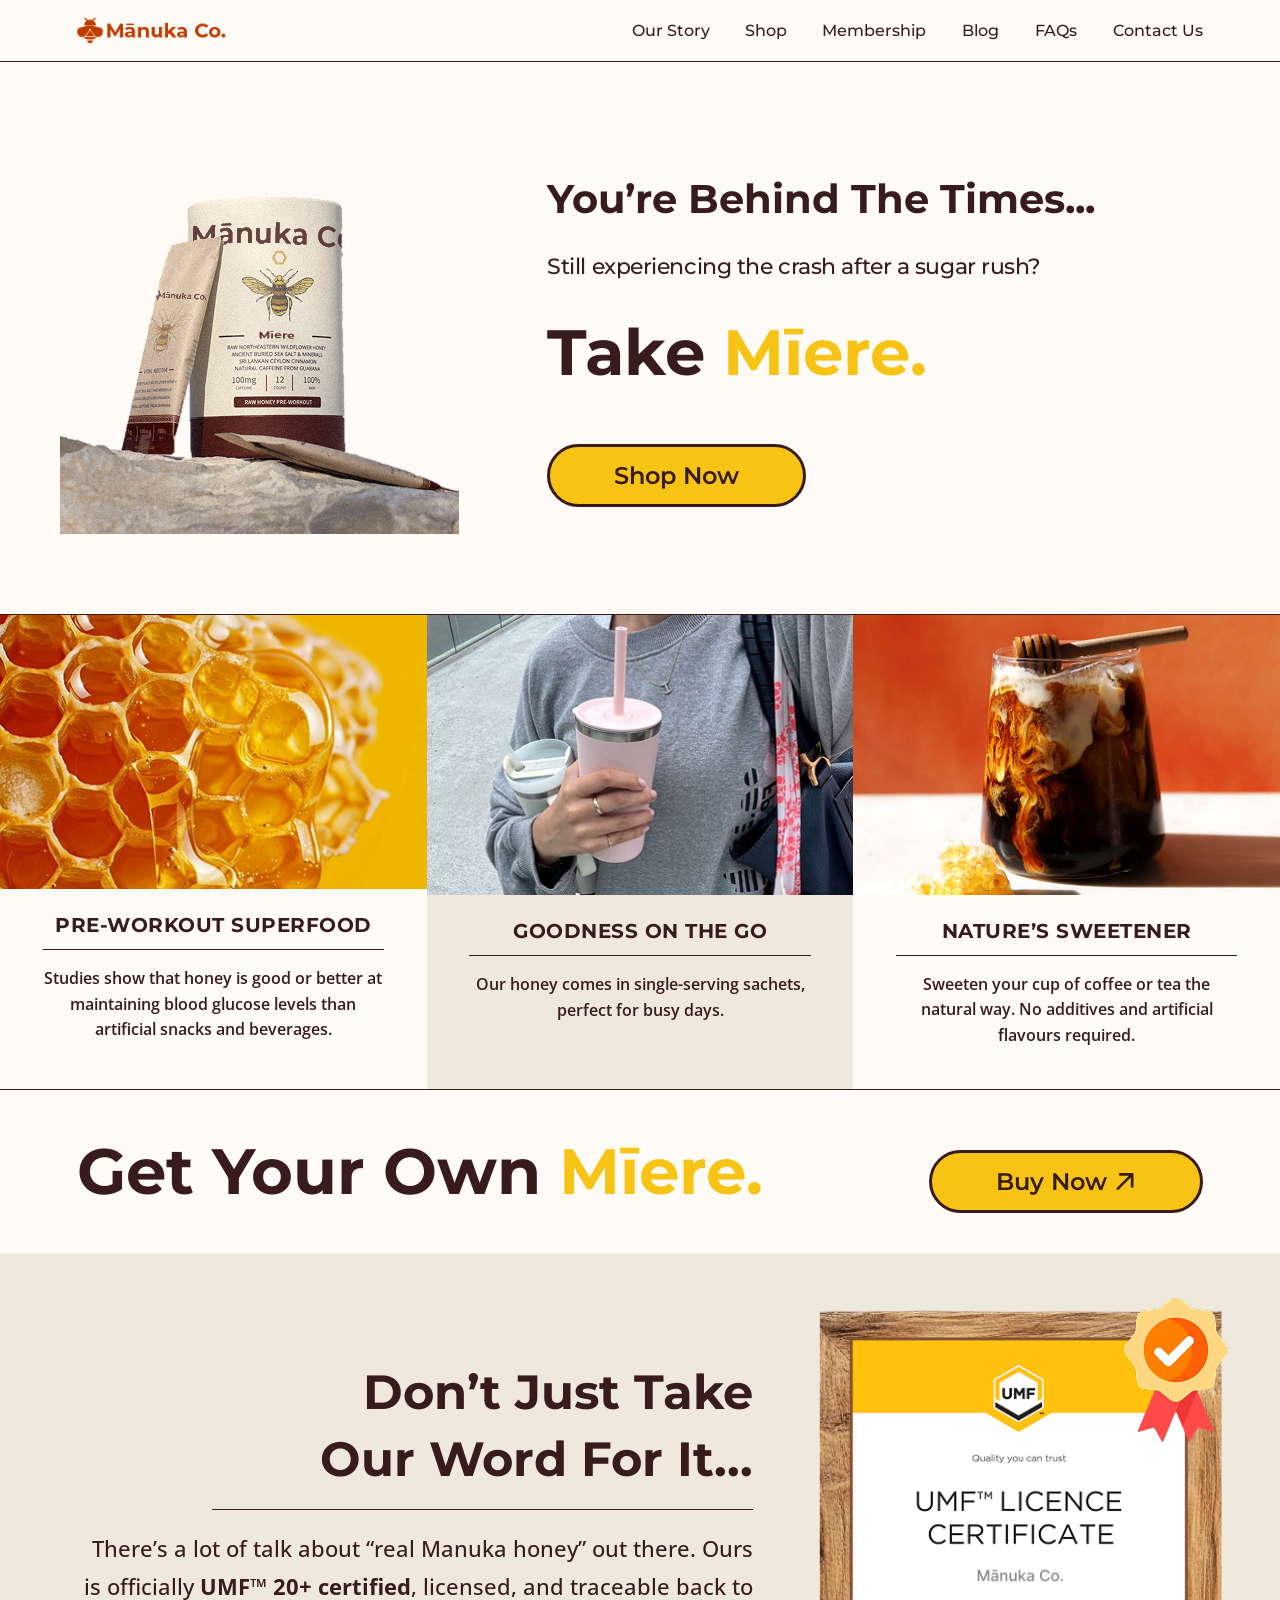
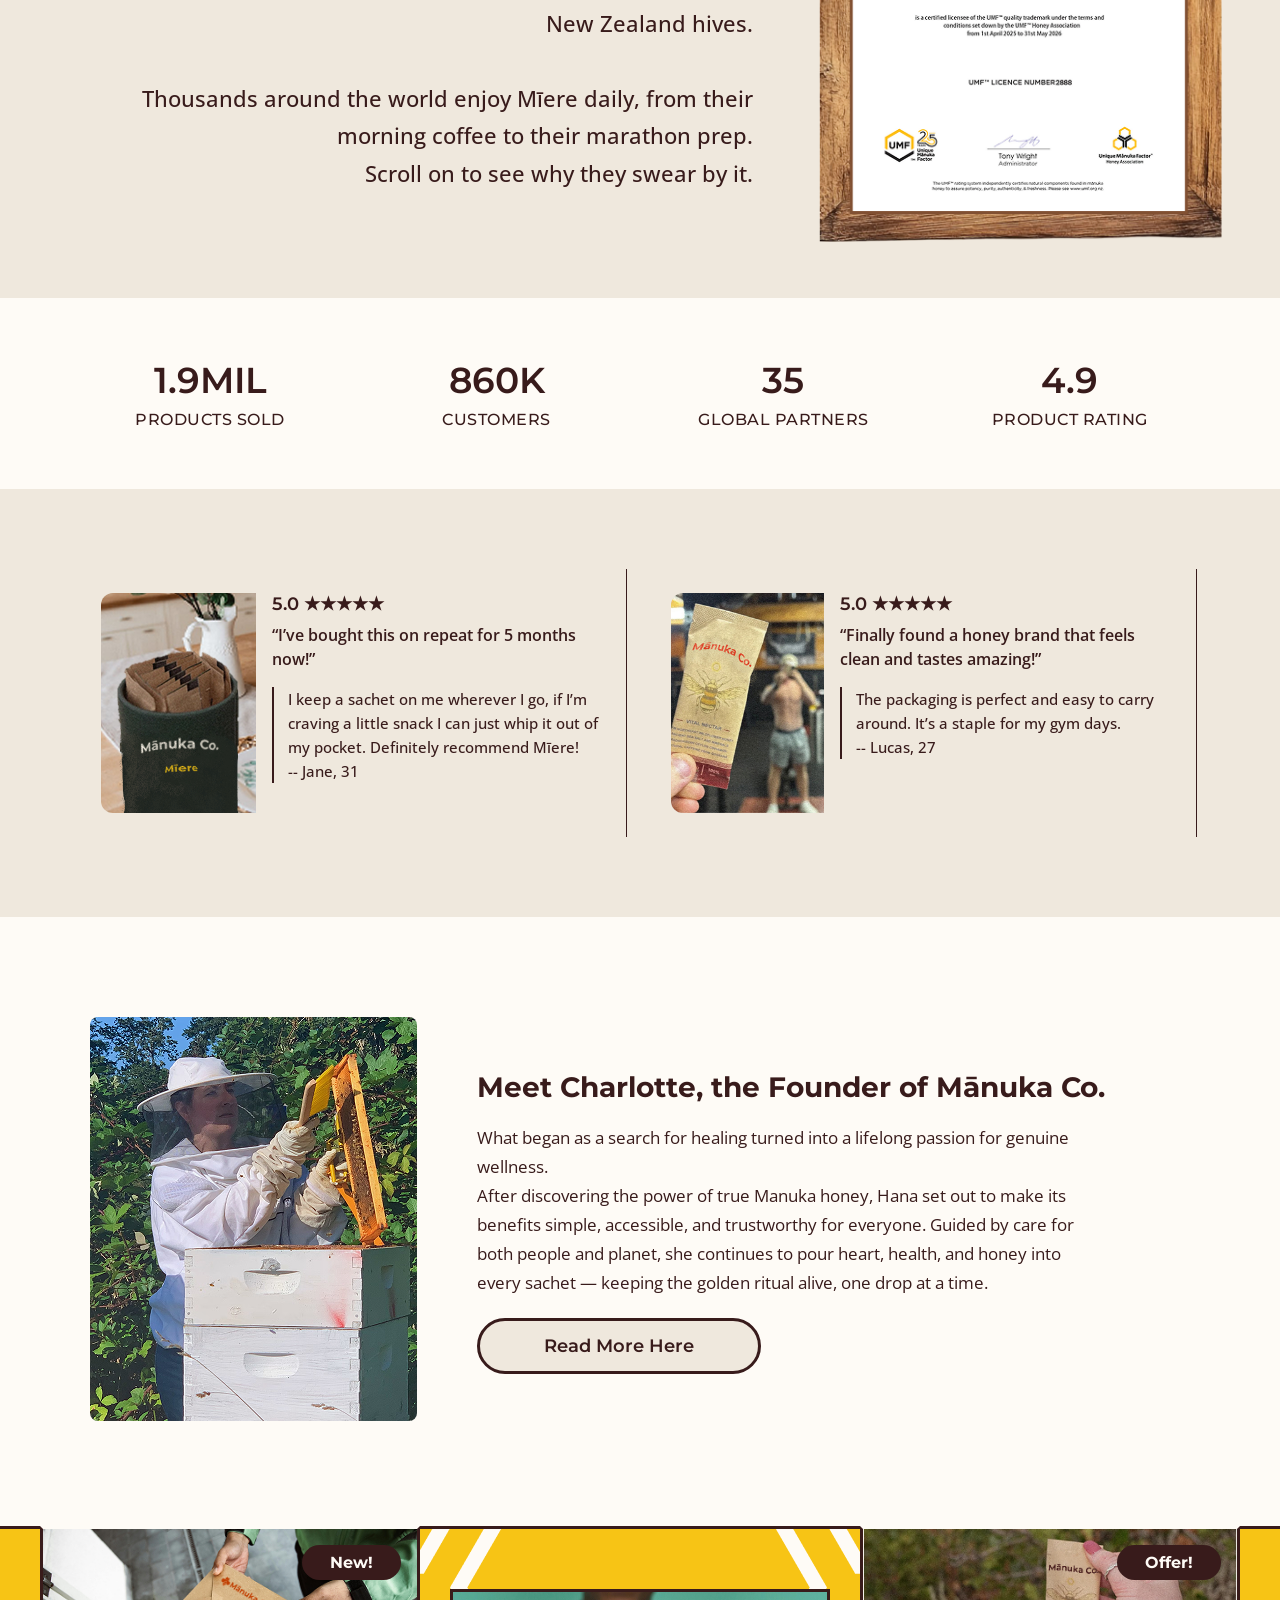
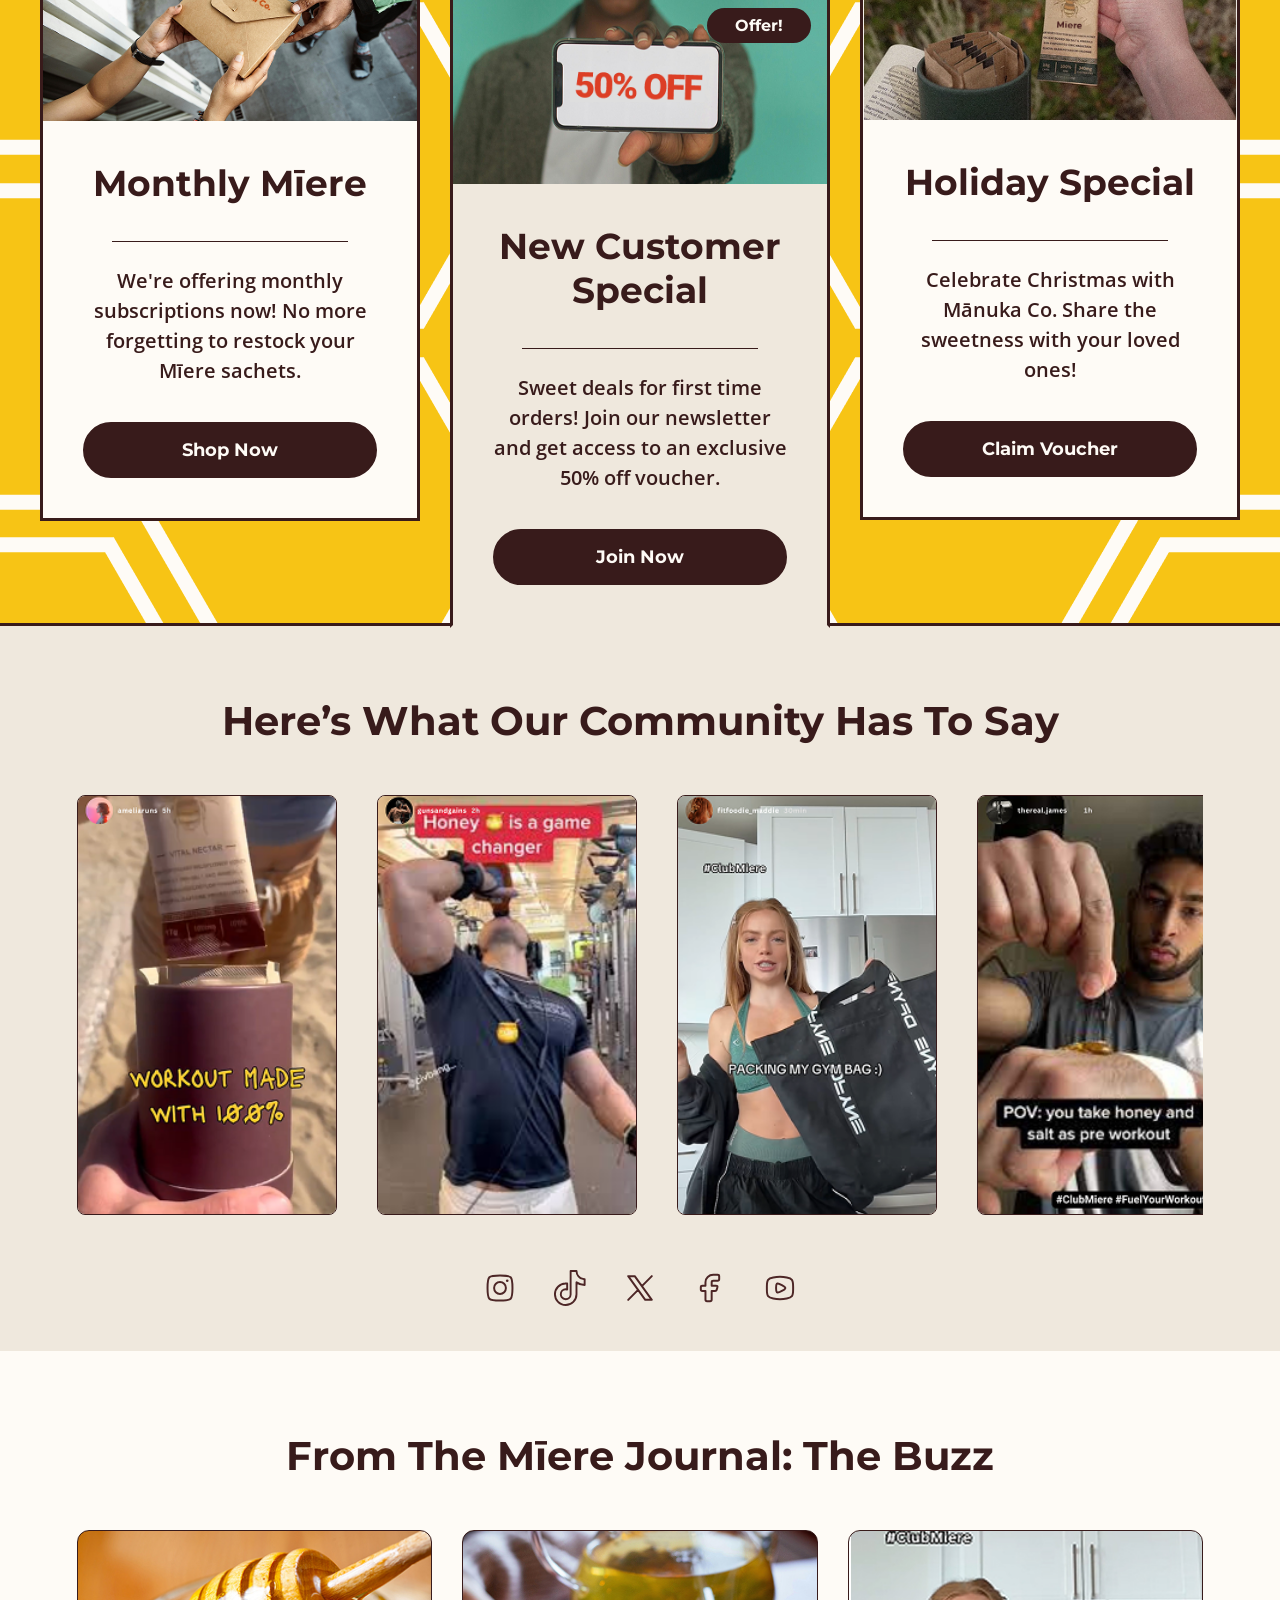
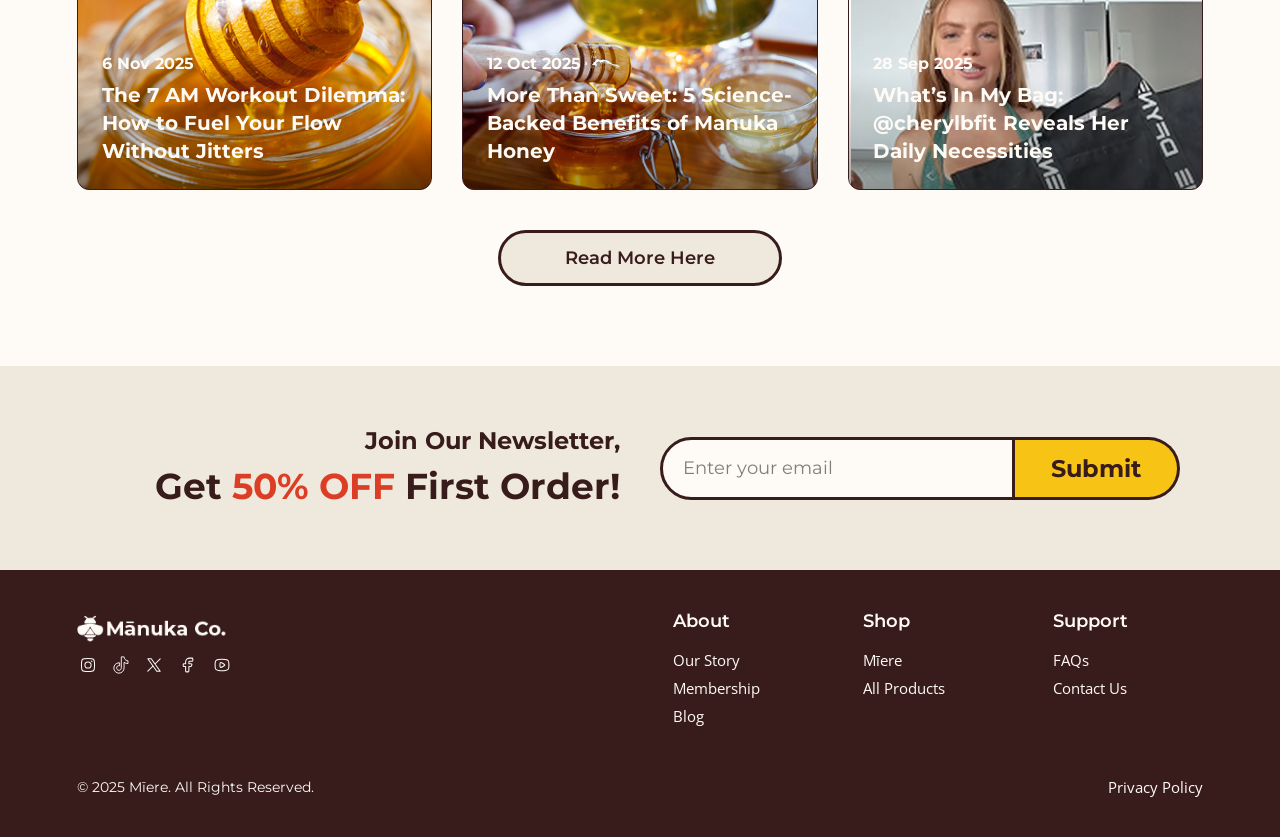
<file: index.html>
<!DOCTYPE html>
<html lang="en">
<head>
    <meta charset="UTF-8">
    <meta name="viewport" content="width=device-width, initial-scale=1.0">
    <title>Mīere Honey Sachet</title>
    <link rel="icon" type="image/x-icon" href="css/favicon/favicon.ico">
    <link href="https://fonts.googleapis.com/css2?family=Montserrat:wght@400;600&family=Open+Sans:wght@400;600&display=swap" rel="stylesheet">
    <link href="" rel="stylesheet">
    <link rel="stylesheet" href="css/story.css">
    <link rel="stylesheet" href="css/global.css">
    <link rel="stylesheet" href="css/landing.css">
</head>

<body>
    <header class="navbar">
        <div class="logo">
            <a href="index.html">
                <img src="css/imgs/ManukaCo_Long_BloodOrange.png" alt="Mīere Logo">
            </a>
        </div>

        <nav class="nav-links">
            <a href="story.html" data-text="Our Story">Our Story</a>
            <a href="shop.html" data-text="Shop">Shop</a>
            <a href="membership.html" data-text="Membership">Membership</a>
            <a href="blog.html" data-text="Blog">Blog</a>
            <a href="faq.html" data-text="FAQs">FAQs</a>
            <a href="contact.html" data-text="Contact Us">Contact Us</a>
        </nav>

        <div class="menu-toggle" id="mobile-menu">
            <span class="bar"></span>
            <span class="bar"></span>
            <span class="bar"></span>
        </div>
    </header>

    <section class="landing-hero">
        <div class="landing-hero-wrapper">
            <div class="hero-left">
                <img src="css/imgs/ManukaCo_Miere.png" alt="Mīere Honey Jar">
            </div>

            <div class="hero-right">
                <h1>You’re Behind The Times...</h1>
                <h2>Still experiencing the crash after a sugar rush?</h2>
                <h3>Take <span>Mīere.</span></h3>

                <a href="shop.html" class="shop-now-btn">Shop Now</a>
            </div>
        </div>
    </section>

    <section class="benefits-section">
        <div class="benefit-block">
            <img src="css/imgs/benefit-preworkout.png" alt="Pre-workout Superfood">
            <h3>PRE-WORKOUT SUPERFOOD</h3>
            <div class="benefit-divider"></div>
            <p>Studies show that honey is good or better at maintaining blood glucose levels than artificial snacks and beverages.</p>
        </div>

        <div class="benefit-block mid">
            <img src="css/imgs/on-the-go.png" alt="On The Go">
            <h3>GOODNESS ON THE GO</h3>
            <div class="benefit-divider"></div>
            <p>Our honey comes in single-serving sachets, perfect for busy days.</p>
        </div>

        <div class="benefit-block">
            <img src="css/imgs/nature-sweetener.png" alt="Nature's Sweetener">
            <h3>NATURE’S SWEETENER</h3>
            <div class="benefit-divider"></div>
            <p>Sweeten your cup of coffee or tea the natural way. No additives and artificial flavours required.</p>
        </div>
    </section>

    <section class="cta-banner">
        <div class="cta-text">
            <h2>Get Your Own <span>Mīere.</span></h2>
        </div>

        <div class="cta-action">
            <a href="https://shopee.sg/Forest-Fresh-Jarrah-Honey-Sachet-TA-35-13g-Honey-on-the-Go-i.250686849.19491848010" class="shop-now-btn" target="_blank" rel="noopener noreferrer">
                Buy Now
                <img src="css/icons/arrow.svg" alt="Arrow Icon">
            </a>
        </div>
    </section>

    <section class="certification-section">
        <div class="cert-left">
            <h2>Don’t Just Take <br>Our Word For It...</h2>
            <div class="cert-divider"></div>
            <p>
            There’s a lot of talk about “real Manuka honey” out there. Ours is officially 
            <strong>UMF™ 20+ certified</strong>, licensed, and traceable back to New Zealand hives.
            <br><br>
            Thousands around the world enjoy Mīere daily, from their morning coffee to their marathon prep.
            <br>
            Scroll on to see why they swear by it.
            </p>
        </div>

        <div class="cert-right">
            <div class="cert-img-container">
            <img src="css/imgs/Certificate.png" alt="Mīere Certification">
            <a href="https://www.umf.org.nz/" target="_blank" class="cert-icon">
                <img src="css/icons/cert.png" alt="UMF Certification Icon">
            </a>
            </div>
        </div>
    </section>

    <section class="stats-section">
        <div class="stat-block">
            <h3>1.9MIL</h3>
            <p>PRODUCTS SOLD</p>
        </div>
        <div class="stat-block">
            <h3>860K</h3>
            <p>CUSTOMERS</p>
        </div>
        <div class="stat-block">
            <h3>35</h3>
            <p>GLOBAL PARTNERS</p>
        </div>
        <div class="stat-block">
            <h3>4.9</h3>
            <p>PRODUCT RATING</p>
        </div>
    </section>

    <section class="reviews-section">
        <!--<h2 class="reviews-title">What Our Customers Say</h2>-->

        <div class="reviews-container">
            <div class="review-card">
            <img src="css/imgs/review-repeat.jpg" alt="Review Repeat">
            <div class="review-content">
                <p class="review-rating">5.0 ★★★★★</p>
                <p class="review-quote">“I’ve bought this on repeat for 5 months now!”</p>
                <p class="review-text">
                <span class="review-line"></span>
                I keep a sachet on me wherever I go, if I’m craving a little snack I can just whip it out of my pocket. Definitely recommend Mīere!<br>
                -- Jane, 31
                </p>
            </div>
            </div>

            <div class="review-card">
            <img src="css/imgs/review-fitness.jpg" alt="Review Fitness">
            <div class="review-content">
                <p class="review-rating">5.0 ★★★★★</p>
                <p class="review-quote">“Finally found a honey brand that feels clean and tastes amazing!”</p>
                <p class="review-text">
                <span class="review-line"></span>
                The packaging is perfect and easy to carry around. It’s a staple for my gym days.<br>
                -- Lucas, 27
                </p>
            </div>
            </div>

            <div class="review-card">
            <img src="css/imgs/review-hike.png" alt="Review Hike">
            <div class="review-content">
                <p class="review-rating">5.0 ★★★★★</p>
                <p class="review-quote">“My daily go-to for a natural energy boost before gym sessions.”</p>
                <p class="review-text">
                <span class="review-line"></span>
                Tried many supplements, but Mīere stands out for being natural and effective. The quality speaks for itself.<br>
                -- Sofia, 35
                </p>
            </div>
            </div>
        </div>
    </section>

    <section class="founder-section">
        <div class="founder-container">
            <div class="founder-img">
            <img src="css/imgs/founder.png" alt="Founder of Mīere">
            </div>

            <div class="founder-text">
            <h2>Meet Charlotte, the Founder of Mānuka Co.</h2>
            <p>
                What began as a search for healing turned into a lifelong passion for genuine wellness.<br>
                After discovering the power of true Manuka honey, Hana set out to make its benefits simple, accessible, and trustworthy for everyone. 
                Guided by care for both people and planet, she continues to pour heart, health, and honey into every sachet — keeping the golden ritual alive, one drop at a time.
            </p>

            <a href="story.html" class="support-btn">Read More Here</a>
            </div>
        </div>
    </section>

    <section class="promotions-section">
        <div class="promotions-wrapper">

            <!-- Card 1 -->
            <article class="promo-card">
            <div class="promo-pill pill-left">New!</div>

            <div class="promo-icon">
                <img src="css/imgs/monthly-miere.jpg" alt="Delivery" />
            </div>

            <h3 class="promo-title">Monthly Mīere</h3>

            <hr class="promo-divider" />

            <p class="promo-text">
                We're offering monthly subscriptions now! No more forgetting to restock
                your Mīere sachets.
            </p>

            <a href="shop.html" class="promo-btn">Shop Now</a>
            </article>

            <!-- Card 2 -->
            <article class="promo-card promo-card-highlight">
            <div class="promo-pill pill-center">Offer!</div>

            <div class="promo-icon">
                <img src="css/imgs/new-customer.png" alt="New Customer" />
            </div>

            <h3 class="promo-title">New Customer Special</h3>

            <hr class="promo-divider" />

            <p class="promo-text">
                Sweet deals for first time orders! Join our newsletter and get access
                to an exclusive 50% off voucher.
            </p>

            <a href="#newsletter" class="promo-btn open-promo-modal">Join Now</a>
            </article>

            <!-- Card 3 -->
            <article class="promo-card">
            <div class="promo-pill pill-right">Offer!</div>

            <div class="promo-icon">
                <img src="css/imgs/ManukaCo_ChristmasDeal.png" alt="Holiday Special" />
            </div>

            <h3 class="promo-title">Holiday Special</h3>

            <hr class="promo-divider" />

            <p class="promo-text">
                Celebrate Christmas with Mānuka Co. Share the sweetness with your loved
                ones!
            </p>

            <a href="#newsletter" class="promo-btn open-promo-modal">Claim Voucher</a>
            </article>
        </div>
    </section>

    <section class="socials-section">
        <div class="socials-container">

            <!-- Row 1: Title -->
            <div class="socials-title">
                <h2>Here’s What Our Community Has To Say</h2>
            </div>

            <!-- Row 2: Post Cards + Navigation -->
            <div class="socials-posts-wrapper">
                <div class="socials-posts">
                    <div class="social-post-card"><img src="css/imgs/socmed/ManuaCo_SharingHoney.png" alt="Post 2"></div>
                    <div class="social-post-card"><img src="css/imgs/socmed/ManukaCo_Gamechanger.png" alt="Post 3"></div>
                    <div class="social-post-card"><img src="css/imgs/socmed/ManukaCo_GymBag.png" alt="Post 4"></div>
                    <div class="social-post-card"><img src="css/imgs/socmed/ManukaCo_HoneyPreWorkout.jpg" alt="Post 5"></div>
                    <div class="social-post-card"><img src="css/imgs/socmed/ManukaCo_MiereHike.jpg" alt="Post 6"></div>
                    <div class="social-post-card"><img src="css/imgs/socmed/ManukaCo_Pickleball.png" alt="Post 7"></div>
                </div>
            </div>

            <!-- Row 3: Social Icons -->
            <div class="socials-icons">
                <img src="css/icons/instagram_brown.svg" alt="Instagram">
                <img src="css/icons/tiktok_brown.svg" alt="TikTok">
                <img src="css/icons/x_brown.svg" alt="Twitter">
                <img src="css/icons/facebook_brown.svg" alt="Facebook">
                <img src="css/icons/youtube_brown.svg" alt="YouTube">
            </div>
        </div>
    </section>

    <section class="blog-section">
        <div class="blog-title socials-title">
            <h2>From The Mīere Journal: The Buzz</h2>
        </div>

        <div class="blog-cards">
            <a href="blog-detail.html" class="blog-card-link">
            <article class="blog-card blog-bg-1">
                <div class="blog-card-inner">
                    <div class="blog-text">
                        <p class="blog-date">6 Nov 2025</p>
                        <h3 class="blog-heading">
                            The 7 AM Workout Dilemma: How to Fuel Your Flow Without Jitters
                        </h3>
                    </div>
                </div>
            </article>
            </a>

            <a href="blog-detail.html" class="blog-card-link">
            <article class="blog-card blog-bg-2">
            <div class="blog-card-inner">
                <div class="blog-text">
                <p class="blog-date">12 Oct 2025</p>
                <h3 class="blog-heading">
                    More Than Sweet: 5 Science-Backed Benefits of Manuka Honey
                </h3>
                </div>
            </div>
            </article></a>

            <a href="blog-detail.html" class="blog-card-link">
            <article class="blog-card blog-bg-3">
            <div class="blog-card-inner">
                <div class="blog-text">
                <p class="blog-date">28 Sep 2025</p>
                <h3 class="blog-heading">
                    What’s In My Bag: @cherylbfit Reveals Her Daily Necessities
                </h3>
                </div>
            </div>
            </article></a>
        </div>

        <div class="blog-readmore">
            <a href="blog.html" class="support-btn">Read More Here</a>
        </div>
    </section>

    <section class="newsletter-cta">
        <div class="newsletter-left">
            <h3>Join Our Newsletter,</h3>
            <h2>Get <span>50% OFF</span> First Order!</h2>
        </div>

        <div class="newsletter-right">
            <form class="newsletter-form" onsubmit="event.preventDefault();">
            <input 
                type="email" 
                placeholder="Enter your email" 
                class="newsletter-input"
            >
            <button type="submit" class="newsletter-submit">Submit</button>
            </form>
        </div>
    </section>

    <footer class="footer">
        <div class="footer-top">
            <div class="footer-col footer-brand">
                <div class="logo">
                    <a href="index.html">
                        <img src="css/imgs/ManukaCo_Long_Cream.png" alt="Mīere Logo">
                    </a>
                </div>
                <div class="social-icons">
                    <img src="css/icons/instagram.svg" alt="Instagram">
                    <img src="css/icons/tiktok.svg" alt="TikTok">
                    <img src="css/icons/x.svg" alt="Twitter">
                    <img src="css/icons/facebook.svg" alt="Facebook">
                    <img src="css/icons/youtube.svg" alt="YouTube">
                </div>
            </div>

            <div class="footer-col">
                <h4>About</h4>
                <p><a href="story.html">Our Story</a></p>
                <p><a href="membership.html">Membership</a></p>
                <p><a href="blog.html">Blog</p></a>
            </div>
            <div class="footer-col">
                <h4>Shop</h4>
                <p><a href="shop-detail.html">Mīere</a></p>
                <p><a href="shop.html">All Products</a></p>
            </div>
            <div class="footer-col">
                <h4>Support</h4>
                <p><a href="faq.html">FAQs</a></p>
                <p><a href="contact.html">Contact Us</a></p>
            </div>
        </div>

        <div class="footer-bottom">
            <p class="left">© 2025 Mīere. All Rights Reserved.</p>
            <div class="right">
                <p><a href=privacy-policy.html>Privacy Policy</p></a>
            </div>
        </div>
    </footer>

    <!-- === Promo Popup Modal === -->
    <div id="promoModal" class="promo-modal" role="dialog" aria-modal="true">
        <div class="promo-modal-backdrop" id="promoModalBackdrop"></div>

        <div class="promo-modal-content">
            <!-- CLOSE BUTTON -->
            <button class="promo-modal-close" id="promoModalClose" aria-label="Close popup">
                &times;
            </button>

            <!-- LEFT COLUMN -->
            <div class="promo-modal-left">
                <h2>Your Sweet Deal Awaits 🍯</h2>
                <p>Join Club Miere and claim your voucher instantly.</p>
            </div>

            <!-- RIGHT COLUMN -->
            <div class="promo-modal-right">
                <p class="promo-modal-lead">Enter your email to unlock:</p>

                <ul class="promo-modal-list">
                    <li>Exclusive drops</li>
                    <li>First-dibs access</li>
                    <li>Member-only deals</li>
                </ul>

                <form class="newsletter-form" onsubmit="event.preventDefault();">
                <input 
                    type="email" 
                    placeholder="Enter your email" 
                    class="newsletter-input"
                >
                <button type="submit" class="newsletter-submit">Submit</button>
                </form>

                <div id="promoMsg"></div>
            </div>
        </div>
    </div>

    <!-- JavaScript for Mobile Menu Toggle -->
    <script>
        const menu = document.getElementById('mobile-menu');
        const navLinks = document.querySelector('.nav-links');

        menu.addEventListener('click', () => {
        navLinks.classList.toggle('active');
        menu.classList.toggle('active');
        });
    </script>

    <!-- JavaScript for scroll animation -->
    <script>
    document.addEventListener('DOMContentLoaded', () => {
        const slider = document.querySelector('.reviews-container');
        if (!slider) return;

        let isDown = false;
        let startX;
        let scrollLeft;

        slider.addEventListener('mousedown', (e) => {
        isDown = true;
        slider.classList.add('is-dragging');
        startX = e.pageX - slider.offsetLeft;
        scrollLeft = slider.scrollLeft;
        });

        slider.addEventListener('mouseleave', () => {
        isDown = false;
        slider.classList.remove('is-dragging');
        });

        slider.addEventListener('mouseup', () => {
        isDown = false;
        slider.classList.remove('is-dragging');
        });

        slider.addEventListener('mousemove', (e) => {
        if (!isDown) return;
        e.preventDefault();
        const x = e.pageX - slider.offsetLeft;
        const walk = (x - startX) * 1.5; // adjust multiplier for speed
        slider.scrollLeft = scrollLeft - walk;
        });
    });
    </script>

    <script>
    document.addEventListener('DOMContentLoaded', () => {
    const track = document.querySelector('.socials-posts');
    const section = document.querySelector('.socials-section');
    if (!track || !section) return;

    /* =============================
        1. Duplicate slides for loop
    ============================== */
    const cards = Array.from(track.children);
    cards.forEach(card => {
        const clone = card.cloneNode(true);
        track.appendChild(clone);      // now content is doubled
    });

    let isDragging = false;
    let isInView = false;
    let startX = 0;
    let scrollStart = 0;
    const SPEED = 0.7;               // px per frame, tweak for faster/slower

    /* =============================
        2. Drag-to-scroll (desktop)
    ============================== */
    track.addEventListener('mousedown', (e) => {
        isDragging = true;
        track.classList.add('is-dragging');
        startX = e.pageX;
        scrollStart = track.scrollLeft;
    });

    window.addEventListener('mouseup', () => {
        isDragging = false;
        track.classList.remove('is-dragging');
    });

    track.addEventListener('mouseleave', () => {
        isDragging = false;
        track.classList.remove('is-dragging');
    });

    track.addEventListener('mousemove', (e) => {
        if (!isDragging) return;
        e.preventDefault();
        const dx = e.pageX - startX;
        track.scrollLeft = scrollStart - dx;
    });

    /* =============================
        3. Touch – just pause auto
    ============================== */
    track.addEventListener('touchstart', () => {
        isDragging = true;
    }, { passive: true });

    track.addEventListener('touchend', () => {
        isDragging = false;
    }, { passive: true });

    /* =========================================
        4. Start/stop auto-scroll when in view
    ========================================== */
    const observer = new IntersectionObserver((entries) => {
        entries.forEach(entry => {
        if (entry.target === section) {
            isInView = entry.isIntersecting;
        }
        });
    }, { threshold: 0.2 });  // 20% of section visible

    observer.observe(section);

    /* =============================
        5. Infinite auto-scroll loop
    ============================== */
    function animate() {
        if (isInView && !isDragging) {
        track.scrollLeft += SPEED;

        const loopWidth = track.scrollWidth / 2; // original content width
        if (track.scrollLeft >= loopWidth) {
            // wrap smoothly back into first half
            track.scrollLeft -= loopWidth;
        }
        }
        requestAnimationFrame(animate);
    }

    animate();
    });
    </script>

    <script>
    // Buttons that should open the promo modal
    document.querySelectorAll('.promo-btn.open-promo-modal').forEach(btn => {
    btn.addEventListener('click', e => {
        e.preventDefault(); // stop jumping
        document.getElementById('promoModal').style.display = 'flex';
    });
    });

    // Close button
    document.getElementById('promoModalClose').addEventListener('click', () => {
    document.getElementById('promoModal').style.display = 'none';
    });

    // Click outside modal
    document.getElementById('promoModalBackdrop').addEventListener('click', () => {
    document.getElementById('promoModal').style.display = 'none';
    });
    </script>

</body>
</html>
</file>
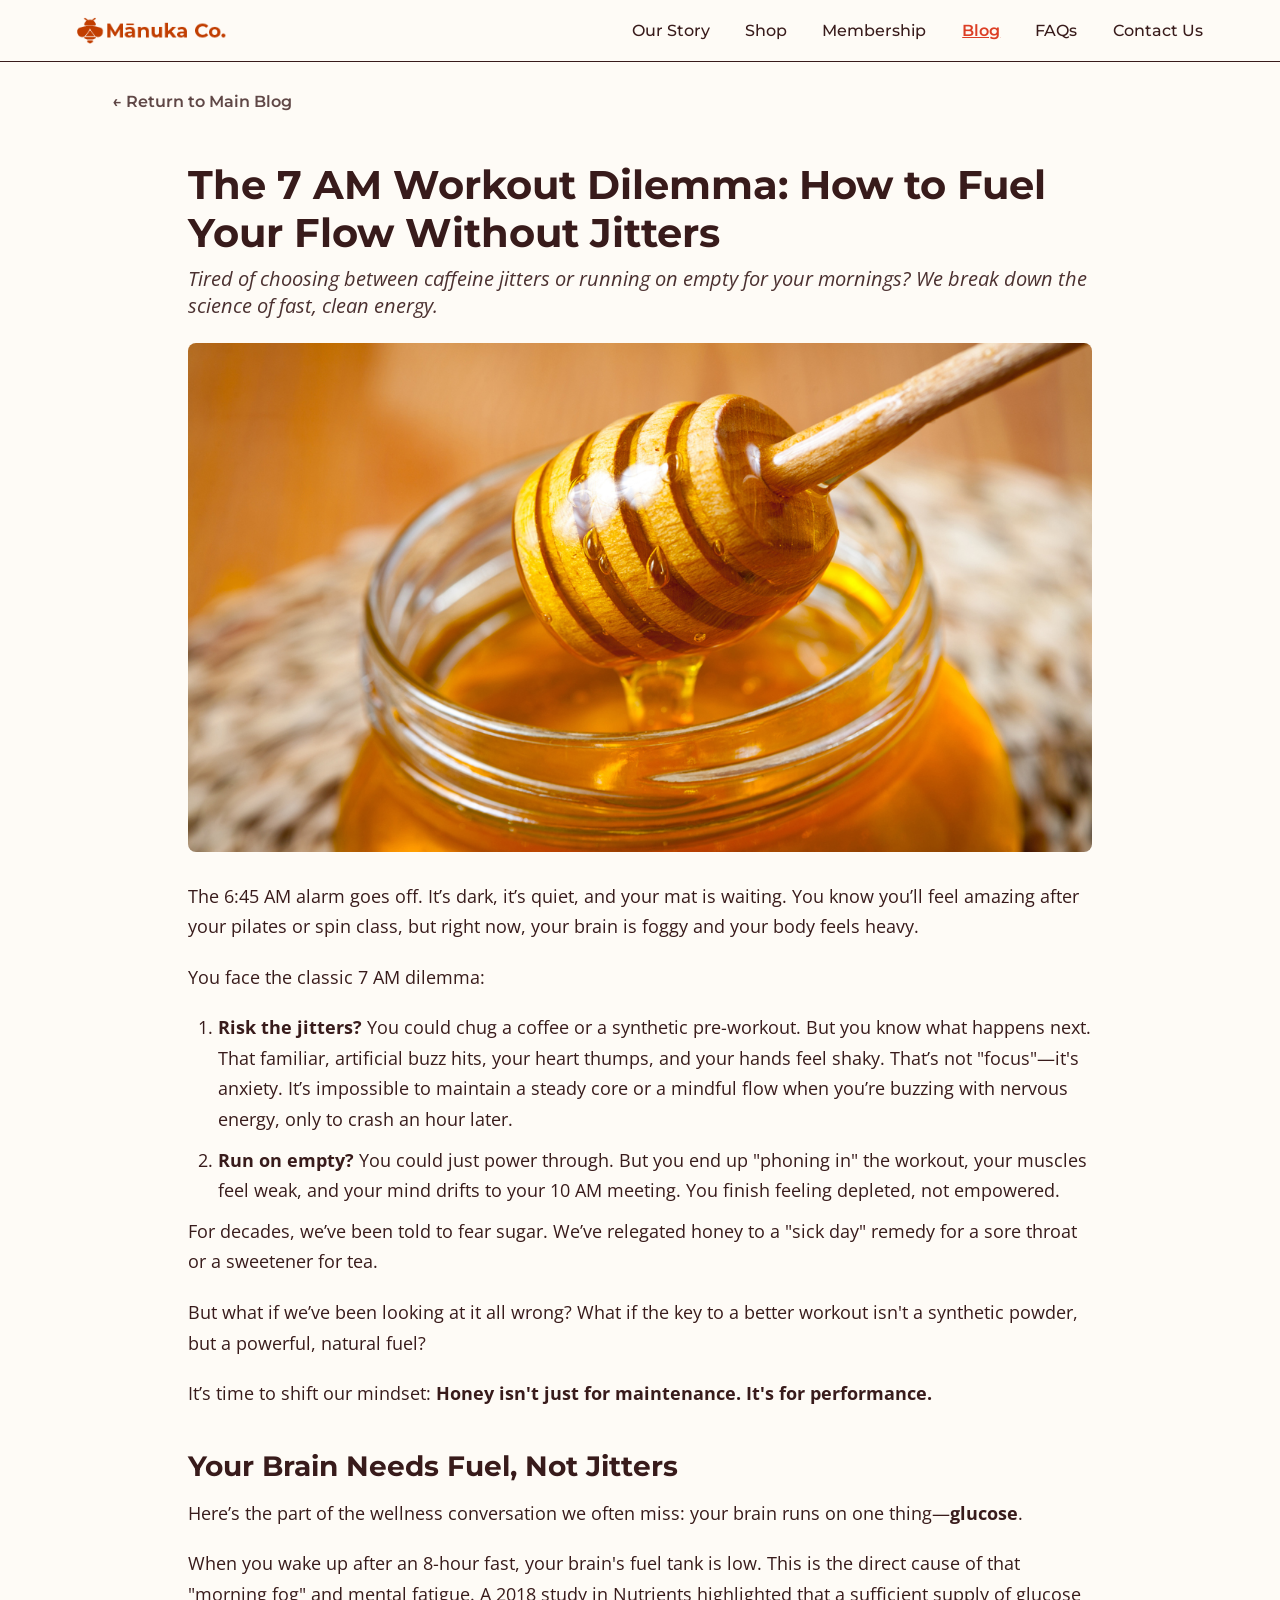
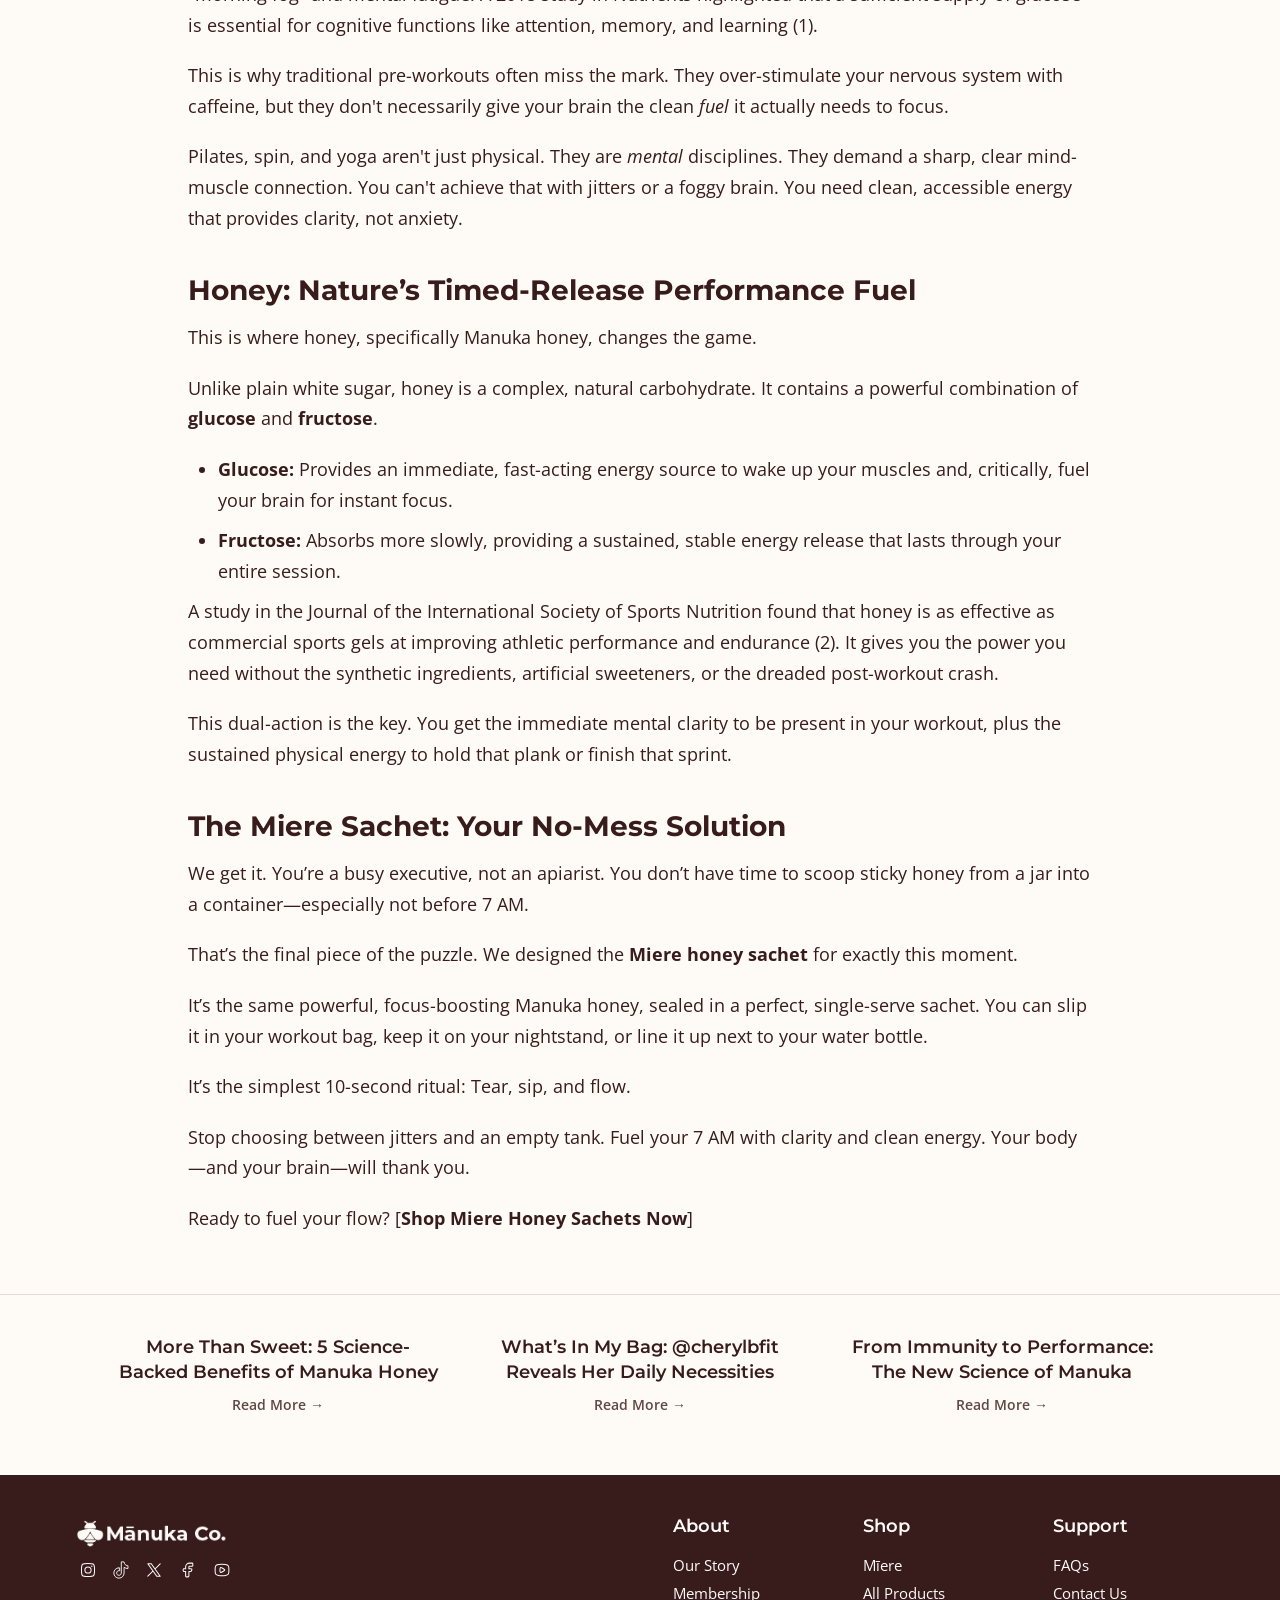
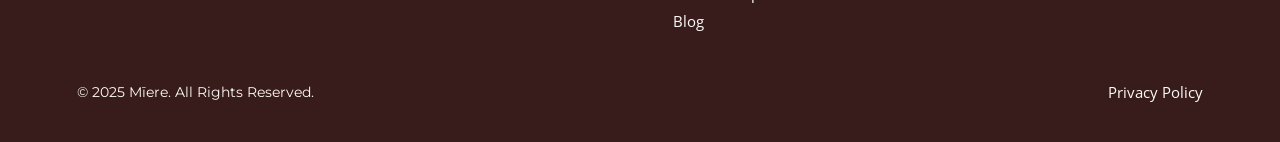
<file: blog-detail.html>
<!doctype html>
<html lang="en">
<body class="page-blog-detail">
    <meta charset="UTF-8">
    <meta name="viewport" content="width=device-width, initial-scale=1.0">
    <title>The 7 AM Workout Dilemma - Blog | Manuka Co.</title>

    <link rel="icon" type="image/x-icon" href="css/favicon/favicon.ico">
    <link rel="preconnect" href="https://fonts.googleapis.com">
    <link rel="preconnect" href="https://fonts.gstatic.com" crossorigin>
    <link href="https://fonts.googleapis.com/css2?family=Montserrat:ital,wght@0,100..900;1,100..900&family=Open+Sans:ital,wght@0,300..800;1,300..800&display=swap" rel="stylesheet">
    
    <link rel="stylesheet" href="css/global.css">
    <link rel="stylesheet" href="css/blog-detail.css">
</head>

<body>
    <div class="page">
        <div class="container">
            <header class="navbar">
                <div class="logo">
                    <a href="index.html">
                        <img src="css/imgs/ManukaCo_Long_BloodOrange.png" alt="Mīere Logo">
                    </a>
                </div>
                <nav class="nav-links">
                    <a href="story.html" data-text="Our Story">Our Story</a>
                    <a href="shop.html" data-text="Shop">Shop</a>
                    <a href="membership.html" data-text="Membership">Membership</a>
                    <a href="blog.html" class="active" data-text="Blog">Blog</a>
                    <a href="faq.html" data-text="FAQs">FAQs</a>
                    <a href="contact.html" data-text="Contact Us">Contact Us</a>
                </nav>
                <div class="menu-toggle" id="mobile-menu">
                    <span class="bar"></span>
                    <span class="bar"></span>
                    <span class="bar"></span>
                </div>
            </header>
            

            <main class="blog-container">
                
                <a href="blog.html" class="btn-return">← Return to Main Blog</a>

                <div class="blog-detail-wrapper">
                    <article class="blog-feature-full">
                        <h2>The 7 AM Workout Dilemma: How to Fuel Your Flow Without Jitters</h2>
                        <p class="blurb">Tired of choosing between caffeine jitters or running on empty for your mornings? We break down the science of fast, clean energy.</p>
                        
                        <img src="css/imgs/health-benefits-of-honey.jpg" alt="Honey dipper in a jar of golden honey">

                        <div class="article-content-full">
                            <p>The 6:45 AM alarm goes off. It’s dark, it’s quiet, and your mat is waiting. You know you’ll feel amazing after your pilates or spin class, but right now, your brain is foggy and your body feels heavy.</p>
                            <p>You face the classic 7 AM dilemma:</p>
                            <ol>
                                <li><b>Risk the jitters?</b> You could chug a coffee or a synthetic pre-workout. But you know what happens next. That familiar, artificial buzz hits, your heart thumps, and your hands feel shaky. That’s not "focus"—it's anxiety. It’s impossible to maintain a steady core or a mindful flow when you’re buzzing with nervous energy, only to crash an hour later.</li>
                                <li><b>Run on empty?</b> You could just power through. But you end up "phoning in" the workout, your muscles feel weak, and your mind drifts to your 10 AM meeting. You finish feeling depleted, not empowered.</li>
                            </ol>
                            <p>For decades, we’ve been told to fear sugar. We’ve relegated honey to a "sick day" remedy for a sore throat or a sweetener for tea.</p>
                            <p>But what if we’ve been looking at it all wrong? What if the key to a better workout isn't a synthetic powder, but a powerful, natural fuel?</p>
                            <p>It’s time to shift our mindset: <b>Honey isn't just for maintenance. It's for performance.</b></p>

                            <h3>Your Brain Needs Fuel, Not Jitters</h3>
                            <p>Here’s the part of the wellness conversation we often miss: your brain runs on one thing—<b>glucose</b>.</p>
                            <p>When you wake up after an 8-hour fast, your brain's fuel tank is low. This is the direct cause of that "morning fog" and mental fatigue. A 2018 study in Nutrients highlighted that a sufficient supply of glucose is essential for cognitive functions like attention, memory, and learning (1).</p>
                            <p>This is why traditional pre-workouts often miss the mark. They over-stimulate your nervous system with caffeine, but they don't necessarily give your brain the clean <i>fuel</i> it actually needs to focus.</p>
                            <p>Pilates, spin, and yoga aren't just physical. They are <i>mental</i> disciplines. They demand a sharp, clear mind-muscle connection. You can't achieve that with jitters or a foggy brain. You need clean, accessible energy that provides clarity, not anxiety.</p>

                            <h3>Honey: Nature’s Timed-Release Performance Fuel</h3>
                            <p>This is where honey, specifically Manuka honey, changes the game.</p>
                            <p>Unlike plain white sugar, honey is a complex, natural carbohydrate. It contains a powerful combination of <b>glucose</b> and <b>fructose</b>.</p>
                            <ul>
                                <li><b>Glucose:</b> Provides an immediate, fast-acting energy source to wake up your muscles and, critically, fuel your brain for instant focus.</li>
                                <li><b>Fructose:</b> Absorbs more slowly, providing a sustained, stable energy release that lasts through your entire session.</li>
                            </ul>
                            <p>A study in the Journal of the International Society of Sports Nutrition found that honey is as effective as commercial sports gels at improving athletic performance and endurance (2). It gives you the power you need without the synthetic ingredients, artificial sweeteners, or the dreaded post-workout crash.</p>
                            <p>This dual-action is the key. You get the immediate mental clarity to be present in your workout, plus the sustained physical energy to hold that plank or finish that sprint.</p>
                            
                            <h3>The Miere Sachet: Your No-Mess Solution</h3>
                            <p>We get it. You’re a busy executive, not an apiarist. You don’t have time to scoop sticky honey from a jar into a container—especially not before 7 AM.</p>
                            <p>That’s the final piece of the puzzle. We designed the <b>Miere honey sachet</b> for exactly this moment.</p>
                            <p>It’s the same powerful, focus-boosting Manuka honey, sealed in a perfect, single-serve sachet. You can slip it in your workout bag, keep it on your nightstand, or line it up next to your water bottle.</p>
                            <p>It’s the simplest 10-second ritual: Tear, sip, and flow.</p>
                            <p>Stop choosing between jitters and an empty tank. Fuel your 7 AM with clarity and clean energy. Your body—and your brain—will thank you.</p>
                            <p>Ready to fuel your flow? [<b>Shop Miere Honey Sachets Now</b>]</p>
                        </div>
                        <button id="scrollTopBtn" title="Go to top">↑</button>
                    </article>
                </div> <section class="blog-next-grid">
                    <div class="next-article-item">
                        <h5>More Than Sweet: 5 Science-Backed Benefits of Manuka Honey</h5>
                        <a href="blog-detail.html">Read More →</a>
                    </div>
                    <div class="next-article-item">
                        <h5>What’s In My Bag: @cherylbfit Reveals Her Daily Necessities</h5>
                        <a href="blog-detail.html">Read More →</a>
                    </div>
                    <div class="next-article-item">
                        <h5>From Immunity to Performance: The New Science of Manuka</h5>
                        <a href="blog-detail.html">Read More →</a>
                    </div>
                </section>
            </main>

            <footer class="footer">
                <div class="footer-top">
                        <div class="footer-col footer-brand">
                            <div class="logo">
                                <a href="index.html">
                                    <img src="css/imgs/ManukaCo_Long_Cream.png" alt="Mīere Logo">
                                </a>
                            </div>
                            <div class="social-icons">
                                <img src="css/icons/instagram.svg" alt="Instagram">
                                <img src="css/icons/tiktok.svg" alt="TikTok">
                                <img src="css/icons/x.svg" alt="Twitter">
                                <img src="css/icons/facebook.svg" alt="Facebook">
                                <img src="css/icons/youtube.svg" alt="YouTube">
                            </div>
                        </div>

                        <div class="footer-col">
                            <h4>About</h4>
                            <p><a href="story.html">Our Story</a></p>
                            <p><a href="membership.html">Membership</a></p>
                            <p><a href="blog.html">Blog</p></a>
                        </div>
                        <div class="footer-col">
                            <h4>Shop</h4>
                            <p><a href="shop-detail.html">Mīere</a></p>
                            <p><a href="shop.html">All Products</a></p>
                        </div>
                        <div class="footer-col">
                            <h4>Support</h4>
                            <p><a href="faq.html">FAQs</a></p>
                            <p><a href="contact.html">Contact Us</a></p>
                        </div>
                    </div>

                    <div class="footer-bottom">
                        <p class="left">© 2025 Mīere. All Rights Reserved.</p>
                        <div class="right">
                            <p><a href=privacy-policy.html>Privacy Policy</p></a>
                        </div>
                    </div>
            </footer>
        </div>
    </div>

    <script>
        /* JavaScript for Mobile Menu Toggle */
        const menu = document.getElementById('mobile-menu');
        const navLinks = document.querySelector('.nav-links');

        menu.addEventListener('click', () => {
            navLinks.classList.toggle('active');
            menu.classList.toggle('active');
        });

        /* JavaScript for Scroll to Top Button */
        const scrollTopBtn = document.getElementById('scrollTopBtn');

        // Show button when user scrolls down
        window.onscroll = function() {
            if (document.body.scrollTop > 100 || document.documentElement.scrollTop > 100) {
                scrollTopBtn.style.display = "block";
            } else {
                scrollTopBtn.style.display = "none";
            }
        };

        // Scroll to top when clicked
        scrollTopBtn.addEventListener('click', () => {
            window.scrollTo({top: 0, behavior: 'smooth'});
        });
    </script>
</body>
</html>
</file>
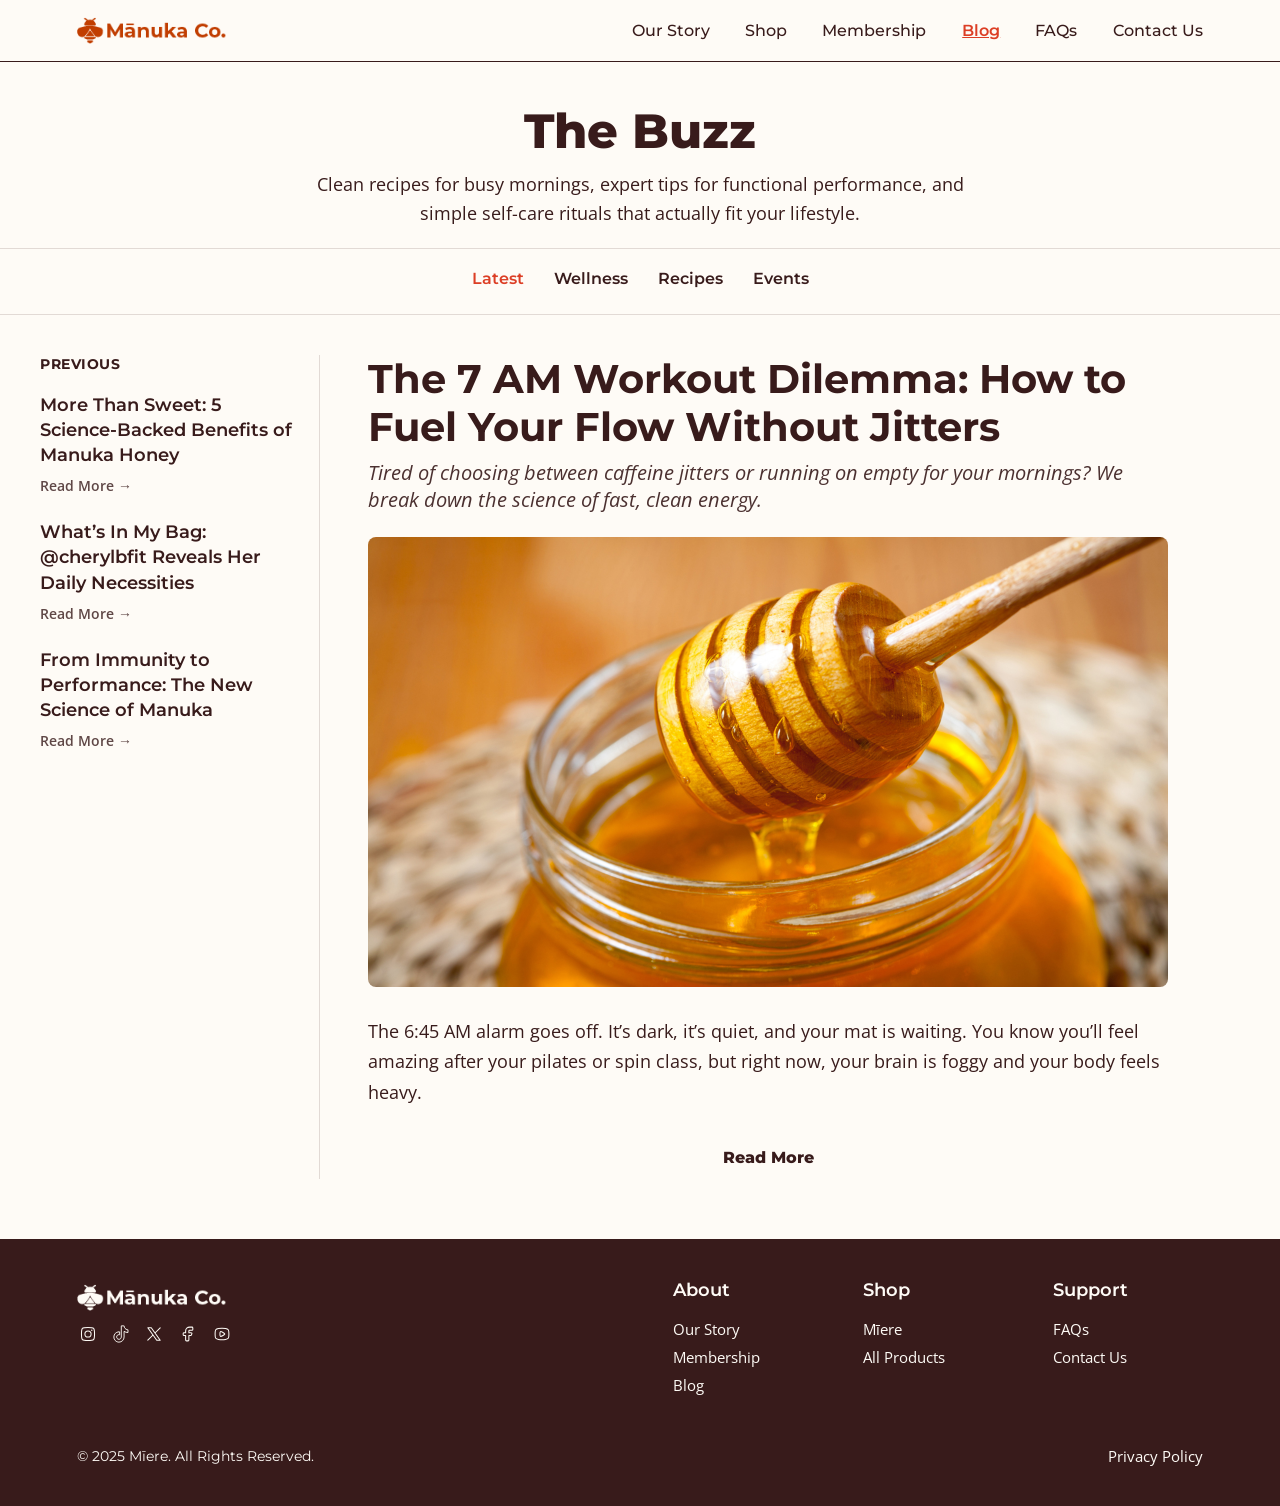
<file: blog.html>
<!doctype html>
<html lang="en">
<head>
    <meta charset="UTF-8">
    <meta name="viewport" content="width=device-width, initial-scale=1.0">
    <title>The Buzz - Blog | Manuka Co.</title>
    <link rel="icon" type="image/x-icon" href="css/favicon/favicon.ico">
    <link rel="preconnect" href="https://fonts.googleapis.com">
    <link rel="preconnect" href="https://fonts.gstatic.com" crossorigin>
    <link href="https://fonts.googleapis.com/css2?family=Montserrat:ital,wght@0,100..900;1,100..900&family=Open+Sans:ital,wght@0,300..800;1,300..800&display=swap" rel="stylesheet">
    
    <link rel="stylesheet" href="css/global.css">
    <link rel="stylesheet" href="css/blog.css">
</head>

<body>
    <div class="page">
        <div class="container">
            <header class="navbar">
                <div class="logo">
                    <a href="index.html">
                        <img src="css/imgs/ManukaCo_Long_BloodOrange.png" alt="Mīere Logo">
                    </a>
                </div>
                <nav class="nav-links">
                    <a href="story.html" data-text="Our Story">Our Story</a>
                    <a href="shop.html" data-text="Shop">Shop</a>
                    <a href="membership.html" data-text="Membership">Membership</a>
                    <a href="blog.html" class="active" data-text="Blog">Blog</a>
                    <a href="faq.html" data-text="FAQs">FAQs</a>
                    <a href="contact.html" data-text="Contact Us">Contact Us</a>
                </nav>
                <div class="menu-toggle" id="mobile-menu">
                    <span class="bar"></span>
                    <span class="bar"></span>
                    <span class="bar"></span>
                </div>
            </header>

            <main class="blog-container">
                
                <section class="blog-header">
                    <h1>The Buzz</h1>
                    <p class="lead">Clean recipes for busy mornings, expert tips for functional performance, and simple self-care rituals that actually fit your lifestyle.</p>
                </section>

                <nav class="blog-subnav">
                    <a href="#" class="subnav-link active">Latest</a>
                    <a href="#" class="subnav-link">Wellness</a>
                    <a href="#" class="subnav-link">Recipes</a>
                    <a href="#" class="subnav-link">Events</a>
                </nav>

                <div class="blog-layout-wrapper">

                    <aside class="blog-previous" id="previous-articles">
                        <h4>Previous</h4>
                        <div class="previous-article-item">
                            <h5>More Than Sweet: 5 Science-Backed Benefits of Manuka Honey</h5>
                            <a href="blog-detail.html">Read More →</a>
                        </div>
                        <div class="previous-article-item">
                            <h5>What’s In My Bag: @cherylbfit Reveals Her Daily Necessities</h5>
                            <a href="blog-detail.html">Read More →</a>
                        </div>
                        <div class="previous-article-item">
                            <h5>From Immunity to Performance: The New Science of Manuka</h5>
                            <a href="blog-detail.html">Read More →</a>
                        </div>
                    </aside>

                    <div class="blog-feature-area">
                        <div class="blog-content-viewport">
                            <div class="blog-content-track">
                                
                                <div class="blog-content-slide">
                                    <article class="blog-feature">
                                        <h2>The 7 AM Workout Dilemma: How to Fuel Your Flow Without Jitters</h2>
                                        <p class="blurb">Tired of choosing between caffeine jitters or running on empty for your mornings? We break down the science of fast, clean energy.</p>
                                        <img src="css/imgs/health-benefits-of-honey.jpg" alt="Honey dipper in a jar of golden honey">
                                        
                                        <div class="article-content-wrapper">
                                            <div class="article-content-preview">
                                                <p>The 6:45 AM alarm goes off. It’s dark, it’s quiet, and your mat is waiting. You know you’ll feel amazing after your pilates or spin class, but right now, your brain is foggy and your body feels heavy.</p>
                                                <p>You face the classic 7 AM dilemma...</p>
                                            </div>
                                            <div class="read-more-fade"></div>
                                        </div>
                                        <a href="blog-detail.html" class="btn-read-more">Read More</a>
                                    </article>
                                </div>

                                <div class="blog-content-slide">
                                    <article class="blog-feature">
                                        <h2>Miere: Restoring Work-Life Balance</h2>
                                        <p class="blurb">How does Miere help you find balance in a busy world?</p>
                                        <img src="css/imgs/Miere_HoneyWellness.png" alt="Miere promoting a balanced lifestyle">
                                        <div class="article-content-wrapper">
                                            <div class="article-content-preview">
                                                <p>The 6:45 AM alarm goes off. It’s dark, it’s quiet, and your mat is waiting. You know you’ll feel amazing after your pilates or spin class, but right now, your brain is foggy and your body feels heavy.</p>
                                                <p>You face the classic 7 AM dilemma...</p>
                                            </div>
                                            <div class="read-more-fade"></div>
                                        </div>
                                        <a href="blog-detail.html" class="btn-read-more">Read More</a>
                                    </article>
                                </div>
                                
                                <div class="blog-content-slide">
                                    <article class="blog-feature">
                                        <h2>Hustle Recipes: 2-minute Energy Boosts with Miere</h2>
                                        <p class="blurb">Meal prep made easy with Miere!</p>
                                        <img src="css/imgs/Miere_HustleRecipes.png" alt="Honey comb bites">
                                        <div class="article-content-wrapper">
                                            <div class="article-content-preview">
                                                <p>The 6:45 AM alarm goes off. It’s dark, it’s quiet, and your mat is waiting. You know you’ll feel amazing after your pilates or spin class, but right now, your brain is foggy and your body feels heavy.</p>
                                                <p>You face the classic 7 AM dilemma...</p>
                                            </div>
                                            <div class="read-more-fade"></div>
                                        </div>
                                        <a href="blog-detail.html" class="btn-read-more">Read More</a>
                                    </article>
                                </div>

                                <div class="blog-content-slide">
                                    <article class="blog-feature">
                                        <h2>Events: Meet Us IRL</h2>
                                        <p class="blurb">Manuka Co. turns 1! Join us in celebrating our anniversary with exclusive offers only at Miereacle: Celebrating 1 with Manuka Co.</p>
                                        <img src="css/imgs/Miere_ManukaCoAnniversary.png" alt="Manuka Co. birthday event, 1-year anniversary">
                                        <div class="article-content-wrapper">
                                            <div class="article-content-preview">
                                                <p>The 6:45 AM alarm goes off. It’s dark, it’s quiet, and your mat is waiting. You know you’ll feel amazing after your pilates or spin class, but right now, your brain is foggy and your body feels heavy.</p>
                                                <p>You face the classic 7 AM dilemma...</p>
                                            </div>
                                            <div class="read-more-fade"></div>
                                        </div>
                                        <a href="blog-detail.html" class="btn-read-more">Read More</a>
                                    </article>
                                </div>

                            </div>
                        </div>

                </div> </main>

            <footer class="footer">
                <div class="footer-top">
                        <div class="footer-col footer-brand">
                            <div class="logo">
                                <a href="index.html">
                                    <img src="css/imgs/ManukaCo_Long_Cream.png" alt="Mīere Logo">
                                </a>
                            </div>
                            <div class="social-icons">
                                <img src="css/icons/instagram.svg" alt="Instagram">
                                <img src="css/icons/tiktok.svg" alt="TikTok">
                                <img src="css/icons/x.svg" alt="Twitter">
                                <img src="css/icons/facebook.svg" alt="Facebook">
                                <img src="css/icons/youtube.svg" alt="YouTube">
                            </div>
                        </div>

                        <div class="footer-col">
                            <h4>About</h4>
                            <p><a href="story.html">Our Story</a></p>
                            <p><a href="membership.html">Membership</a></p>
                            <p><a href="blog.html">Blog</p></a>
                        </div>
                        <div class="footer-col">
                            <h4>Shop</h4>
                            <p><a href="shop-detail.html">Mīere</a></p>
                            <p><a href="shop.html">All Products</a></p>
                        </div>
                        <div class="footer-col">
                            <h4>Support</h4>
                            <p><a href="faq.html">FAQs</a></p>
                            <p><a href="contact.html">Contact Us</a></p>
                        </div>
                    </div>

                    <div class="footer-bottom">
                        <p class="left">© 2025 Mīere. All Rights Reserved.</p>
                        <div class="right">
                            <p><a href=privacy-policy.html>Privacy Policy</p></a>
                        </div>
                    </div>
            </footer>
        </div>
    </div>

    <script>
        /* JavaScript for Mobile Menu Toggle */
        const menu = document.getElementById('mobile-menu');
        const navLinks = document.querySelector('.nav-links');

        menu.addEventListener('click', () => {
            navLinks.classList.toggle('active');
            menu.classList.toggle('active');
        });

        /* JavaScript for Blog Content Slider */
        const subnavLinks = document.querySelectorAll('.subnav-link');
        const contentTrack = document.querySelector('.blog-content-track');

        subnavLinks.forEach((link, index) => {
            link.addEventListener('click', (e) => {
                e.preventDefault(); // Prevent page jump

                // Move the track
                contentTrack.style.transform = `translateX(-${index * 100}%)`;

                // Update active class
                subnavLinks.forEach(item => item.classList.remove('active'));
                link.classList.add('active');
            });
        });
    </script>
</body>
</html>
</file>
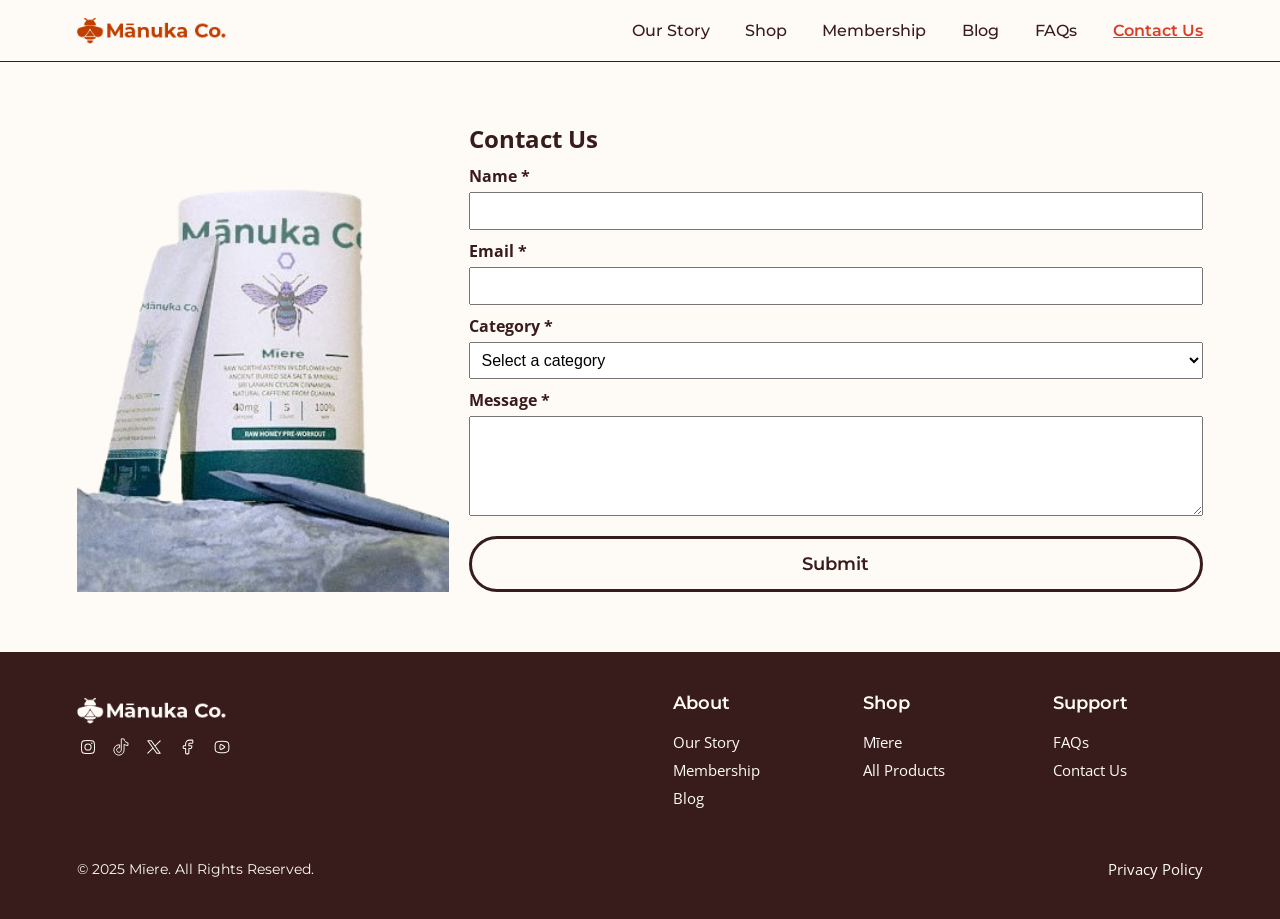
<file: contact.html>
<!DOCTYPE html>
<html lang="en">

<head>
    <meta charset="UTF-8">
    <meta name="viewport" content="width=device-width, initial-scale=1.0">
    <title>Contact Mīere</title>
    <link rel="icon" type="image/x-icon" href="css/favicon/favicon.ico">
    <link
        href="https://fonts.googleapis.com/css2?family=Montserrat:wght@400;600&family=Open+Sans:wght@400;600&display=swap"
        rel="stylesheet">
    <link href="" rel="stylesheet">
    <link rel="stylesheet" href="css/global.css">
    <link rel="stylesheet" href="css/contact.css">
</head>

<body>
    <!-- HEADER -->
    <header class="navbar">
        <div class="logo">
            <a href="index.html">
                <img src="css/imgs/ManukaCo_Long_BloodOrange.png" alt="Mīere Logo">
            </a>
        </div>

        <nav class="nav-links">
            <a href="story.html" data-text="Our Story">Our Story</a>
            <a href="shop.html" data-text="Shop">Shop</a>
            <a href="membership.html" data-text="Membership">Membership</a>
            <a href="blog.html" data-text="Blog">Blog</a>
            <a href="faq.html" data-text="FAQs">FAQs</a>
            <a href="contact.html" class="active" data-text="Contact Us">Contact Us</a>
        </nav>

        <div class="menu-toggle" id="mobile-menu">
            <span class="bar"></span>
            <span class="bar"></span>
            <span class="bar"></span>
        </div>
    </header>

    <section class="container">
        <!-- IMAGE SLIDESHOW SECTION -->
        <section class="image-section" id="slideshow">
            <img src="css/imgs/product/miere5.png" class="active" alt="Image 1" />
            <img src="css/imgs/product/miere12.png" alt="Image 2" />
            <img src="css/imgs/product/miere30.png" alt="Image 3" />
        </section>

        <!-- CONTACT FORM SECTION -->
        <section class="form-section">
            <h2>Contact Us</h2>
            <form id="contactForm" novalidate>
                <!-- Name field -->
                <label for="name">Name *</label>
                <input type="text" id="name" name="name" required />
                <div class="error" id="nameError"></div>

                <!-- Email field -->
                <label for="email">Email *</label>
                <input type="email" id="email" name="email" required />
                <div class="error" id="emailError"></div>

                <!-- Category dropdown -->
                <label for="category">Category *</label>
                <select id="category" name="category" required>
                    <option value="">Select a category</option>
                    <option value="support">Support</option>
                    <option value="sales">Sales</option>
                    <option value="feedback">Feedback</option>
                    <!-- Add more categories as needed -->
                </select>
                <div class="error" id="categoryError"></div>

                <!-- Message field -->
                <label for="message">Message *</label>
                <textarea id="message" name="message" required></textarea>
                <div class="error" id="messageError"></div>

                <!-- Submit button -->
                <button type="submit">Submit</button>
            </form>
        </section>
    </section>

    <script>
        // Image slideshow with cycle and dissolve transition
        const images = document.querySelectorAll('#slideshow img');
        let currentIndex = 0;
        const totalImages = images.length;

        function showNextImage() {
            // Hide current image
            images[currentIndex].classList.remove('active');

            // Move to next image
            currentIndex = (currentIndex + 1) % totalImages;

            // Show next image
            images[currentIndex].classList.add('active');
        }

        // Cycle images every 3 seconds
        setInterval(showNextImage, 3000);

        // Form validation
        const form = document.getElementById('contactForm');

        form.addEventListener('submit', function (e) {
            e.preventDefault(); // Prevent default submission

            // Clear previous errors
            document.querySelectorAll('.error').forEach(el => el.textContent = '');

            let isValid = true;

            // Validate Name: not only spaces
            const nameInput = document.getElementById('name');
            const nameValue = nameInput.value.trim();
            if (nameValue === '') {
                isValid = false;
                document.getElementById('nameError').textContent = 'Please enter your name.';
            }

            // Validate Email: valid email
            const emailInput = document.getElementById('email');
            const emailValue = emailInput.value.trim();
            const emailPattern = /^[^\s@]+@[^\s@]+\.[^\s@]+$/;
            if (emailValue === '') {
                isValid = false;
                document.getElementById('emailError').textContent = 'Please enter your email.';
            } else if (!emailPattern.test(emailValue)) {
                isValid = false;
                document.getElementById('emailError').textContent = 'Please enter a valid email.';
            }

            // Validate Category: required and not default
            const categorySelect = document.getElementById('category');
            if (categorySelect.value === '') {
                isValid = false;
                document.getElementById('categoryError').textContent = 'Please select a category.';
            }

            // Validate Message: required
            const message = document.getElementById('message').value.trim();
            if (message === '') {
                isValid = false;
                document.getElementById('messageError').textContent = 'Please enter your message.';
            }

            if (isValid) {
                alert('Thank you for your message! We will get back to you soon.');
                form.reset();
            }
        });
    </script>

    <!-- FOOTER -->
    <footer class="footer">
        <div class="footer-top">
            <div class="footer-col footer-brand">
                <div class="logo">
                    <a href="index.html">
                        <img src="css/imgs/ManukaCo_Long_Cream.png" alt="Mīere Logo">
                    </a>
                </div>
                <div class="social-icons">
                    <img src="css/icons/instagram.svg" alt="Instagram">
                    <img src="css/icons/tiktok.svg" alt="TikTok">
                    <img src="css/icons/x.svg" alt="Twitter">
                    <img src="css/icons/facebook.svg" alt="Facebook">
                    <img src="css/icons/youtube.svg" alt="YouTube">
                </div>
            </div>

            <div class="footer-col">
                <h4>About</h4>
                <p><a href="story.html">Our Story</a></p>
                <p><a href="membership.html">Membership</a></p>
                <p><a href="blog.html">Blog</p></a>
            </div>
            <div class="footer-col">
                <h4>Shop</h4>
                <p><a href="shop-detail.html">Mīere</a></p>
                <p><a href="shop.html">All Products</a></p>
            </div>
            <div class="footer-col">
                <h4>Support</h4>
                <p><a href="faq.html">FAQs</a></p>
                <p><a href="contact.html">Contact Us</a></p>
            </div>
        </div>

        <div class="footer-bottom">
            <p class="left">© 2025 Mīere. All Rights Reserved.</p>
            <div class="right">
                <p><a href=privacy-policy.html>Privacy Policy</p></a>
            </div>
        </div>
    </footer>

    <!-- JavaScript for Mobile Menu Toggle -->
    <script>
        const menu = document.getElementById('mobile-menu');
        const navLinks = document.querySelector('.nav-links');

        menu.addEventListener('click', () => {
            navLinks.classList.toggle('active');
            menu.classList.toggle('active');
        });
    </script>
</body>

</html>
</file>
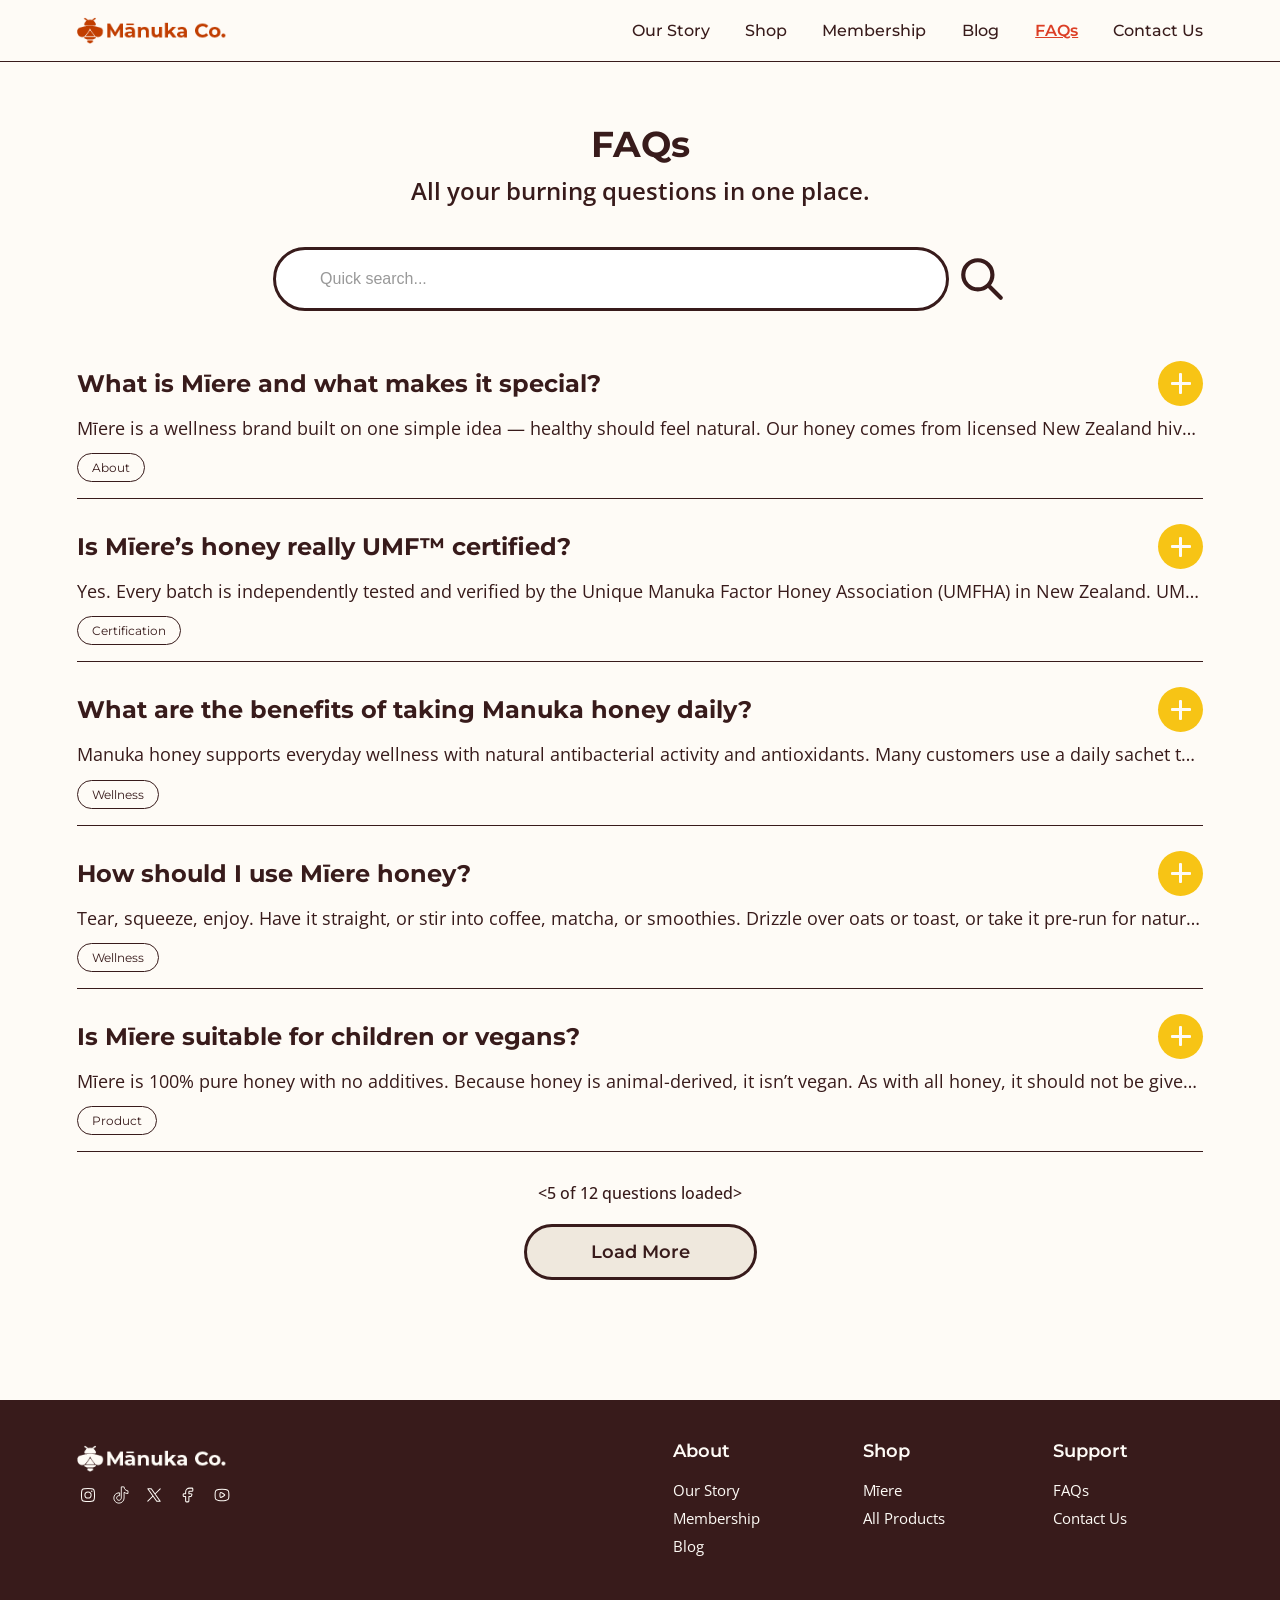
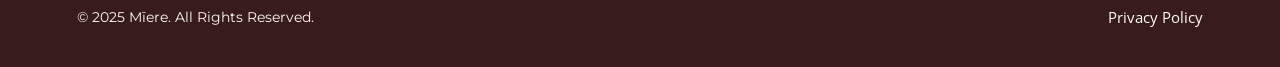
<file: faq.html>
<!DOCTYPE html>
<html lang="en">
<head>
    <meta charset="UTF-8">
    <meta name="viewport" content="width=device-width, initial-scale=1.0">
    <title>Mīere FAQs</title>
    <link rel="icon" type="image/x-icon" href="css/favicon/favicon.ico">
    <link href="https://fonts.googleapis.com/css2?family=Montserrat:wght@400;600&family=Open+Sans:wght@400;600&display=swap" rel="stylesheet">
    <link href="" rel="stylesheet">
    <link rel="stylesheet" href="css/faq.css">
    <link rel="stylesheet" href="css/global.css">
</head>

<body>
    <header class="navbar">
        <div class="logo">
            <a href="index.html">
                <img src="css/imgs/ManukaCo_Long_BloodOrange.png" alt="Mīere Logo">
            </a>
        </div>

        <nav class="nav-links">
            <a href="story.html" data-text="Our Story">Our Story</a>
            <a href="shop.html" data-text="Shop">Shop</a>
            <a href="membership.html" data-text="Membership">Membership</a>
            <a href="blog.html" data-text="Blog">Blog</a>
            <a href="faq.html" class="active" data-text="FAQs">FAQs</a>
            <a href="contact.html" data-text="Contact Us">Contact Us</a>
        </nav>

        <div class="menu-toggle" id="mobile-menu">
            <span class="bar"></span>
            <span class="bar"></span>
            <span class="bar"></span>
        </div>
    </header>

    <section class="faq-section">
        <div class="faq-header">
            <h1>FAQs</h1>
            <h2>All your burning questions in one place.</h2>
        </div>

        <!-- Search / Filter Bar -->
        <div class="faq-search">
            <div class="tag-input-container">
                <div id="selected-tags"></div>
                <input type="text" id="faq-search" placeholder="Quick search..." autocomplete="off">
                <div id="tag-dropdown" class="hidden"></div>
            </div>
            <button id="faq-search-btn" class="faq-search-icon" aria-label="Search">
                <svg xmlns="http://www.w3.org/2000/svg" viewBox="0 0 24 24" fill="none">
                    <path d="M21 21L15.8 15.8M17 10C17 13.866 13.866 17 10 17C6.13401 17 3 13.866 3 10C3 6.13401 6.13401 3 10 3C13.866 3 17 6.13401 17 10Z"
                    stroke="currentColor" stroke-width="2" stroke-linecap="round" stroke-linejoin="round"/>
                </svg>
            </button>
        </div>

        <!-- FAQ Block -->
        <!-- FAQ 1 -->
        <div class="faq-item" data-topics="about">
        <div class="faq-question">
            <h3>What is Mīere and what makes it special?</h3>
            <button class="faq-plus-btn"></button>
        </div>
        <div class="faq-answer">
            <p>
            Mīere is a wellness brand built on one simple idea — healthy should feel natural. Our honey comes from licensed New Zealand hives and is UMF™ 20+ certified, so every sachet delivers real potency and clean energy. It’s a small, golden habit that fits into busy lives — before work, post-run, or with a calming afternoon tea.
            </p>
        </div>
        <div class="faq-topics">
            <span>About</span>
        </div>
        <hr>
        </div>
        <!-- FAQ 2 -->
        <div class="faq-item" data-topics="certification">
        <div class="faq-question">
            <h3>Is Mīere’s honey really UMF™ certified?</h3>
            <button class="faq-plus-btn"></button>
        </div>
        <div class="faq-answer">
            <p>
            Yes. Every batch is independently tested and verified by the Unique Manuka Factor Honey Association (UMFHA) in New Zealand. UMF™ confirms origin, purity, and strength (including MGO levels). We publish our active certificate on-site so you can verify it yourself — full transparency, always.
            </p>
        </div>
        <div class="faq-topics">
            <span>Certification</span>
        </div>
        <hr>
        </div>
        <!-- FAQ 3 -->
        <div class="faq-item" data-topics="wellness">
        <div class="faq-question">
            <h3>What are the benefits of taking Manuka honey daily?</h3>
            <button class="faq-plus-btn"></button>
        </div>
        <div class="faq-answer">
            <p>
            Manuka honey supports everyday wellness with natural antibacterial activity and antioxidants. Many customers use a daily sachet to bolster immunity, soothe digestion, and get a gentle, sustained lift without the sugar crash. It’s also a popular add-on for recovery days and skin-soothing routines.
            </p>
        </div>
        <div class="faq-topics">
            <span>Wellness</span>
        </div>
        <hr>
        </div>
        <!-- FAQ 4 -->
        <div class="faq-item" data-topics="wellness">
        <div class="faq-question">
            <h3>How should I use Mīere honey?</h3>
            <button class="faq-plus-btn"></button>
        </div>
        <div class="faq-answer">
            <p>
            Tear, squeeze, enjoy. Have it straight, or stir into coffee, matcha, or smoothies. Drizzle over oats or toast, or take it pre-run for natural energy. The single-serve sachet keeps it mess-free and travel-friendly — wellness you’ll actually remember to use.
            </p>
        </div>
        <div class="faq-topics">
            <span>Wellness</span>
        </div>
        <hr>
        </div>
        <!-- FAQ 5 -->
        <div class="faq-item" data-topics="product">
        <div class="faq-question">
            <h3>Is Mīere suitable for children or vegans?</h3>
            <button class="faq-plus-btn"></button>
        </div>
        <div class="faq-answer">
            <p>
            Mīere is 100% pure honey with no additives. Because honey is animal-derived, it isn’t vegan. As with all honey, it should not be given to children under 1 year old. For others, it’s a simple, natural way to sweeten and support your day.
            </p>
        </div>
        <div class="faq-topics">
            <span>Product</span>
        </div>
        <hr>
        </div>
        <!-- FAQ 6 -->
        <div class="faq-item" data-topics="membership">
        <div class="faq-question">
            <h3>How does the Mīere subscription work?</h3>
            <button class="faq-plus-btn"></button>
        </div>
        <div class="faq-answer">
            <p>
            Our monthly plan — the Honey Habit — keeps you stocked without thinking. Choose your duration (1–6 months) and we deliver fresh sachets to your doorstep every month. It’s the easiest way to turn better habits into a routine.
            </p>
        </div>
        <div class="faq-topics">
            <span>Membership</span>
        </div>
        <hr>
        </div>
        <!-- FAQ 7 -->
        <div class="faq-item" data-topics="membership">
        <div class="faq-question">
            <h3>Can I modify or pause my subscription?</h3>
            <button class="faq-plus-btn"></button>
        </div>
        <div class="faq-answer">
            <p>
            Yes. You can pause, skip, or adjust your next delivery anytime before billing via your account dashboard. No fees, no hoops — just flexibility that fits your life.
            </p>
        </div>
        <div class="faq-topics">
            <span>Membership</span>
        </div>
        <hr>
        </div>
        <!-- FAQ 8 -->
        <div class="faq-item" data-topics="membership">
        <div class="faq-question">
            <h3>Are there exclusive perks for subscribers?</h3>
            <button class="faq-plus-btn"></button>
        </div>
        <div class="faq-answer">
            <p>
            Members get subscriber-only pricing, early access to limited UMF™ batches, and a complimentary eco sachet case in the first box — plus first dibs on new collabs and wellness drops. Sweet savings, sweeter perks.
            </p>
        </div>
        <div class="faq-topics">
            <span>Membership</span>
        </div>
        <hr>
        </div>
        <!-- FAQ 9 -->
        <div class="faq-item" data-topics="shipping">
        <div class="faq-question">
            <h3>Where do you deliver and how long does it take?</h3>
            <button class="faq-plus-btn"></button>
        </div>
        <div class="faq-answer">
            <p>
            We currently ship across Singapore and Malaysia, with more regions coming soon. Local deliveries typically arrive in 2–4 working days. You’ll receive tracking updates so you know exactly when your box of golden goodness lands.
            </p>
        </div>
        <div class="faq-topics">
            <span>Shipping</span>
        </div>
        <hr>
        </div>
        <!-- FAQ 10 -->
        <div class="faq-item" data-topics="shipping">
        <div class="faq-question">
            <h3>How is Mīere packaged for delivery?</h3>
            <button class="faq-plus-btn"></button>
        </div>
        <div class="faq-answer">
            <p>
            Freshness is sealed; impact is minimized. Sachets are organized to prevent leaks and packed in recyclable, protective boxes. It’s premium quality with a lighter footprint — safe in transit, kind to the planet.
            </p>
        </div>
        <div class="faq-topics">
            <span>Shipping</span>
        </div>
        <hr>
        </div>
        <!-- FAQ 11 -->
        <div class="faq-item" data-topics="support">
        <div class="faq-question">
            <h3>What if my order arrives damaged or incorrect?</h3>
            <button class="faq-plus-btn"></button>
        </div>
        <div class="faq-answer">
            <p>
            We’ll make it right. Contact us within 7 days with your order details and photos if applicable, and we’ll arrange a replacement or refund asap. Every customer is part of our hive — your experience matters.
            </p>
        </div>
        <div class="faq-topics">
            <span>Support</span>
        </div>
        <hr>
        </div>
        <!-- FAQ 12 -->
        <div class="faq-item" data-topics="support">
        <div class="faq-question">
            <h3>Can I return opened sachets?</h3>
            <button class="faq-plus-btn"></button>
        </div>
        <div class="faq-answer">
            <p>
            For food safety, we can’t accept returns of opened products. If there’s any issue with quality, freshness, or delivery, reach out — our team will help with a swift solution.
            </p>
        </div>
        <div class="faq-topics">
            <span>Support</span>
        </div>
        <hr>
        </div>

        <div class="faq-progress">
            <p id="faq-count"></p>
        </div>

        <button id="load-more-btn" class="load-more-btn">
            <span class="btn-text">Load More</span>
            <span class="spinner"></span>
        </button>

    </section>


    <footer class="footer">
        <div class="footer-top">
            <div class="footer-col footer-brand">
                <div class="logo">
                    <a href="index.html">
                        <img src="css/imgs/ManukaCo_Long_Cream.png" alt="Mīere Logo">
                    </a>
                </div>
                <div class="social-icons">
                    <img src="css/icons/instagram.svg" alt="Instagram">
                    <img src="css/icons/tiktok.svg" alt="TikTok">
                    <img src="css/icons/x.svg" alt="Twitter">
                    <img src="css/icons/facebook.svg" alt="Facebook">
                    <img src="css/icons/youtube.svg" alt="YouTube">
                </div>
            </div>

            <div class="footer-col">
                <h4>About</h4>
                <p><a href="story.html">Our Story</a></p>
                <p><a href="membership.html">Membership</a></p>
                <p><a href="blog.html">Blog</p></a>
            </div>
            <div class="footer-col">
                <h4>Shop</h4>
                <p><a href="shop-detail.html">Mīere</a></p>
                <p><a href="shop.html">All Products</a></p>
            </div>
            <div class="footer-col">
                <h4>Support</h4>
                <p><a href="faq.html">FAQs</a></p>
                <p><a href="contact.html">Contact Us</a></p>
            </div>
        </div>

        <div class="footer-bottom">
            <p class="left">© 2025 Mīere. All Rights Reserved.</p>
            <div class="right">
                <p><a href=privacy-policy.html>Privacy Policy</p></a>
            </div>
        </div>
    </footer>

    <!-- JavaScript for Mobile Menu Toggle -->
    <script>
        const menu = document.getElementById('mobile-menu');
        const navLinks = document.querySelector('.nav-links');

        menu.addEventListener('click', () => {
        navLinks.classList.toggle('active');
        menu.classList.toggle('active');
        });
    </script>

    <!-- JavaScript for FAQ Search, Tag Filtering, and Load More -->
    <script>
        document.addEventListener('DOMContentLoaded', () => {
            const faqItems = Array.from(document.querySelectorAll('.faq-item'));
            const searchInput = document.getElementById('faq-search');
            const searchBtn = document.getElementById('faq-search-btn');
            const dropdown = document.getElementById('tag-dropdown');
            const selectedTagsContainer = document.getElementById('selected-tags');
            const loadMoreBtn = document.getElementById('load-more-btn');
            const faqCount = document.getElementById('faq-count');

            const topics = ['About', 'Product', 'Certification', 'Wellness', 'Membership', 'Shipping', 'Support'];
            const BATCH_SIZE = 5;
            let selectedTags = [];
            let visibleFaqs = 0;
            let filteredFaqs = [...faqItems];
            let isLoading = false;

            /* ---------- Create dropdown items ---------- */
            topics.forEach(topic => {
                const tag = document.createElement('span');
                tag.textContent = topic;
                tag.addEventListener('click', () => {
                if (!selectedTags.includes(topic)) {
                    selectedTags.push(topic);
                    renderSelectedTags();
                }
                dropdown.classList.remove('visible');
                });
                dropdown.appendChild(tag);
            });

            /* ---------- Render selected tags ---------- */
            function renderSelectedTags() {
                selectedTagsContainer.innerHTML = '';
                selectedTags.forEach(tag => {
                const tagEl = document.createElement('span');
                tagEl.textContent = tag;
                const removeBtn = document.createElement('button');
                removeBtn.textContent = '×';
                removeBtn.onclick = () => {
                    selectedTags = selectedTags.filter(t => t !== tag);
                    renderSelectedTags();
                };
                tagEl.appendChild(removeBtn);
                selectedTagsContainer.appendChild(tagEl);
                });
            }

            /* ---------- Dropdown visibility ---------- */
            searchInput.addEventListener('focus', () => dropdown.classList.add('visible'));
            document.addEventListener('click', e => {
                if (!e.target.closest('.tag-input-container')) dropdown.classList.remove('visible');
            });

            /* ---------- Update bottom counter ---------- */
            function updateFaqCountText(visibleCount, totalCount, isFiltered) {
                if (!faqCount) return;

                // Handle singular/plural phrasing
                const qWord = totalCount === 1 ? 'question' : 'questions';

                if (isFiltered) {
                    if (totalCount === 0) {
                    faqCount.textContent = `<No matching questions found>`;
                    } else if (totalCount === 1) {
                    faqCount.textContent = `<${visibleCount} matching ${qWord} loaded>`;
                    } else {
                    faqCount.textContent = `<${visibleCount} of ${totalCount} matching ${qWord} loaded>`;
                    }
                } else {
                    faqCount.textContent = `<${visibleCount} of ${totalCount} ${qWord} loaded>`;
                }
            }

            /* ---------- Filter Function (search + tags) ---------- */
            function filterFaqs() {
                const keyword = searchInput.value.toLowerCase();
                const isFiltered = keyword.trim() !== '' || selectedTags.length > 0;

                // ✅ Always start filtering from ALL faqItems
                filteredFaqs = faqItems.filter(item => {
                    const question = item.querySelector('h3').textContent.toLowerCase();
                    const tags = item.dataset.topics?.toLowerCase().split(' ') || [];
                    const matchKeyword = keyword === '' || question.includes(keyword);
                    const matchTags =
                    selectedTags.length === 0 ||
                    selectedTags.some(tag => tags.includes(tag.toLowerCase()));
                    return matchKeyword && matchTags;
                });

                // ✅ Reset visibleFaqs to the new filtered set
                visibleFaqs = Math.min(BATCH_SIZE, filteredFaqs.length);

                // ✅ Update display & counter cleanly
                updateFaqDisplay(isFiltered);
            }

            /* ---------- Display Function ---------- */
            function updateFaqDisplay(isFiltered = false) {
                faqItems.forEach(faq => (faq.hidden = true));
                filteredFaqs.slice(0, visibleFaqs).forEach(faq => (faq.hidden = false));

                const shown = Math.min(visibleFaqs, filteredFaqs.length);
                updateFaqCountText(shown, filteredFaqs.length, isFiltered);

                loadMoreBtn.style.display = shown >= filteredFaqs.length ? 'none' : 'block';
            }

            /* ---------- Load More Function ---------- */
            loadMoreBtn.addEventListener('click', () => {
                if (isLoading) return;
                isLoading = true;
                loadMoreBtn.classList.add('loading');
                loadMoreBtn.setAttribute('disabled', 'true');

                const startIndex = visibleFaqs;
                const endIndex = Math.min(visibleFaqs + BATCH_SIZE, filteredFaqs.length);

                setTimeout(() => {
                visibleFaqs = endIndex;
                filteredFaqs.forEach((faq, index) => {
                    if (index < visibleFaqs) {
                    if (index >= startIndex) {
                        faq.hidden = false;
                        faq.classList.remove('fade-in');
                        requestAnimationFrame(() => faq.classList.add('fade-in'));
                    } else {
                        faq.hidden = false;
                    }
                    } else {
                    faq.hidden = true;
                    }
                });

                const shown = Math.min(visibleFaqs, filteredFaqs.length);
                const isFiltered =
                    searchInput.value.trim() !== '' || selectedTags.length > 0;
                updateFaqCountText(shown, filteredFaqs.length, isFiltered);
                loadMoreBtn.style.display =
                    shown >= filteredFaqs.length ? 'none' : 'block';

                loadMoreBtn.classList.remove('loading');
                loadMoreBtn.removeAttribute('disabled');
                isLoading = false;
                }, 700);
            });

            /* ---------- Event Bindings ---------- */
            searchBtn.addEventListener('click', filterFaqs);
            searchInput.addEventListener('keypress', e => {
                if (e.key === 'Enter') {
                e.preventDefault();
                filterFaqs();
                }
            });

            /* ---------- Initial Render ---------- */
            filteredFaqs = [...faqItems];
            visibleFaqs = Math.min(BATCH_SIZE, filteredFaqs.length);
            updateFaqDisplay(false);
        });
    </script>

    <!-- JavaScript for FAQ Toggle-->
    <script>
        const faqButtons = document.querySelectorAll('.faq-plus-btn');

        faqButtons.forEach(btn => {
        btn.addEventListener('click', () => {
            const item = btn.closest('.faq-item');
            item.classList.toggle('expanded');
            btn.classList.toggle('active');
        });
        });
    </script>
</body>
</html>
</file>
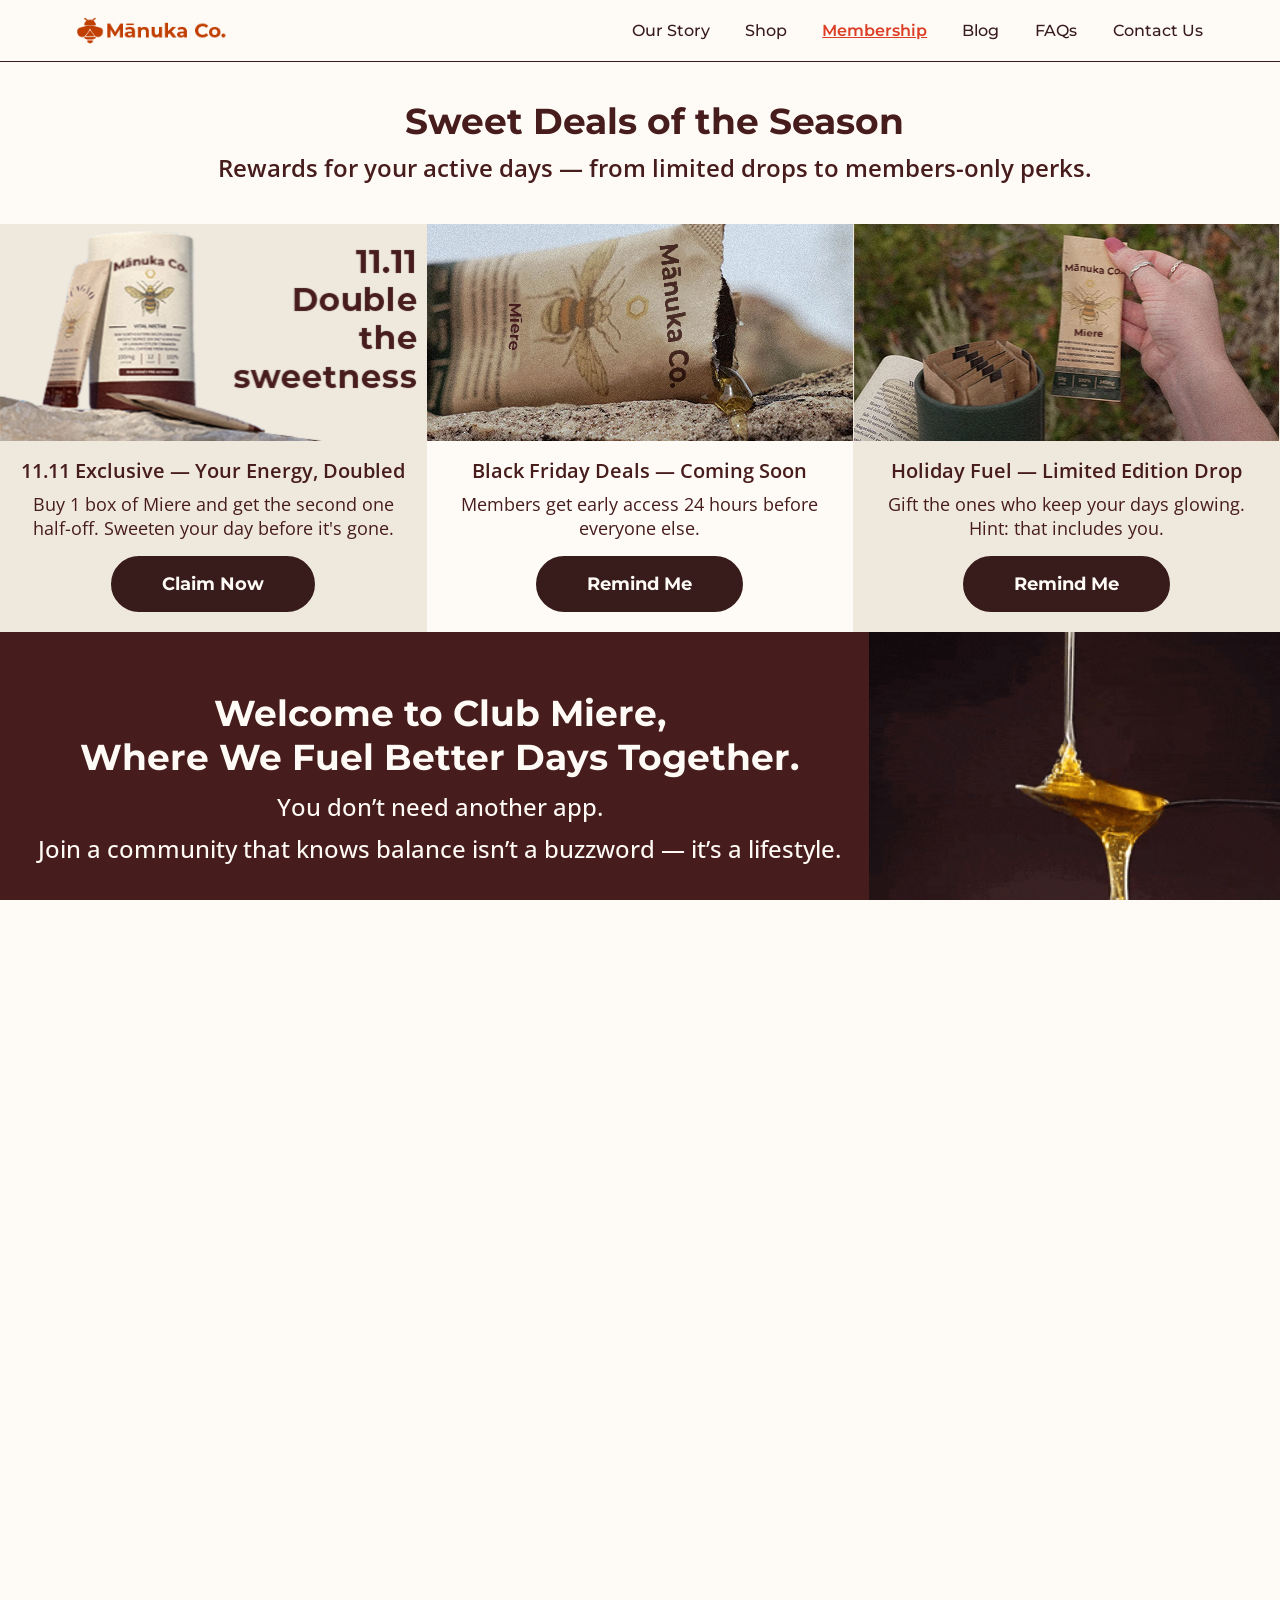
<file: membership.html>
<!doctype html>
<html lang="en">
    <head>
        <meta charset="UTF-8">
        <meta name="viewport" content="width=device-width, initial-scale=1.0">
        <title>Club Miere - Membership| Manuka Co.</title>
        <link rel="icon" type="image/x-icon" href="css/favicon/favicon.ico">
        <!--Import font style-->
        <link rel="preconnect" href="https://fonts.googleapis.com">
        <link rel="preconnect" href="https://fonts.gstatic.com" crossorigin>
        <link href="https://fonts.googleapis.com/css2?family=Arimo:ital,wght@0,400..700;1,400..700&family=Concert+One&family=Inter:ital,opsz,wght@0,14..32,100..900;1,14..32,100..900&family=Lato:ital,wght@0,100;0,300;0,400;0,700;0,900;1,100;1,300;1,400;1,700;1,900&family=Montserrat:ital,wght@0,100..900;1,100..900&family=Noto+Sans:ital,wght@0,100..900;1,100..900&family=Open+Sans:ital,wght@0,300..800;1,300..800&family=Rubik:ital,wght@0,300..900;1,300..900&display=swap" rel="stylesheet">
        
        <link rel="stylesheet" href="css/global.css">
        <link rel="stylesheet" href="css/membership.css">
    </head>

    <body>
        <div class="page">
            <div class="container">
                <!-- NAVBAR -->
                <header class="navbar">
                    <div class="logo">
                        <a href="index.html">
                            <img src="css/imgs/ManukaCo_Long_BloodOrange.png" alt="Mīere Logo">
                        </a>
                    </div>

                    <nav class="nav-links">
                        <a href="story.html" data-text="Our Story">Our Story</a>
                        <a href="shop.html" data-text="Shop">Shop</a>
                        <a href="membership.html" class="active" data-text="Membership">Membership</a>
                        <a href="blog.html" data-text="Blog">Blog</a>
                        <a href="faq.html" data-text="FAQs">FAQs</a>
                        <a href="contact.html" data-text="Contact Us">Contact Us</a>
                    </nav>

                    <div class="menu-toggle" id="mobile-menu">
                        <span class="bar"></span>
                        <span class="bar"></span>
                        <span class="bar"></span>
                    </div>
                </header>

                <!-- DEALS SECTION -->
                <section class="deals" aria-labelledby="deals-heading">
                    <div class="heading">
                        <h2 id="deals-heading">Sweet Deals of the Season</h2>
                        <p class="lead">Rewards for your active days — from limited drops to members-only perks.</p>
                    </div>

                    <div class="deals-grid" role="list">
                        <!-- Card 1 (Current Deal) -->
                        <article class="deal-card" role="listitem" aria-label="11.11 Exclusive">
                            <img src="css/imgs/ManukaCo_11.11Double.png" alt="11.11 Exclusive Deal Image">
                            <div class="deal-title">11.11 Exclusive — Your Energy, Doubled</div>
                            <div class="deal-copy">Buy 1 box of Miere and get the second one half-off. Sweeten your day before it's gone.</div>
                            <button class="btn jump" id="claimNowBtn">Claim Now</button>
                        </article>

                        <!-- Card 2 (Upcoming Deal) -->
                        <article class="deal-card-mid" role="listitem" aria-label="Black Friday Coming Soon">
                            <img src="css/imgs/ManukaCo_BlackFridayDeal.png" alt="Black Friday Teaser Image">
                            <div class="deal-title">Black Friday Deals — Coming Soon</div>
                            <div class="deal-copy">Members get early access 24 hours before everyone else.</div>
                            <button class="btn jump" id="remindMeBtn1">Remind Me</button>
                        </article>

                        <!-- Card 3 (Upcoming Deal) -->
                        <article class="deal-card" role="listitem" aria-label="Holiday Fuel Limited Edition">
                            <img src="css/imgs/ManukaCo_ChristmasDeal.png" alt="Christmas Holiday Fuel Limited Edition Image">
                            <div class="deal-title">Holiday Fuel — Limited Edition Drop</div>
                            <div class="deal-copy">Gift the ones who keep your days glowing. Hint: that includes you.</div>
                            <button class="btn jump" id="remindMeBtn2">Remind Me</button>
                        </article>

                        <!-- REMIND ME MODAL (hidden by default) -->
                        <div id="remindModal" role="dialog" aria-modal="true" style="display:none;position:fixed;left:0;top:0;width:100%;height:100%;align-items:center;justify-content:center;z-index:600;">
                        <div class="modal-backdrop" id="modalBackdrop"></div>
                        <div class="modal-content">
                            <div class="modal-left">
                                <h2>Don't sleep on<br>these sweet deals!</h2>
                            </div>

                            <div class="modal-right">
                                <button class="modal-close" id="remindCancel" aria-label="Close modal">&times;</button>
                                
                                <p class="modal-lead">Join Club Miere for reminders and first dibs on:</p>
                                <ul class="modal-list">
                                    <li>Exclusive drops</li>
                                    <li>Wellness tips</li>
                                    <li>Monthly surprises</li>
                                </ul>
                                <p class="modal-sub-lead">to keep your energy steady and your mood light.</p>
                                
                                <div class="modal-form-group">
                                    <input id="remindEmail" type="email" placeholder="Enter your email" />
                                    <button id="remindSubmit" class="btn-modal-join">Join Now</button>
                                </div>

                                <div id="remindMsg"></div>

                                <div class="modal-perks">
                                    <div class="modal-perk-item">
                                        <img src="css/imgs/ManukaCo_Gift_Brown.png" alt="Gift Icon">
                                        <span>Exclusive Birthday Treats</span>
                                    </div>
                                    <div class="modal-perk-item">
                                        <img src="css/imgs/ManukaCo_Clock_Brown.png" alt="Clock Icon">
                                        <span>Early Access Drops</span>
                                    </div>
                                    <div class="modal-perk-item">
                                        <img src="css/imgs/ManukaCo_Referral_Brown.png" alt="Referral Icon">
                                        <span>Referral & Reward</span>
                                    </div>
                                </div>
                            </div>
                        </div>
                        </div>
                </section>
                
                <!-- SIGNUP SECTION (Club Miere) -->
                <section class="signup" aria-labelledby="club-heading"> 
                    <div class="signup-inner">
                        <div class="signup-left">
                            <h2 id="club-heading">Welcome to Club Miere, <br>Where We Fuel Better Days Together.</h2>
                            <p class="lead">You don’t need another app.</p>
                            <p class="lead">Join a community that knows balance isn’t a buzzword — it’s a lifestyle.</p>

                            <div class="perks" aria-hidden="false">
                                <div class="perk">
                                    <div class="icon"><img src="css/imgs/ManukaCo_Gift.png" alt="Manuka Co birthday present"></div>
                                    <h4>Exclusive Birthday Treats</h4>
                                    <p>Celebrate your day with a little extra sweetness.</p>
                                </div>

                                <div class="perk">
                                    <div class="icon"><img src="css/imgs/ManukaCo_Clock.png" alt="Manuka Co early access"></div>
                                    <h4>Early Access Drops</h4>
                                    <p>Be the first to try new blends and seasonal sachets.</p>
                                </div>

                                <div class="perk">
                                    <div class="icon"><img src="css/imgs/ManukaCo_Referral.png" alt="Manuka Co referral"></div>
                                    <h4>Referral & Reward</h4>
                                    <p>Share the buzz and earn when your friends join.</p>
                                </div>
                            </div>
                        </div>

                        <div class="signup-right">
                            <div class="gif-wrap">
                                <img src="css/vids/ManukaHoney_Drizzle.gif" alt="Manuka honey drizzle">
                            </div>
                        </div>
                    </div>
                    
                    <div class="newsletter-cta">
                        <div class="newsletter-left">
                            <h3>Join Our Newsletter,</h3>
                            <h2>Get <span>50% OFF</span> First Order!</h2>
                        </div>

                        <div class="newsletter-right">
                            <form class="newsletter-form" onsubmit="event.preventDefault();">
                            <input 
                                type="email" 
                                placeholder="Enter your email" 
                                class="newsletter-input"
                            >
                            <button type="submit" class="newsletter-submit">Submit</button>
                            </form>
                        </div>
                    </div>
                </section>

                <!-- COMMUNITY CAROUSEL -->
                <section class="community" aria-labelledby="community-heading">
                    <h3 id="community-heading">Inside Club Miere</h3>
                    <div class="carousel" aria-live="polite">
                        <div class="carousel-track" id="carouselTrack">
                            <div class="carousel-item"><img src="css/imgs/socmed/ManuaCo_SharingHoney.png" alt="Manuka Co on Instagram Post 1"></div>
                            <div class="carousel-item"><img src="css/imgs/socmed/ManukaCo_Gamechanger.png" alt="Manuka Co on Instagram Post 2"></div>
                            <div class="carousel-item"><img src="css/imgs/socmed/ManukaCo_GymBag.png" alt="Manuka Co on Instagram Post 3"></div>
                            <div class="carousel-item"><img src="css/imgs/socmed/ManukaCo_HoneySachetPost.png" alt="Manuka Co on Instagram Post 4"></div>
                            <div class="carousel-item"><img src="css/imgs/socmed/ManukaCo_Pickleball.png" alt="Manuka Co on Instagram Post 5"></div>
                            <div class="carousel-item"><img src="css/imgs/socmed/ManukaCo_HoneyPreWorkout.jpg" alt="Manuka Co on Instagram Post 6"></div>
                            <div class="carousel-item"><img src="css/imgs/socmed/ManukaCo_MiereHike.jpg" alt="Manuka Co on Instagram Post 7"></div>

                            <!--For seamless infinite loop-->
                            <div class="carousel-item clone"><img src="css/imgs/socmed/ManuaCo_SharingHoney.png" alt="Manuka Co on Instagram Post 1"></div>
                            <div class="carousel-item clone"><img src="css/imgs/socmed/ManukaCo_Gamechanger.png" alt="Manuka Co on Instagram Post 2"></div>
                            <div class="carousel-item clone"><img src="css/imgs/socmed/ManukaCo_GymBag.png" alt="Manuka Co on Instagram Post 3"></div>
                        </div>
                    </div>

                    <div class="carousel-controls"></div>

                    <div class="carousel-cta">Want to be featured? Tag @manukaco + #ClubMiere to appear here!</div>
                </section>

                <!-- FOOTER -->
                <footer class="footer">
                    <div class="footer-top">
                        <div class="footer-col footer-brand">
                            <div class="logo">
                                <a href="index.html">
                                    <img src="css/imgs/ManukaCo_Long_Cream.png" alt="Mīere Logo">
                                </a>
                            </div>
                            <div class="social-icons">
                                <img src="css/icons/instagram.svg" alt="Instagram">
                                <img src="css/icons/tiktok.svg" alt="TikTok">
                                <img src="css/icons/x.svg" alt="Twitter">
                                <img src="css/icons/facebook.svg" alt="Facebook">
                                <img src="css/icons/youtube.svg" alt="YouTube">
                            </div>
                        </div>

                        <div class="footer-col">
                            <h4>About</h4>
                            <p><a href="story.html">Our Story</a></p>
                            <p><a href="membership.html">Membership</a></p>
                            <p><a href="blog.html">Blog</p></a>
                        </div>
                        <div class="footer-col">
                            <h4>Shop</h4>
                            <p><a href="shop-detail.html">Mīere</a></p>
                            <p><a href="shop.html">All Products</a></p>
                        </div>
                        <div class="footer-col">
                            <h4>Support</h4>
                            <p><a href="faq.html">FAQs</a></p>
                            <p><a href="contact.html">Contact Us</a></p>
                        </div>
                    </div>

                    <div class="footer-bottom">
                        <p class="left">© 2025 Mīere. All Rights Reserved.</p>
                        <div class="right">
                            <p><a href=privacy-policy.html>Privacy Policy</p></a>
                        </div>
                    </div>
                </footer>
            </div>
        </div>

        <script>
        /* JavaScript for Mobile Menu Toggle */
        const menu = document.getElementById('mobile-menu');
        const navLinks = document.querySelector('.nav-links');

        menu.addEventListener('click', () => {
        navLinks.classList.toggle('active');
        menu.classList.toggle('active');
        });

        /* Modal (Remind Me)*/
        const remindModal = document.getElementById('remindModal');
        const remindBtns = [document.getElementById('remindMeBtn1'), document.getElementById('remindMeBtn2')];
        const modalBackdrop = document.getElementById('modalBackdrop');
        const remindCancel = document.getElementById('remindCancel');
        const remindSubmit = document.getElementById('remindSubmit');
        const remindMsg = document.getElementById('remindMsg');
        const remindEmail = document.getElementById('remindEmail');

        remindBtns.forEach(btn => {
            if(btn) btn.addEventListener('click', openRemindModal);
        });
        function openRemindModal(){ remindModal.style.display='flex'; remindMsg.style.display='none'; remindEmail.value=''; }
        modalBackdrop.addEventListener('click', closeRemindModal);
        remindCancel.addEventListener('click', closeRemindModal);
        function closeRemindModal(){ remindModal.style.display='none'; }

        remindSubmit.addEventListener('click', () => {
            const email = remindEmail.value.trim();
            if(!email || !email.includes('@')) {
                remindMsg.style.display='block';
                remindMsg.style.color='crimson';
                remindMsg.innerText='Please enter a valid email.';
                return;
            }
            // simulate success
            remindMsg.style.display='block';
            remindMsg.style.color='green';
            remindMsg.innerText='Thanks! We\'ll remind you before the drop.';
            setTimeout(()=>{ remindModal.style.display='none'; }, 1200);
        });

        //Claim now btn
        document.getElementById('claimNowBtn').addEventListener('click', ()=> {
        // Ideally deep-link to Shopee product / open new tab
            window.open('https://shopee.sg/Forest-Fresh-Jarrah-Honey-Sachet-TA-35-13g-Honey-on-the-Go-i.250686849.19491848010', '_blank');
        });

        //Main Signup
        const mainEmail = document.getElementById('mainEmail');
        const joinNow = document.getElementById('joinNow');
        const signupSuccess = document.getElementById('signupSuccess');

        joinNow.addEventListener('click', () => {
            email = mainEmail.value.trim();
            if(!email || !email.includes('@')) {
                signupSuccess.style.display='block';
                signupSuccess.style.color='#DC3E25';
                signupSuccess.innerText='Please enter a valid email.';
                return;
            }
            // simulate sending subscription -> show success msg
            signupSuccess.style.display='block';
            signupSuccess.style.color='#1A8D1A';
            signupSuccess.innerText='Sign up success! Welcome to Club Miere.';
            // clear after a while (optionally)
            setTimeout(()=> {
                // keep success visible; you could hide after N ms if desired
            }, 2000);
        });

        //Carousel behaviour
        const track = document.getElementById('carouselTrack');
        const items = Array.from(track.children);
        let index = 0;
        // Use clientWidth + gap (14px) for the width calculation. 
        const itemWidth = items.length > 0 ? items[0].clientWidth + 14 : 0;
    
        const transitionDuration = 600;
        const pauseDuration = 2000;
        const totalSlideTime = transitionDuration + pauseDuration; // 2600ms total

        const originalItemCount = 7;
        const maxIndex = originalItemCount;

        function moveCarousel(i, smooth=true){
            // Use requestAnimationFrame to ensure CSS changes are applied smoothly on next paint
            requestAnimationFrame(() => {
                track.style.transition = smooth ? `transform ${transitionDuration}ms cubic-bezier(.2,.9,.2,1)` : 'none';
                track.style.transform = `translateX(${-i * itemWidth}px)`;
            });
        }

        function nextSlide(){
            // Start the timer for the NEXT slide first. This ensures the 2600ms rhythm is maintained.
            startAuto(); 
            index++;
    
            // Check if we are moving onto the first clone
            if(index >= maxIndex) { 
                // 1. Smoothly transition to the clone (Index 7)
                moveCarousel(index, true); 
        
                // 2. After the smooth transition finishes (600ms), instantly jump back to the start (Index 0)
                setTimeout(() => {
                    index = 0; // Reset index to the first actual slide
                    moveCarousel(index, false); // JUMP back instantly (smooth=false)
                }, transitionDuration); 
            } else {
                // Normal smooth transition for original items
                moveCarousel(index, true);
            }
        }
        let autoplayTimeout = null;
        function startAuto(){
            // Clear any existing timeout to prevent overlaps
            clearTimeout(autoplayTimeout); 
    
            // Set the timer for the next slide to occur in totalSlideTime (2600ms)
            autoplayTimeout = setTimeout(nextSlide, totalSlideTime); 
        }
    startAuto();
        </script>
    </body>
</html>
</file>
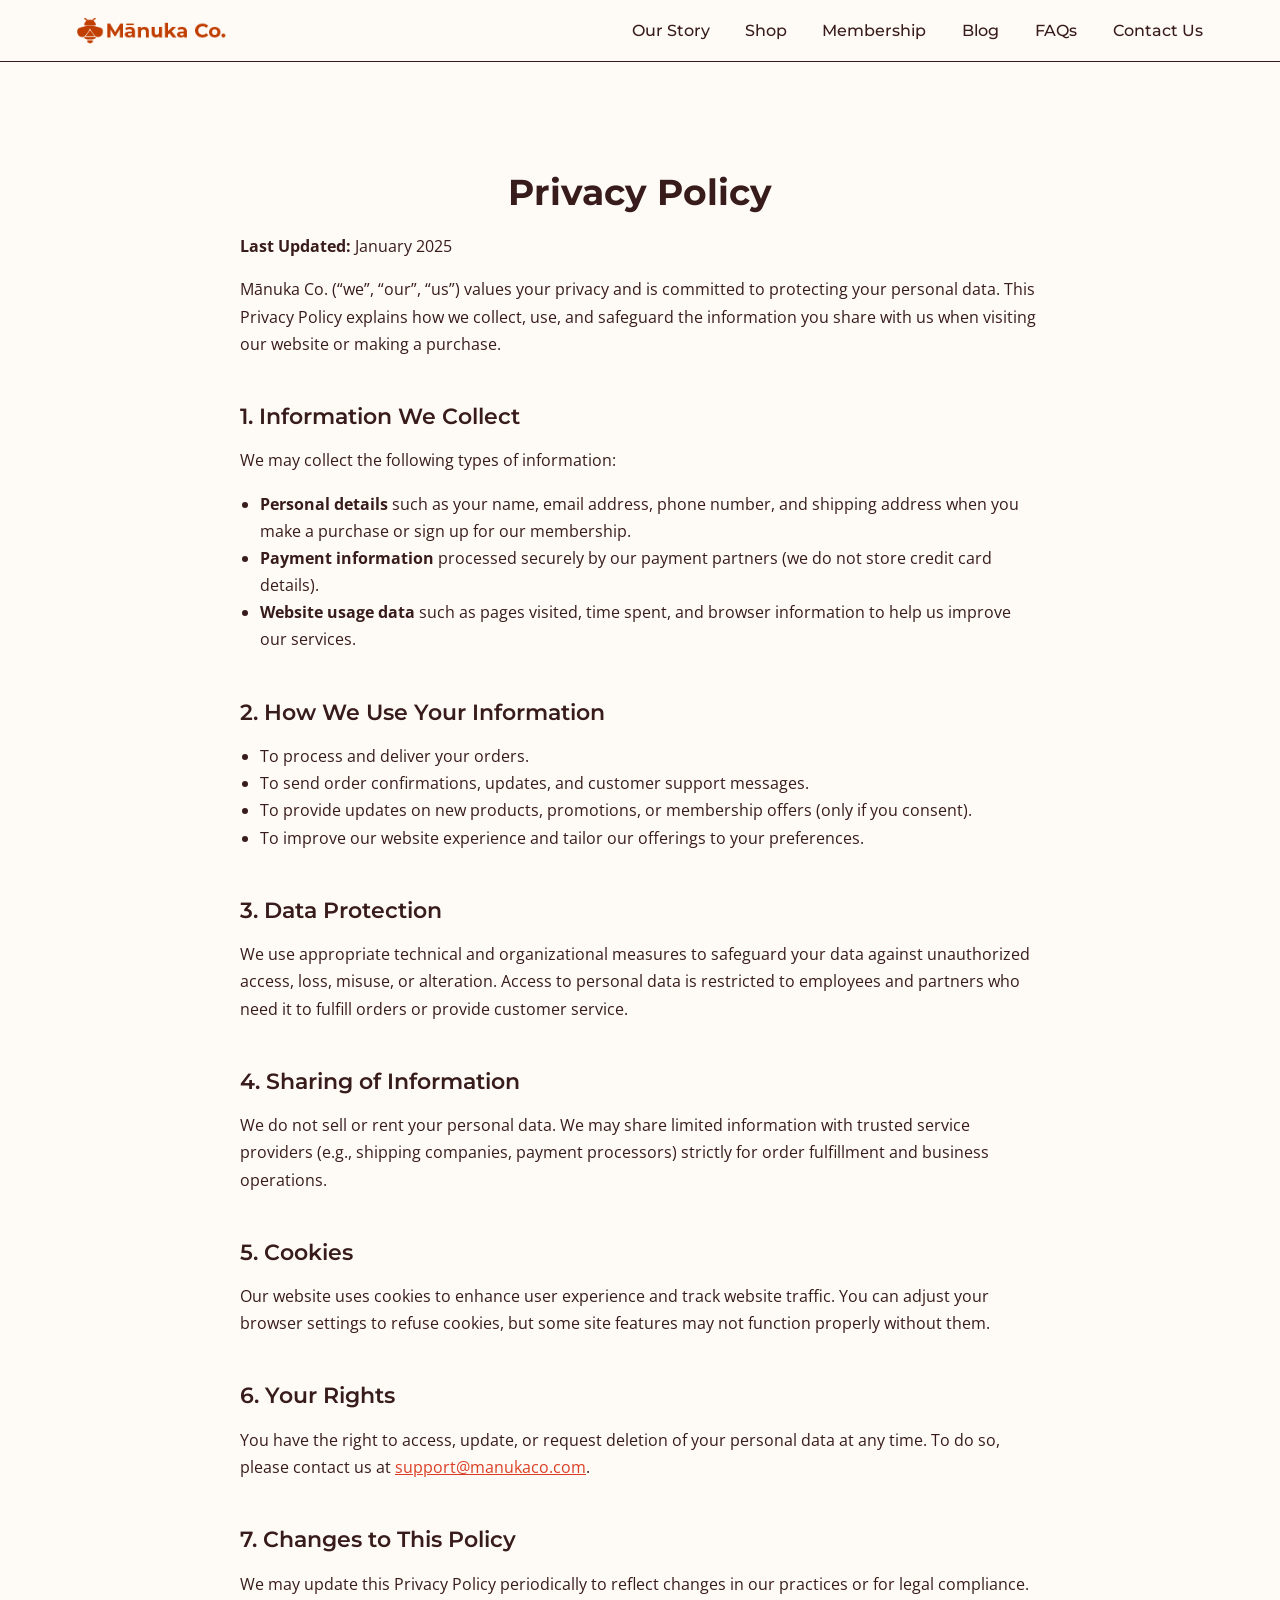
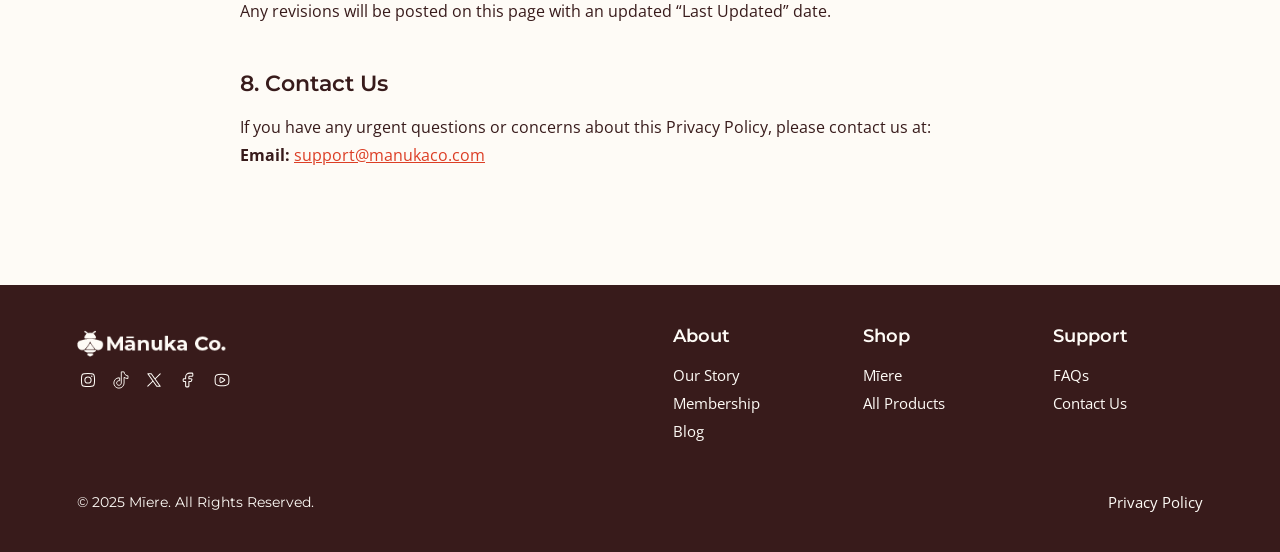
<file: privacy-policy.html>
<!DOCTYPE html>
<html lang="en">
<head>
    <meta charset="UTF-8">
    <meta name="viewport" content="width=device-width, initial-scale=1.0">
    <title>Mīere Honey Sachet</title>
    <link rel="icon" type="image/x-icon" href="css/favicon/favicon.ico">
    <link href="https://fonts.googleapis.com/css2?family=Montserrat:wght@400;600&family=Open+Sans:wght@400;600&display=swap" rel="stylesheet">
    <link href="" rel="stylesheet">
    <link rel="stylesheet" href="css/story.css">
    <link rel="stylesheet" href="css/global.css">
    <link rel="stylesheet" href="css/landing.css">
</head>

<body>
    <header class="navbar">
        <div class="logo">
            <a href="index.html">
                <img src="css/imgs/ManukaCo_Long_BloodOrange.png" alt="Mīere Logo">
            </a>
        </div>

        <nav class="nav-links">
            <a href="story.html" data-text="Our Story">Our Story</a>
            <a href="shop.html" data-text="Shop">Shop</a>
            <a href="membership.html" data-text="Membership">Membership</a>
            <a href="blog.html" data-text="Blog">Blog</a>
            <a href="faq.html" data-text="FAQs">FAQs</a>
            <a href="contact.html" data-text="Contact Us">Contact Us</a>
        </nav>

        <div class="menu-toggle" id="mobile-menu">
            <span class="bar"></span>
            <span class="bar"></span>
            <span class="bar"></span>
        </div>
    </header>

    <section class="privacy-section">
        <div class="privacy-container">
        <h1>Privacy Policy</h1>
        <p><strong>Last Updated:</strong> January 2025</p>

        <p>
            Mānuka Co. (“we”, “our”, “us”) values your privacy and is committed to protecting your personal data. 
            This Privacy Policy explains how we collect, use, and safeguard the information you share with us when visiting our website or making a purchase.
        </p>

        <h2>1. Information We Collect</h2>
        <p>We may collect the following types of information:</p>
        <ul>
            <li><strong>Personal details</strong> such as your name, email address, phone number, and shipping address when you make a purchase or sign up for our membership.</li>
            <li><strong>Payment information</strong> processed securely by our payment partners (we do not store credit card details).</li>
            <li><strong>Website usage data</strong> such as pages visited, time spent, and browser information to help us improve our services.</li>
        </ul>

        <h2>2. How We Use Your Information</h2>
        <ul>
            <li>To process and deliver your orders.</li>
            <li>To send order confirmations, updates, and customer support messages.</li>
            <li>To provide updates on new products, promotions, or membership offers (only if you consent).</li>
            <li>To improve our website experience and tailor our offerings to your preferences.</li>
        </ul>

        <h2>3. Data Protection</h2>
        <p>
            We use appropriate technical and organizational measures to safeguard your data against unauthorized access, loss, misuse, or alteration. 
            Access to personal data is restricted to employees and partners who need it to fulfill orders or provide customer service.
        </p>

        <h2>4. Sharing of Information</h2>
        <p>
            We do not sell or rent your personal data.  
            We may share limited information with trusted service providers (e.g., shipping companies, payment processors) strictly for order fulfillment and business operations.
        </p>

        <h2>5. Cookies</h2>
        <p>
            Our website uses cookies to enhance user experience and track website traffic. 
            You can adjust your browser settings to refuse cookies, but some site features may not function properly without them.
        </p>

        <h2>6. Your Rights</h2>
        <p>
            You have the right to access, update, or request deletion of your personal data at any time.  
            To do so, please contact us at <a href="mailto:support@manukaco.com">support@manukaco.com</a>.
        </p>

        <h2>7. Changes to This Policy</h2>
        <p>
            We may update this Privacy Policy periodically to reflect changes in our practices or for legal compliance. 
            Any revisions will be posted on this page with an updated “Last Updated” date.
        </p>

        <h2>8. Contact Us</h2>
        <p>
            If you have any urgent questions or concerns about this Privacy Policy, please contact us at:<br>
            <strong>Email:</strong> <a href="mailto:support@manukaco.com">support@manukaco.com</a><br>
        </p>
        </div>
    </section>

    <footer class="footer">
        <div class="footer-top">
            <div class="footer-col footer-brand">
                <div class="logo">
                    <a href="index.html">
                        <img src="css/imgs/ManukaCo_Long_Cream.png" alt="Mīere Logo">
                    </a>
                </div>
                <div class="social-icons">
                    <img src="css/icons/instagram.svg" alt="Instagram">
                    <img src="css/icons/tiktok.svg" alt="TikTok">
                    <img src="css/icons/x.svg" alt="Twitter">
                    <img src="css/icons/facebook.svg" alt="Facebook">
                    <img src="css/icons/youtube.svg" alt="YouTube">
                </div>
            </div>

            <div class="footer-col">
                <h4>About</h4>
                <p><a href="story.html">Our Story</a></p>
                <p><a href="membership.html">Membership</a></p>
                <p><a href="blog.html">Blog</p></a>
            </div>
            <div class="footer-col">
                <h4>Shop</h4>
                <p><a href="shop-detail.html">Mīere</a></p>
                <p><a href="shop.html">All Products</a></p>
            </div>
            <div class="footer-col">
                <h4>Support</h4>
                <p><a href="faq.html">FAQs</a></p>
                <p><a href="contact.html">Contact Us</a></p>
            </div>
        </div>

        <div class="footer-bottom">
            <p class="left">© 2025 Mīere. All Rights Reserved.</p>
            <div class="right">
                <p><a href=privacy-policy.html>Privacy Policy</p></a>
            </div>
        </div>
    </footer>

    <!-- JavaScript for Mobile Menu Toggle -->
    <script>
        const menu = document.getElementById('mobile-menu');
        const navLinks = document.querySelector('.nav-links');

        menu.addEventListener('click', () => {
        navLinks.classList.toggle('active');
        menu.classList.toggle('active');
        });
    </script>
</body>
</html>
</file>
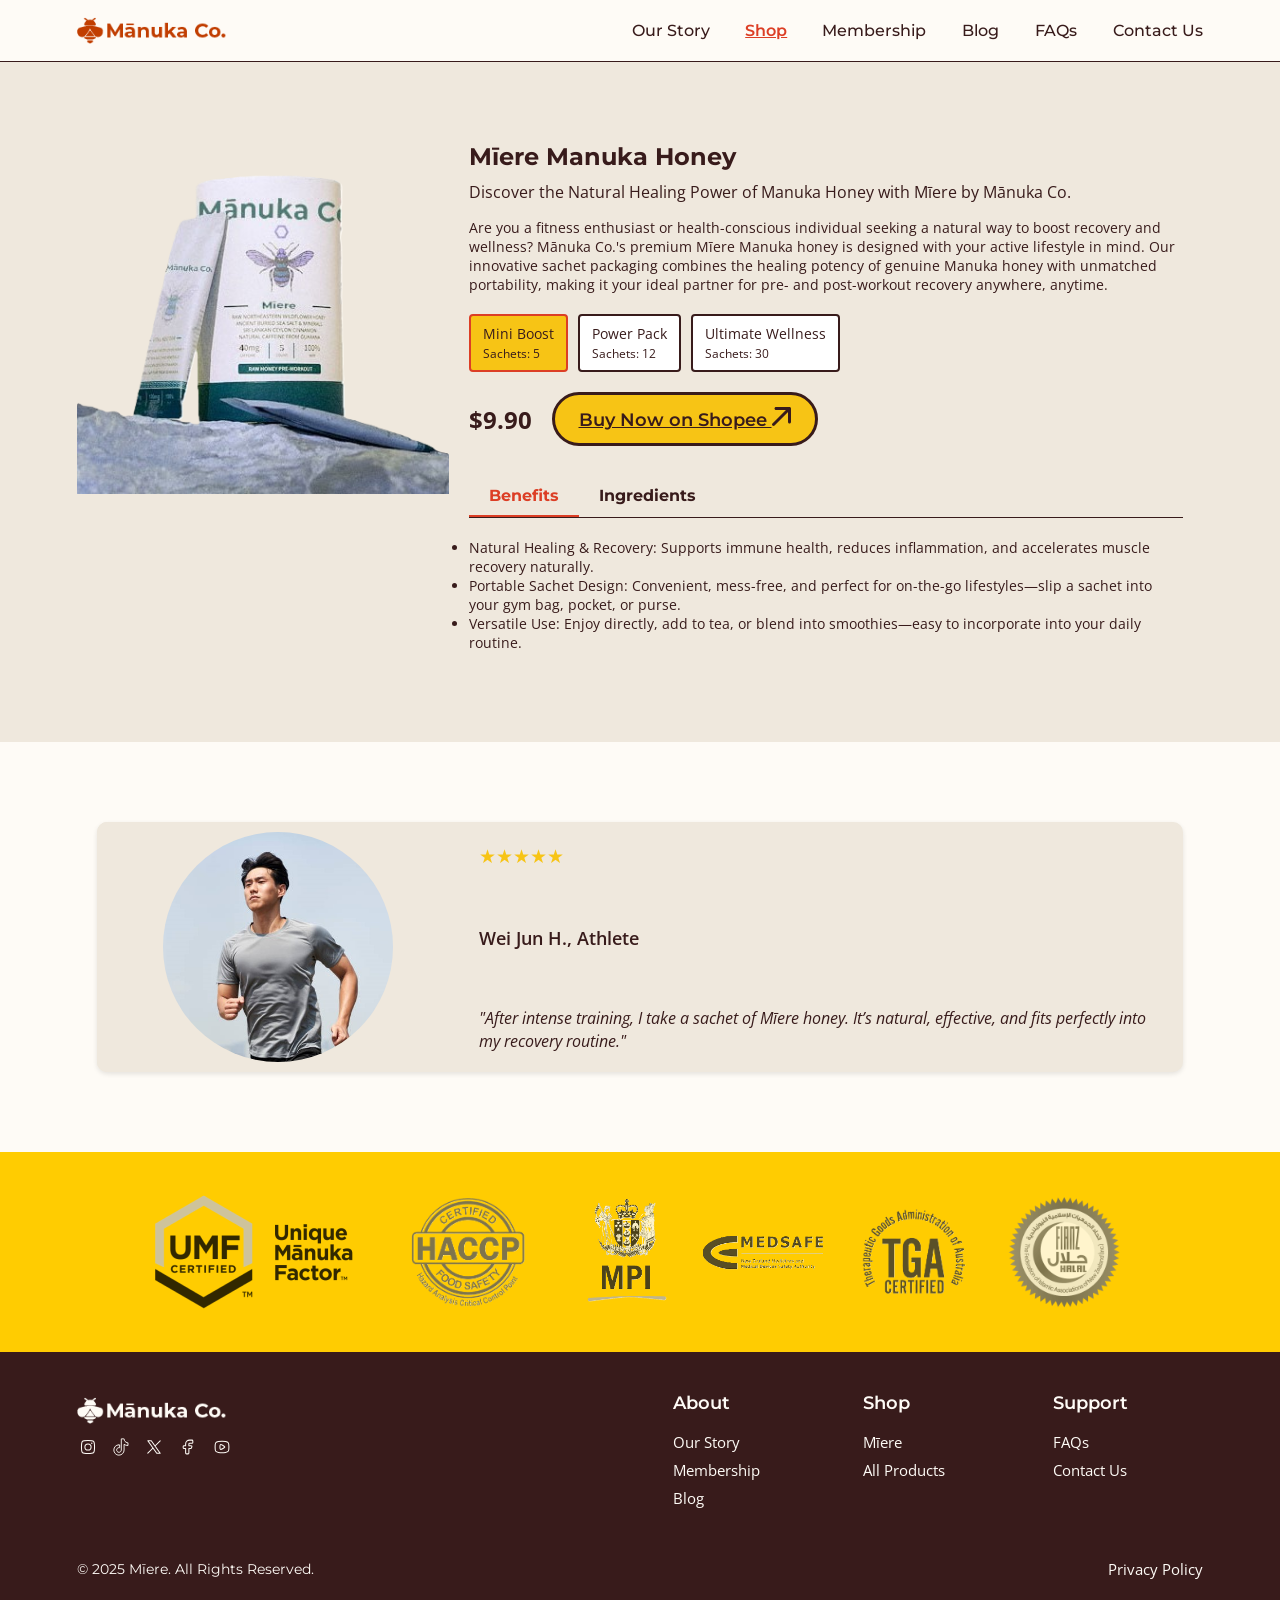
<file: shop-detail.html>
<!DOCTYPE html>
<html lang="en">

<head>
    <meta charset="UTF-8">
    <meta name="viewport" content="width=device-width, initial-scale=1.0">
    <title>Mīere Natural Healing Manuka Honey | Mānuka Co. </title>

    <link rel="icon" type="image/x-icon" href="css/favicon/favicon.ico">
    <link
        href="https://fonts.googleapis.com/css2?family=Montserrat:wght@400;600&family=Open+Sans:wght@400;600&display=swap"
        rel="stylesheet">
    <link href="" rel="stylesheet">
    <link rel="stylesheet" href="css/global.css">
    <link rel="stylesheet" href="css/shop-detail.css">
</head>

<body>
    <!-- HEADER -->
    <header class="navbar">
        <div class="logo">
            <a href="index.html">
                <img src="css/imgs/ManukaCo_Long_BloodOrange.png" alt="Mīere Logo">
            </a>
        </div>

        <nav class="nav-links">
            <a href="story.html" data-text="Our Story">Our Story</a>
            <a href="shop.html" class="active" data-text="Shop">Shop</a>
            <a href="membership.html" data-text="Membership">Membership</a>
            <a href="blog.html" data-text="Blog">Blog</a>
            <a href="faq.html" data-text="FAQs">FAQs</a>
            <a href="contact.html" data-text="Contact Us">Contact Us</a>
        </nav>

        <div class="menu-toggle" id="mobile-menu">
            <span class="bar"></span>
            <span class="bar"></span>
            <span class="bar"></span>
        </div>
    </header>

    <!-- PRODUCT SECTION -->
    <section class="product-section">
        <!-- Carousel Section -->
        <div class="carousel-container" id="carouselContainer">
            <button class="arrow left" id="prevBtn" aria-label="Previous">&#8592;</button>
            <div class="carousel" id="carousel">
                <!-- Images will be inserted here -->
            </div>
            <button class="arrow right" id="nextBtn" aria-label="Next">&#8594;</button>
            <div class="indicator" id="slideIndicator">1 / 4</div>
        </div>

        <!-- Product Details Section -->
        <div class="details">
            <div class="product-title" id="productName">Product Name</div>
            <div class="product-subtitle" id="productSubtitle">Product Subtitle</div>
            <div class="product-description" id="productDescription">
            </div>

            <!-- Quantity Options -->
            <div class="quantities" id="quantities">
                <!-- Options will be inserted here -->
            </div>

            <!-- Price and Buy Button -->
            <div class="purchase-section">
                <div class="price" id="price">$9.90</div>
                <div class="cta-action">
                    <a href="https://shopee.sg/Forest-Fresh-Jarrah-Honey-Sachet-TA-35-13g-Honey-on-the-Go-i.250686849.19491848010"
                        class="buy-button" target="_blank" rel="noopener noreferrer">
                        Buy Now on Shopee
                        <img src="css/icons/arrow.svg" alt="Arrow Icon">
                    </a>
                </div>
            </div>

            <!-- Tabs -->
            <div class="tabs">
                <div class="tab active" data-tab="benefits">Benefits</div>
                <div class="tab" data-tab="ingredients">Ingredients</div>
            </div>
            <div class="tab-content" id="tabContent">
                <!-- Content will be inserted here -->
            </div>
        </div>
    </section>

    <script>
        // Sample Data
        const productData = {
            images: [
                'css/imgs/product/miere5.png',
                'css/imgs/product/miere12.png',
                'css/imgs/product/miere30.png',
                'css/imgs/product/pack.jpg'
            ],
            name: 'Mīere Manuka Honey',
            subtitle: 'Discover the Natural Healing Power of Manuka Honey with Mīere by Mānuka Co.',
            description: 'Are you a fitness enthusiast or health-conscious individual seeking a natural way to boost recovery and wellness? Mānuka Co.\'s premium Mīere Manuka honey is designed with your active lifestyle in mind. Our innovative sachet packaging combines the healing potency of genuine Manuka honey with unmatched portability, making it your ideal partner for pre- and post-workout recovery anywhere, anytime.',
            quantities: [{
                label: 'Mini Boost',
                price: '$9.90',
                sachets: 5
            },
            {
                label: 'Power Pack',
                price: '$17.90',
                sachets: 12
            },
            {
                label: 'Ultimate Wellness',
                price: '$29.90',
                sachets: 30
            },
            ],
            benefits: `
                <ul>
                <li>Natural Healing & Recovery: Supports immune health, reduces inflammation, and accelerates muscle recovery naturally.</li>
                <li>Portable Sachet Design: Convenient, mess-free, and perfect for on-the-go lifestyles—slip a sachet into your gym bag, pocket, or purse.</li>
                <li>Versatile Use: Enjoy directly, add to tea, or blend into smoothies—easy to incorporate into your daily routine.</li>
                </ul>
                `,
            ingredients: `
                <ul>
                <li>Authentic, High-Quality Manuka Honey</li>
                <li>Sourced from pristine New Zealand fields, our honey boasts a high Unique Manuka Factor (UMF), ensuring maximum healing benefits.</li>
                </ul>
                `,
        };

        // Carousel Logic
        const carousel = document.getElementById('carousel');
        const slideIndicator = document.getElementById('slideIndicator');
        const prevBtn = document.getElementById('prevBtn');
        const nextBtn = document.getElementById('nextBtn');

        let currentSlide = 0;
        const totalSlides = productData.images.length;

        // Populate carousel images
        productData.images.forEach(src => {
            const img = document.createElement('img');
            img.src = src;
            carousel.appendChild(img);
        });

        // Function to update carousel position
        function updateCarousel() {
            const containerWidth = document.querySelector('.carousel-container').offsetWidth;
            carousel.style.transform = `translateX(-${currentSlide * containerWidth}px)`;
            slideIndicator.textContent = `${currentSlide + 1} / ${totalSlides}`;
        }

        // Resize handler to adjust slide position
        window.addEventListener('resize', updateCarousel);

        // Initial positioning
        window.addEventListener('load', () => {
            updateCarousel();
            updateArrows();
        });

        // Arrow button event listeners
        prevBtn.addEventListener('click', () => {
            if (currentSlide > 0) {
                currentSlide--;
            } else {
                // Loop to last slide if at first
                currentSlide = totalSlides - 1;
            }
            updateCarousel();
            updateArrows();
        });

        nextBtn.addEventListener('click', () => {
            if (currentSlide < totalSlides - 1) {
                currentSlide++;
            } else {
                // Loop back to first slide
                currentSlide = 0;
            }
            updateCarousel();
            updateArrows();
        });

        // Update arrow visibility (optional)
        function updateArrows() {
            // For looping, arrows are always visible
            prevBtn.style.display = 'block';
            nextBtn.style.display = 'block';
        }

        // Initialize arrows
        updateArrows();

        // Product Details
        document.getElementById('productName').textContent = productData.name;
        document.getElementById('productSubtitle').textContent = productData.subtitle;
        document.getElementById('productDescription').textContent = productData.description;

        // Quantity Options
        const quantitiesContainer = document.getElementById('quantities');
        let selectedQuantityIndex = 0;

        productData.quantities.forEach((q, index) => {
            const div = document.createElement('div');
            div.className = 'quantity-option' + (index === 0 ? ' selected' : '');
            div.innerHTML = `${q.label}<br><small>Sachets: ${q.sachets}</small>`;
            div.addEventListener('click', () => {
                // Deselect previous
                Array.from(quantitiesContainer.children).forEach((child, i) => {
                    child.classList.toggle('selected', i === index);
                });
                selectedQuantityIndex = index;
                document.getElementById('price').textContent = q.price;
            });
            quantitiesContainer.appendChild(div);
        });

        // Set initial price
        document.getElementById('price').textContent = productData.quantities[0].price;

        // Tabs logic
        const tabs = document.querySelectorAll('.tab');
        const tabContent = document.getElementById('tabContent');

        function setActiveTab(tab) {
            tabs.forEach(t => t.classList.remove('active'));
            tab.classList.add('active');
            const selectedTab = tab.getAttribute('data-tab');
            if (selectedTab === 'benefits') {
                tabContent.innerHTML = productData.benefits;
            } else if (selectedTab === 'ingredients') {
                tabContent.innerHTML = productData.ingredients;
            }
        }


        tabs.forEach(tab => {
            tab.addEventListener('click', () => {
                setActiveTab(tab);
            });
        });

        // Initialize tab content
        setActiveTab(document.querySelector('.tab.active'));
    </script>

    <!-- CUSTOMER TESTIMONIALS SECTION -->
    <section class="testimonials-section">
        <!-- Carousel Container -->
        <div class="testimonial-carousel-container" id="testimonialCarouselContainer">
            <button class="arrow left" id="testimonialPrevBtn" aria-label="Previous">&#8592;</button>
            <div class="testimonial-carousel" id="testimonialCarousel">
                <!-- Testimonials will be inserted here -->
            </div>
            <button class="arrow right" id="testimonialNextBtn" aria-label="Next">&#8594;</button>
            <div class="indicator" id="testimonialSlideIndicator">1 / 3</div>
        </div>
    </section>

    <script>
        // Sample testimonials data
        const testimonials = [
            {
                picture: 'css/imgs/avatars/WeiJunH.jpg',
                name: 'Wei Jun H., Athlete',
                quote: 'After intense training, I take a sachet of Mīere honey. It’s natural, effective, and fits perfectly into my recovery routine.',
                rating: 5
            },
            {
                picture: 'css/imgs/avatars/KarenY.jpg',
                name: 'Karen Y., Fitness Coach',
                quote: 'My clients love the portable sachets-they’re easy to recommend for muscle recovery and immune support.',
                rating: 5
            },
            {
                picture: 'css/imgs/avatars/SaraT.jpg',
                name: 'Sara T., Fitness Enthusiast',
                quote: 'Mīere sachets are so convenient! I take one before my morning workout and another after. It helps reduce soreness and keeps me energized throughout the day.',
                rating: 5
            },
        ];

        const testimonialContainer = document.getElementById('testimonialCarousel');
        const testimonialSlideIndicator = document.getElementById('testimonialSlideIndicator');
        const testimonialPrevBtn = document.getElementById('testimonialPrevBtn');
        const testimonialNextBtn = document.getElementById('testimonialNextBtn');

        let currentTestimonialIndex = 0;
        const totalTestimonials = testimonials.length;

        // Populate testimonials
        testimonials.forEach((t) => {
            const slideDiv = document.createElement('div');
            slideDiv.className = 'testimonial-slide';

            const cardDiv = document.createElement('div');
            cardDiv.className = 'testimonial-card';

            // Content inside card
            const contentDiv = document.createElement('div');
            contentDiv.className = 'testimonial-content';

            // Picture section
            const pictureDiv = document.createElement('div');
            pictureDiv.className = 'testimonial-picture';
            const img = document.createElement('img');
            img.src = t.picture;
            img.alt = t.name;
            pictureDiv.appendChild(img);

            // Info section
            const infoDiv = document.createElement('div');
            infoDiv.className = 'testimonial-info';

            // Star rating
            const starsDiv = document.createElement('div');
            starsDiv.className = 'star-rating';
            starsDiv.innerHTML = generateStars(t.rating);

            // Name
            const nameDiv = document.createElement('div');
            nameDiv.className = 'testimonial-name';
            nameDiv.textContent = t.name;

            // Quote
            const quoteDiv = document.createElement('div');
            quoteDiv.className = 'testimonial-quote';
            quoteDiv.textContent = `"${t.quote}"`;

            infoDiv.appendChild(starsDiv);
            infoDiv.appendChild(nameDiv);
            infoDiv.appendChild(quoteDiv);

            contentDiv.appendChild(pictureDiv);
            contentDiv.appendChild(infoDiv);

            cardDiv.appendChild(contentDiv);
            slideDiv.appendChild(cardDiv);
            testimonialContainer.appendChild(slideDiv);
        });

        // Helper function to generate star icons
        function generateStars(rating) {
            let starsHTML = '';
            for (let i = 1; i <= 5; i++) {
                starsHTML += i <= rating ? '★' : '☆';
            }
            return starsHTML;
        }

        // Function to update testimonial slide position
        function updateTestimonialSlide() {
            const containerWidth = document.querySelector('.testimonial-carousel-container').offsetWidth;
            testimonialContainer.style.transform = `translateX(-${currentTestimonialIndex * containerWidth}px)`;
            document.getElementById('testimonialSlideIndicator').textContent = `${currentTestimonialIndex + 1} / ${totalTestimonials}`;
        }

        // Event listeners with looping logic
        testimonialPrevBtn.addEventListener('click', () => {
            if (currentTestimonialIndex > 0) {
                currentTestimonialIndex--;
            } else {
                // Loop to last slide when on first
                currentTestimonialIndex = totalTestimonials - 1;
            }
            updateTestimonialSlide();
        });

        testimonialNextBtn.addEventListener('click', () => {
            if (currentTestimonialIndex < totalTestimonials - 1) {
                currentTestimonialIndex++;
            } else {
                // Loop back to first slide
                currentTestimonialIndex = 0;
            }
            updateTestimonialSlide();
        });

        // Resize handler
        window.addEventListener('resize', updateTestimonialSlide);

        // Initialize on load
        window.addEventListener('load', () => {
            updateTestimonialSlide();
        });
    </script>

    <!-- CERTIFICATIONS BANNER -->
    <section class="certs-logos-banner">
        <img src="css/imgs/certs/umf.png" alt="UMF Honey Association License" class="certs-logo" />
        <img src="css/imgs/certs/haccp.png" alt="HACCP Certified" class="certs-logo" />
        <img src="css/imgs/certs/mpi.png" alt="New Zealand MPI Registered Exporter" class="certs-logo" />
        <img src="css/imgs/certs/medsafe.png" alt="New Zealand Ministry of Health GMP Certificate" class="certs-logo" />
        <img src="css/imgs/certs/tga.png" alt="Australian TGA GMP Certificate" class="certs-logo" />
        <img src="css/imgs/certs/fianz-halal.png" alt="FIANZ Halal Certified" class="certs-logo" />
    </section>

    <!-- FOOTER -->
    <footer class="footer">
        <div class="footer-top">
            <div class="footer-col footer-brand">
                <div class="logo">
                    <a href="index.html">
                        <img src="css/imgs/ManukaCo_Long_Cream.png" alt="Mīere Logo">
                    </a>
                </div>
                <div class="social-icons">
                    <img src="css/icons/instagram.svg" alt="Instagram">
                    <img src="css/icons/tiktok.svg" alt="TikTok">
                    <img src="css/icons/x.svg" alt="Twitter">
                    <img src="css/icons/facebook.svg" alt="Facebook">
                    <img src="css/icons/youtube.svg" alt="YouTube">
                </div>
            </div>

            <div class="footer-col">
                <h4>About</h4>
                <p><a href="story.html">Our Story</a></p>
                <p><a href="membership.html">Membership</a></p>
                <p><a href="blog.html">Blog</p></a>
            </div>
            <div class="footer-col">
                <h4>Shop</h4>
                <p><a href="shop-detail.html">Mīere</a></p>
                <p><a href="shop.html">All Products</a></p>
            </div>
            <div class="footer-col">
                <h4>Support</h4>
                <p><a href="faq.html">FAQs</a></p>
                <p><a href="contact.html">Contact Us</a></p>
            </div>
        </div>

        <div class="footer-bottom">
            <p class="left">© 2025 Mīere. All Rights Reserved.</p>
            <div class="right">
                <p><a href=privacy-policy.html>Privacy Policy</p></a>
            </div>
        </div>
    </footer>

    <!-- JavaScript for Mobile Menu Toggle -->
    <script>
        const menu = document.getElementById('mobile-menu');
        const navLinks = document.querySelector('.nav-links');

        menu.addEventListener('click', () => {
            navLinks.classList.toggle('active');
            menu.classList.toggle('active');
        });
    </script>
</body>

</html>
</file>
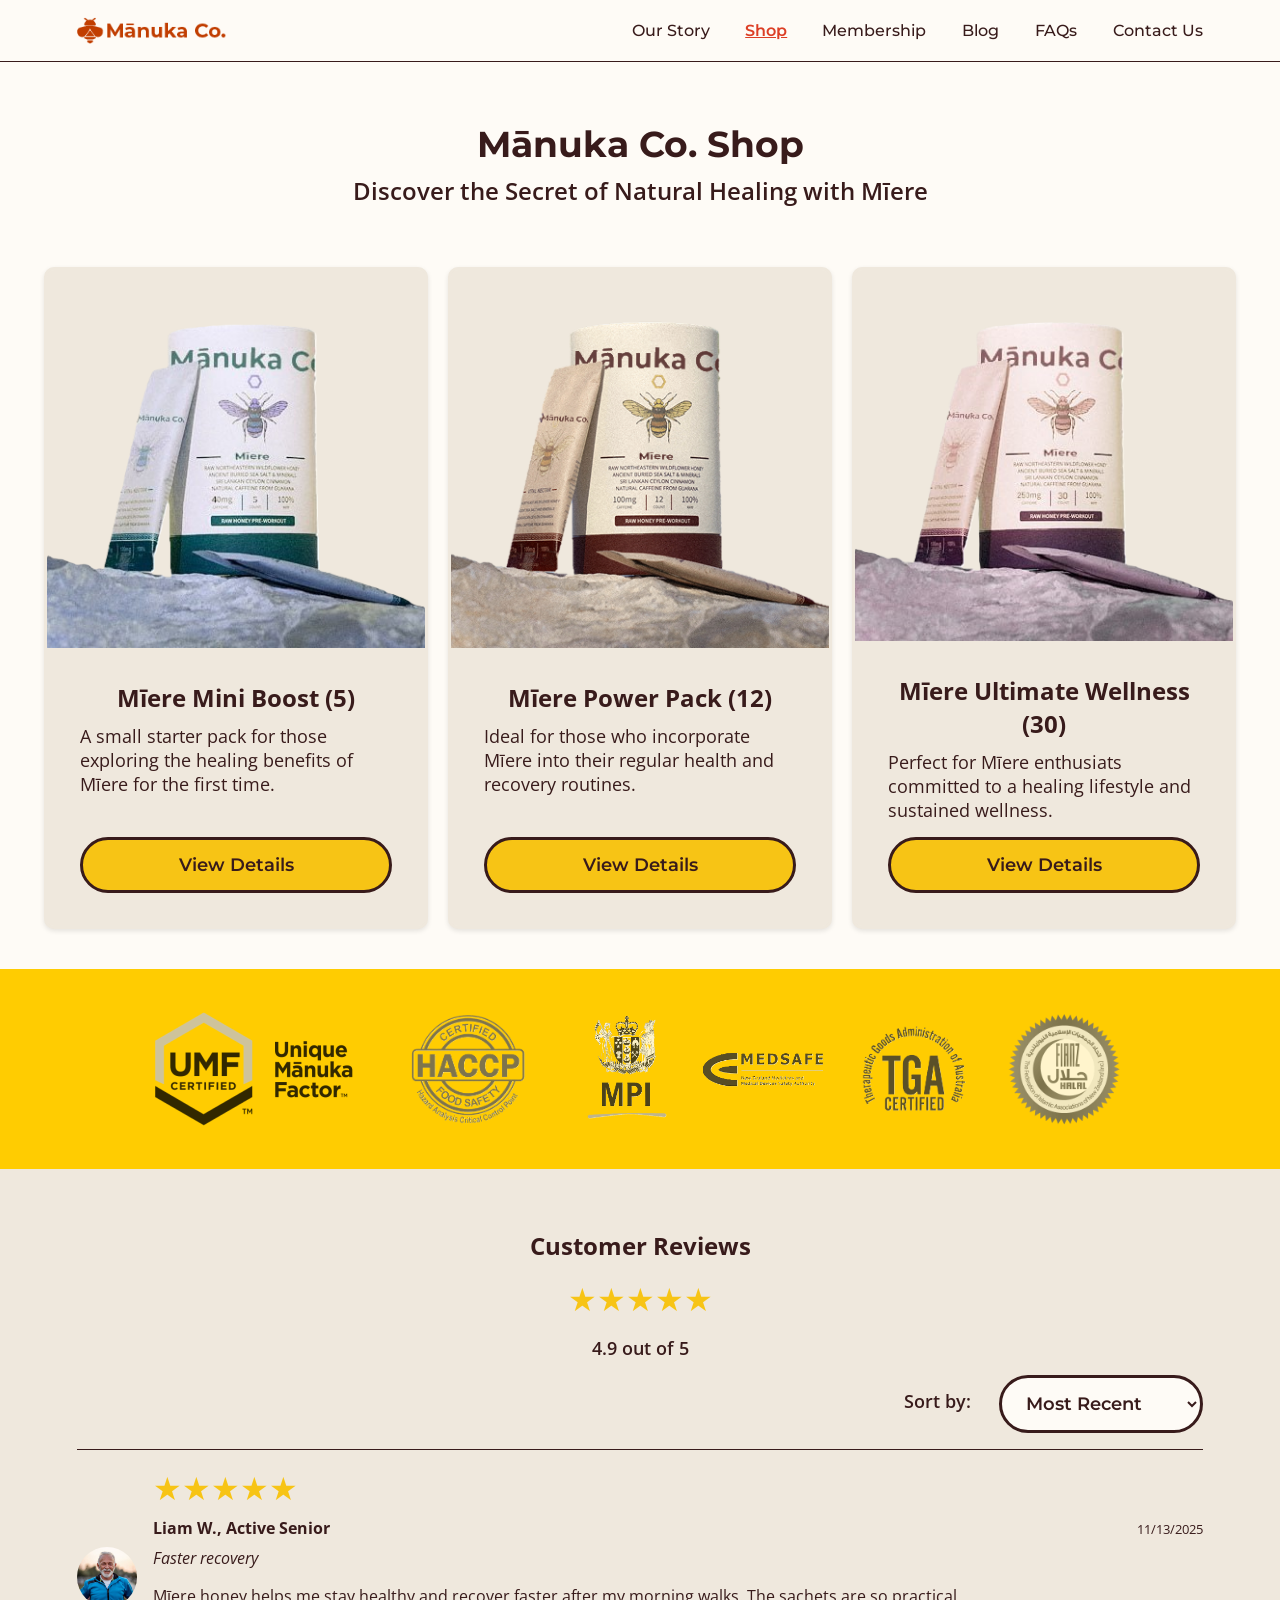
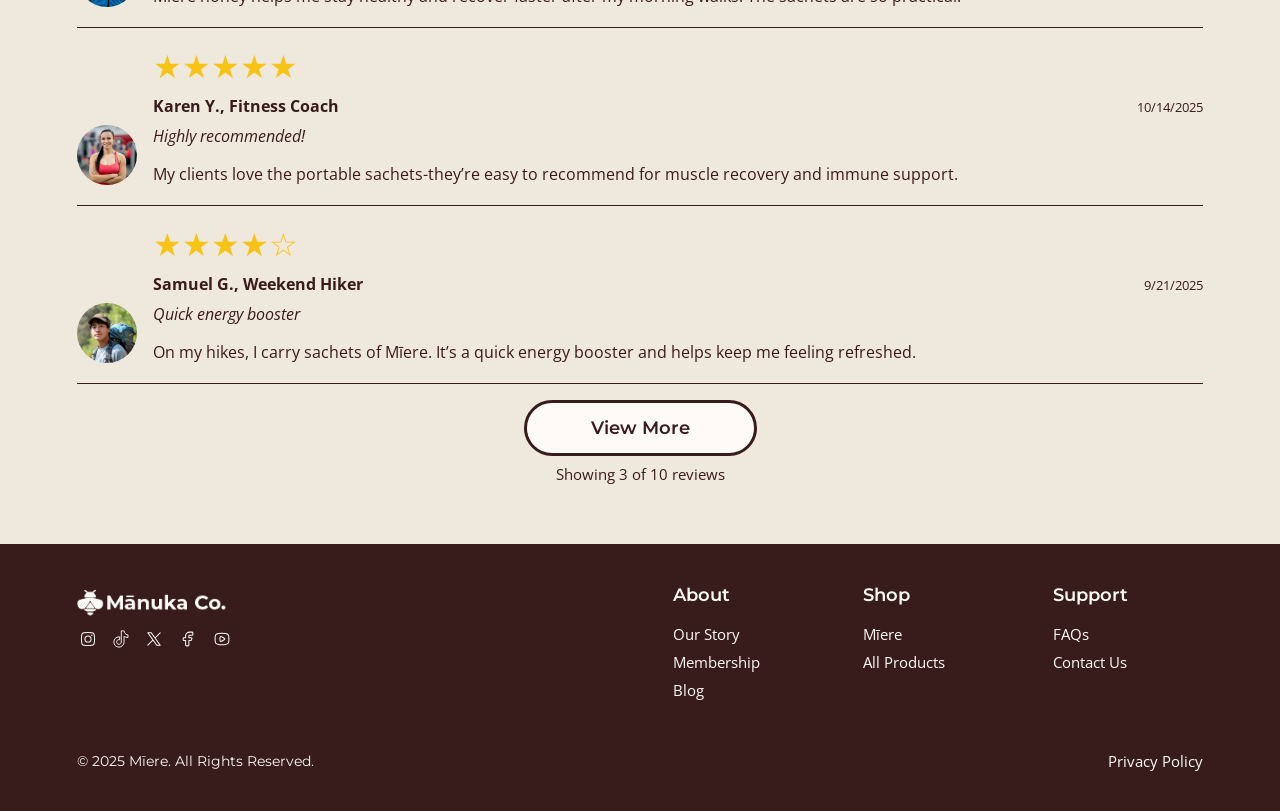
<file: shop.html>
<!DOCTYPE html>
<html lang="en">

<head>
    <meta charset="UTF-8">
    <meta name="viewport" content="width=device-width, initial-scale=1.0">
    <title>Mīere Manuka Honey - Shop | Mānuka Co. </title>

    <link rel="icon" type="image/x-icon" href="css/favicon/favicon.ico">
    <link
        href="https://fonts.googleapis.com/css2?family=Montserrat:wght@400;600&family=Open+Sans:wght@400;600&display=swap"
        rel="stylesheet">
    <link href="" rel="stylesheet">
    <link rel="stylesheet" href="css/global.css">
    <link rel="stylesheet" href="css/shop.css">
</head>

<body>
    <!-- HEADER -->
    <header class="navbar">
        <div class="logo">
            <a href="index.html">
                <img src="css/imgs/ManukaCo_Long_BloodOrange.png" alt="Mīere Logo">
            </a>
        </div>

        <nav class="nav-links">
            <a href="story.html" data-text="Our Story">Our Story</a>
            <a href="shop.html" class="active" data-text="Shop">Shop</a>
            <a href="membership.html" data-text="Membership">Membership</a>
            <a href="blog.html" data-text="Blog">Blog</a>
            <a href="faq.html" data-text="FAQs">FAQs</a>
            <a href="contact.html" data-text="Contact Us">Contact Us</a>
        </nav>

        <div class="menu-toggle" id="mobile-menu">
            <span class="bar"></span>
            <span class="bar"></span>
            <span class="bar"></span>
        </div>
    </header>

    <!-- SHOP -->
    <section class="shop-section">
        <div class="shop-header">
            <h1>Mānuka Co. Shop</h1>
            <h2>Discover the Secret of Natural Healing with Mīere</h2>
        </div>
    </section>

    <!-- PRODUCTS -->
    <section class="product-grid">
        <!-- Product 1 -->
        <div class="product-card">
            <img src="css/imgs/product/miere5.png" alt="Mīere Mini Boost">
            <div class="product-content">
                <div class="product-title">Mīere Mini Boost (5)</div>
                <div class="product-desc">A small starter pack for those exploring the healing benefits of Mīere for the
                    first time.</div>
                <button class="detail-button" onclick="window.location.href='shop-detail.html'">View Details</button>
            </div>
        </div>
        <!-- Product 2 -->
        <div class="product-card">
            <img src="css/imgs/product/miere12.png" alt="Mīere Power Pack">
            <div class="product-content">
                <div class="product-title">Mīere Power Pack (12)</div>
                <div class="product-desc">Ideal for those who incorporate Mīere into their regular health and recovery
                    routines.</div>
                <button class="detail-button" onclick="window.location.href='shop-detail.html'">View Details</button>
            </div>
        </div>
        <!-- Product 3 -->
        <div class="product-card">
            <img src="css/imgs/product/miere30.png" alt="Mīere Ultimate Recovery">
            <div class="product-content">
                <div class="product-title">Mīere Ultimate Wellness (30)</div>
                <div class="product-desc">Perfect for Mīere enthusiats committed to a healing lifestyle and sustained
                    wellness.</div>
                <button class="detail-button" onclick="window.location.href='shop-detail.html'">View Details</button>
            </div>
        </div>
    </section>

    <!-- CERTIFICATIONS BANNER -->
    <section class="certs-logos-banner">
        <img src="css/imgs/certs/umf.png" alt="UMF Honey Association License" class="certs-logo" />
        <img src="css/imgs/certs/haccp.png" alt="HACCP Certified" class="certs-logo" />
        <img src="css/imgs/certs/mpi.png" alt="New Zealand MPI Registered Exporter" class="certs-logo" />
        <img src="css/imgs/certs/medsafe.png" alt="New Zealand Ministry of Health GMP Certificate" class="certs-logo" />
        <img src="css/imgs/certs/tga.png" alt="Australian TGA GMP Certificate" class="certs-logo" />
        <img src="css/imgs/certs/fianz-halal.png" alt="FIANZ Halal Certified" class="certs-logo" />
    </section>

    <!-- REVIEWS SECTION -->
    <section class="reviews-section">
        <!-- Title -->
        <div class="reviews-header">
            <div class="reviews-title">Customer Reviews</div>
        </div>
        <!-- Overall Stars -->
        <div class="overall-stars" id="overallStars"></div>
        <!-- Average Rating -->
        <div class="reviews-header">
            <div class="average-rating" id="averageRating"></div>
        </div>

        <!-- Sorting Dropdown aligned right -->
        <div class="sort-container">
            <label for="sortSelect" style="margin-right:8px;">Sort by:</label>
            <select id="sortSelect">
                <option value="mostRecent">Most Recent</option>
                <option value="highestRating">Highest Rating</option>
                <option value="lowestRating">Lowest Rating</option>
            </select>
        </div>
        <div class="review-divider"></div>

        <!-- Reviews List -->
        <div id="reviewsContainer"></div>

        <!-- View More Button and count -->
        <div class="view-more-container">
            <button id="viewMoreBtn">View More</button>
            <div id="displayCountText" style="margin-top:8px; font-size:0.95em; color:#381B1B;"></div>
        </div>
    </section>
    <script>
        // Sample reviews data
        const reviews = [
            {
                avatar: 'css/imgs/avatars/SaraT.jpg',
                name: 'Sara T., Fitness Enthusiast',
                title: 'Pre and post workout essential',
                text: 'Mīere sachets are so convenient! I take one before my morning workout and another after. It helps reduce soreness and keeps me energized throughout the day.',
                date: '2024-03-02',
                rating: 5
            },
            {
                avatar: 'css/imgs/avatars/JonathanL.jpg',
                name: 'Jonathan L., Gym Regular',
                title: 'Love the portability!',
                text: 'The portability is fantastic! I can just pop a sachet in my gym bag. The honey tastes pure and natural, and I feel it aids my recovery.',
                date: '2024-05-08',
                rating: 5
            },
            {
                avatar: 'css/imgs/avatars/MeiLingP.jpg',
                name: 'Mei Ling P., Wellness Seeker',
                title: 'Natural energy boost',
                text: 'Using Miere Manuka Honey pre-workout gives me a natural energy boost, and post-workout, it helps soothe my muscles naturally.',
                date: '2024-09-10',
                rating: 5
            },
            {
                avatar: 'css/imgs/avatars/DanielK.jpg',
                name: 'Daniel K., Busy Professional',
                title: 'Perfect for after a run',
                text: 'I love how easy it is to carry around. The sachets are discreet and mess-free, perfect after a quick workout or a run in the park.',
                date: '2024-12-05',
                rating: 5
            },
            {
                avatar: 'css/imgs/avatars/AliciaS.jpg',
                name: 'Alicia S., Health-Conscious Mom',
                title: 'Healthy treat',
                text: 'Mīere Manuka Honey is my go-to for boosting my immunity. The sachet makes it easy for me to give my kids a healthy treat on-the-go.',
                date: '2025-01-15',
                rating: 5
            },
            {
                avatar: 'css/imgs/avatars/WeiJunH.jpg',
                name: 'Wei Jun H., Athlete',
                title: 'Natural recovery',
                text: 'After intense training, I take a sachet of Mīere honey. It’s natural, effective, and fits perfectly into my recovery routine.',
                date: '2025-05-23',
                rating: 5
            },
            {
                avatar: 'css/imgs/avatars/RachelN.jpg',
                name: 'Rachel N., Yoga Practitioner',
                title: 'Convenient for traveling',
                text: 'I add Mīere honey to my herbal tea post-yoga. The sachets are so convenient when I’m traveling or at the studio.',
                date: '2025-07-16',
                rating: 5
            },
            {
                avatar: 'css/imgs/avatars/SamuelG.jpg',
                name: 'Samuel G., Weekend Hiker',
                title: 'Quick energy booster',
                text: 'On my hikes, I carry sachets of Mīere. It’s a quick energy booster and helps keep me feeling refreshed.',
                date: '2025-09-21',
                rating: 4
            },
            {
                avatar: 'css/imgs/avatars/KarenY.jpg',
                name: 'Karen Y., Fitness Coach',
                title: 'Highly recommended!',
                text: 'My clients love the portable sachets-they’re easy to recommend for muscle recovery and immune support.',
                date: '2025-10-14',
                rating: 5
            },
            {
                avatar: 'css/imgs/avatars/LiamW.jpg',
                name: 'Liam W., Active Senior',
                title: 'Faster recovery',
                text: 'Mīere honey helps me stay healthy and recover faster after my morning walks. The sachets are so practical.',
                date: '2025-11-13',
                rating: 5
            }
        ];

        const reviewsContainer = document.getElementById('reviewsContainer');
        const viewMoreBtn = document.getElementById('viewMoreBtn');
        const sortSelect = document.getElementById('sortSelect');
        const displayCountText = document.getElementById('displayCountText');
        const overallStarsContainer = document.getElementById('overallStars');

        let currentDisplayCount = 3; // initial number of reviews shown

        // Function to create star icons (for individual reviews)
        function createStars(rating) {
            const starContainer = document.createElement('div');
            starContainer.className = 'stars';
            for (let i = 1; i <= 5; i++) {
                const star = document.createElement('span');
                star.className = 'star';
                star.textContent = i <= rating ? '★' : '☆';
                starContainer.appendChild(star);
            }
            return starContainer;
        }

        // Function to create overall stars
        function createOverallStars(rating) {
            const starContainer = document.createElement('div');
            starContainer.className = 'overall-stars';
            for (let i = 1; i <= 5; i++) {
                const star = document.createElement('span');
                star.className = 'star';
                star.textContent = i <= rating ? '★' : '☆';
                starContainer.appendChild(star);
            }
            return starContainer;
        }

        // Calculate average rating
        function getAverageRating() {
            const totalRating = reviews.reduce((sum, review) => sum + review.rating, 0);
            return (totalRating / reviews.length).toFixed(1);
        }

        // Display average rating
        function displayAverageRating() {
            const average = getAverageRating();
            const ratingElement = document.getElementById('averageRating');
            if (ratingElement) {
                ratingElement.textContent = `${average} out of 5`;
            }
        }

        // Render the overall stars with rounded rating
        function renderOverallStars() {
            const avgRating = Math.round(parseFloat(getAverageRating()));
            overallStarsContainer.innerHTML = '';
            const stars = createOverallStars(avgRating);
            overallStarsContainer.appendChild(stars);
        }

        // Function to render reviews
        function renderReviews() {
            // Clear previous reviews
            reviewsContainer.innerHTML = '';

            // Sorting
            const sortBy = sortSelect.value;
            let sortedReviews = [...reviews];

            if (sortBy === 'mostRecent') {
                sortedReviews.sort((a, b) => new Date(b.date) - new Date(a.date));
            } else if (sortBy === 'highestRating') {
                sortedReviews.sort((a, b) => b.rating - a.rating);
            } else if (sortBy === 'lowestRating') {
                sortedReviews.sort((a, b) => a.rating - b.rating);
            }

            // Show only up to currentDisplayCount
            const reviewsToShow = sortedReviews.slice(0, currentDisplayCount);
            reviewsToShow.forEach((review, index) => {
                const reviewWrapper = document.createElement('div');
                reviewWrapper.className = 'review-wrapper';

                // Avatar Container
                const avatarContainer = document.createElement('div');
                avatarContainer.className = 'avatar-container';

                // Avatar Image
                const avatarImg = document.createElement('img');
                avatarImg.src = review.avatar;
                avatarImg.alt = review.name;
                avatarImg.className = 'avatar';

                // Review content
                const contentDiv = document.createElement('div');
                contentDiv.className = 'review-content';

                // Star rating
                const starsDiv = createStars(review.rating);
                starsDiv.style.marginBottom = '8px';

                // Review header: name on left, date on right
                const headerDiv = document.createElement('div');
                headerDiv.className = 'review-header';

                const nameSpan = document.createElement('div');
                nameSpan.className = 'name';
                nameSpan.textContent = review.name;

                const dateSpan = document.createElement('div');
                dateSpan.className = 'review-date';
                dateSpan.textContent = new Date(review.date).toLocaleDateString();

                headerDiv.appendChild(nameSpan);
                headerDiv.appendChild(dateSpan);

                // Review title
                const titleDiv = document.createElement('div');
                titleDiv.className = 'review-title';
                titleDiv.textContent = review.title;

                // Review text
                const textP = document.createElement('p');
                textP.className = 'review-text';
                textP.textContent = review.text;

                // Append all to contentDiv
                contentDiv.appendChild(starsDiv);
                contentDiv.appendChild(headerDiv);
                contentDiv.appendChild(titleDiv);
                contentDiv.appendChild(textP);

                // Append avatar to avatarContainer
                avatarContainer.appendChild(avatarImg);

                // Append avatar container and review content to review wrapper
                reviewWrapper.appendChild(avatarContainer);
                reviewWrapper.appendChild(contentDiv);

                // Hide reviews beyond currentDisplayCount
                if (index >= currentDisplayCount) {
                    reviewWrapper.classList.add('hidden');
                }

                // Append the review wrapper
                reviewsContainer.appendChild(reviewWrapper);

                // Create and append a divider line after each review
                const divider = document.createElement('hr');
                divider.className = 'review-divider';
                reviewsContainer.appendChild(divider);
            });

            // Show or hide "View More"
            if (sortedReviews.length > currentDisplayCount) {
                viewMoreBtn.style.display = 'block';
            } else {
                viewMoreBtn.style.display = 'none';
            }

            // Update display count text
            document.getElementById('displayCountText').textContent = `Showing ${Math.min(currentDisplayCount, sortedReviews.length)} of ${sortedReviews.length} reviews`;
        }

        // Event listeners
        sortSelect.addEventListener('change', () => {
            currentDisplayCount = 3; // reset count
            renderReviews();
        });

        document.getElementById('viewMoreBtn').addEventListener('click', () => {
            currentDisplayCount += 3;
            renderReviews();
        });

        // Initial render
        displayAverageRating();
        renderOverallStars();
        renderReviews();
    </script>

    <!-- FOOTER -->
    <footer class="footer">
        <div class="footer-top">
            <div class="footer-col footer-brand">
                <div class="logo">
                    <a href="index.html">
                        <img src="css/imgs/ManukaCo_Long_Cream.png" alt="Mīere Logo">
                    </a>
                </div>
                <div class="social-icons">
                    <img src="css/icons/instagram.svg" alt="Instagram">
                    <img src="css/icons/tiktok.svg" alt="TikTok">
                    <img src="css/icons/x.svg" alt="Twitter">
                    <img src="css/icons/facebook.svg" alt="Facebook">
                    <img src="css/icons/youtube.svg" alt="YouTube">
                </div>
            </div>

            <div class="footer-col">
                <h4>About</h4>
                <p><a href="story.html">Our Story</a></p>
                <p><a href="membership.html">Membership</a></p>
                <p><a href="blog.html">Blog</p></a>
            </div>
            <div class="footer-col">
                <h4>Shop</h4>
                <p><a href="shop-detail.html">Mīere</a></p>
                <p><a href="shop.html">All Products</a></p>
            </div>
            <div class="footer-col">
                <h4>Support</h4>
                <p><a href="faq.html">FAQs</a></p>
                <p><a href="contact.html">Contact Us</a></p>
            </div>
        </div>

        <div class="footer-bottom">
            <p class="left">© 2025 Mīere. All Rights Reserved.</p>
            <div class="right">
                <p><a href=privacy-policy.html>Privacy Policy</p></a>
            </div>
        </div>
    </footer>

    <!-- JavaScript for Mobile Menu Toggle -->
    <script>
        const menu = document.getElementById('mobile-menu');
        const navLinks = document.querySelector('.nav-links');

        menu.addEventListener('click', () => {
            navLinks.classList.toggle('active');
            menu.classList.toggle('active');
        });
    </script>

</body>

</html>
</file>
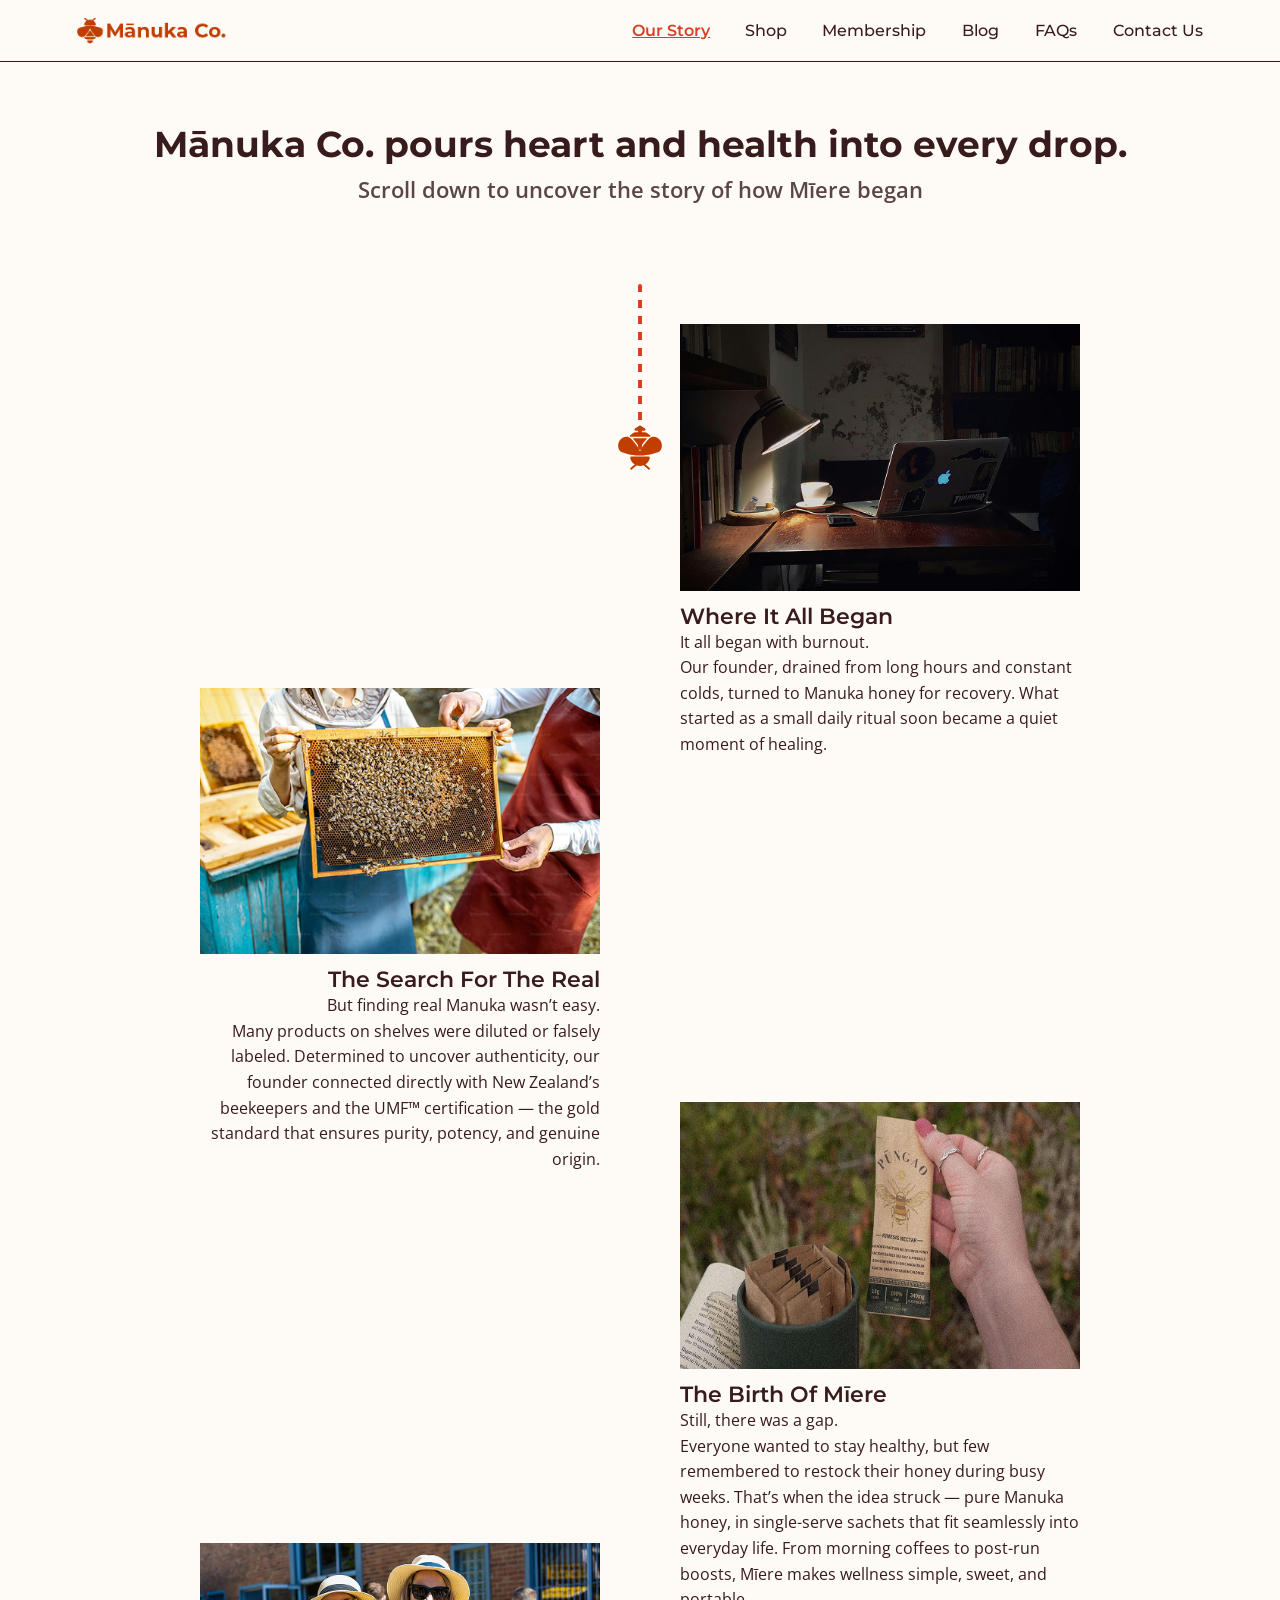
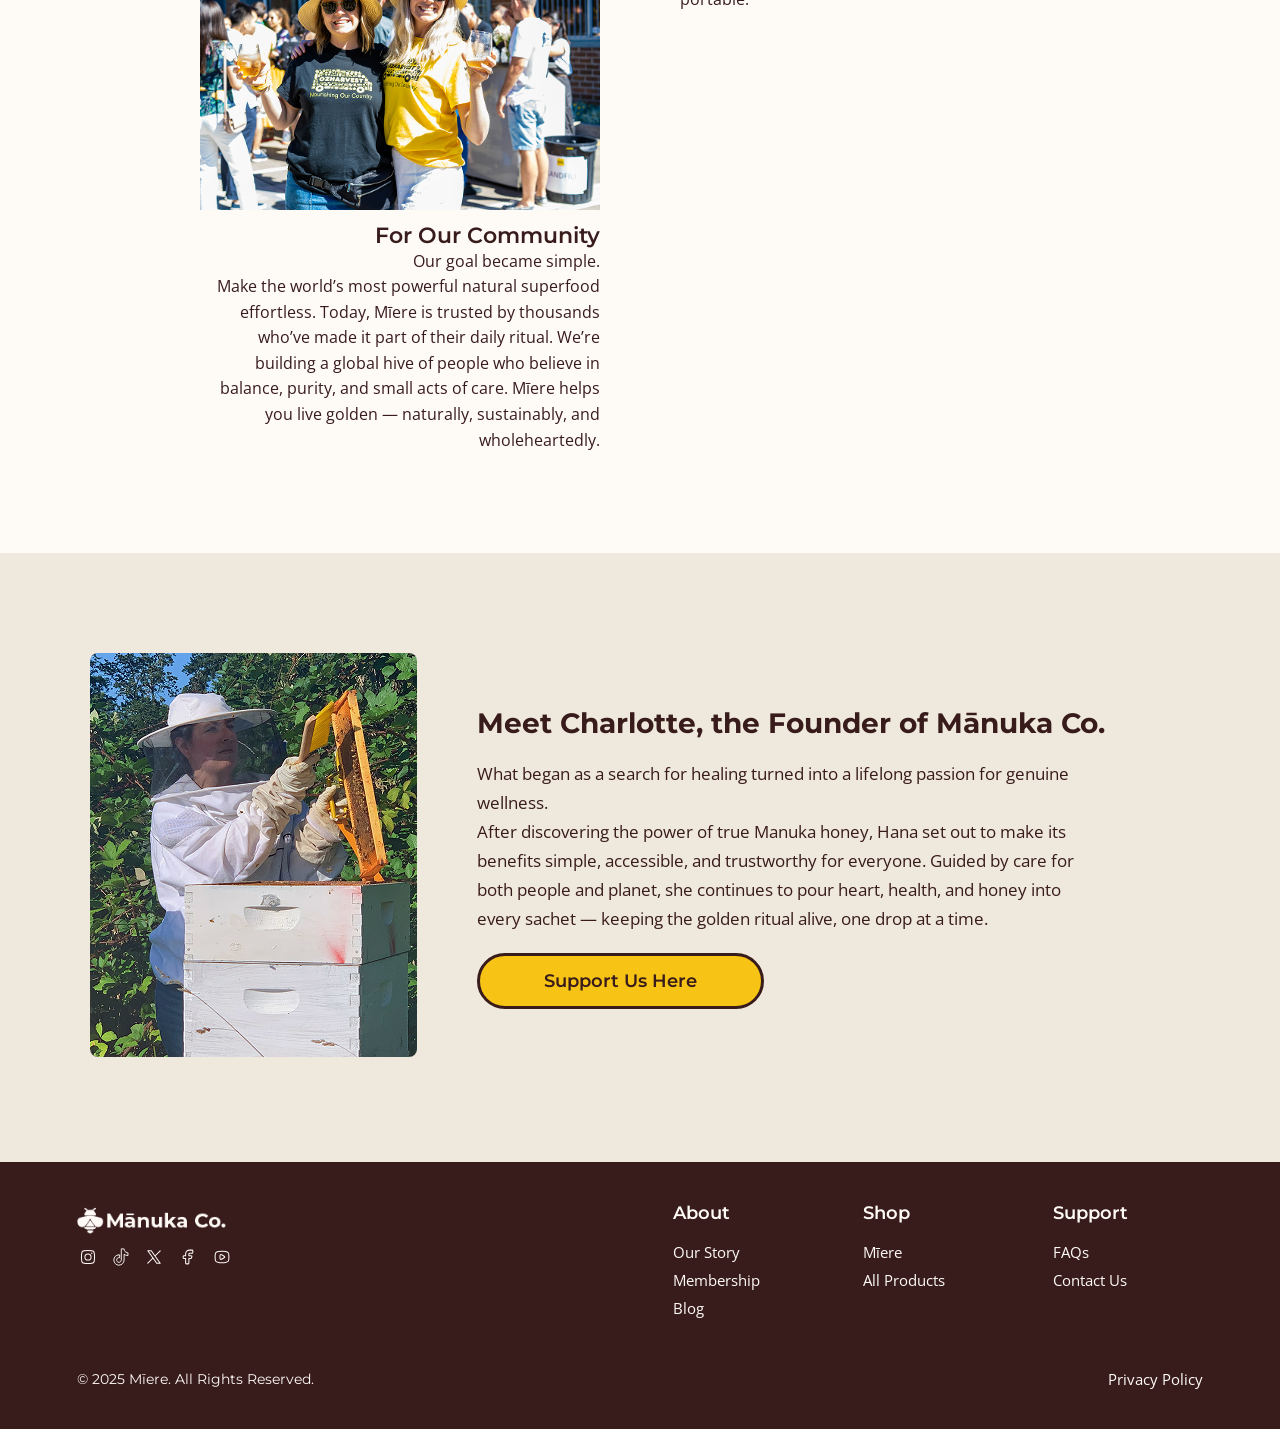
<file: story.html>
<!DOCTYPE html>
<html lang="en">
<head>
    <meta charset="UTF-8">
    <meta name="viewport" content="width=device-width, initial-scale=1.0">
    <title>Story Of Mīere</title>
    <link rel="icon" type="image/x-icon" href="css/favicon/favicon.ico">
    <link href="https://fonts.googleapis.com/css2?family=Montserrat:wght@400;600&family=Open+Sans:wght@400;600&display=swap" rel="stylesheet">
    <link href="" rel="stylesheet">
    <link rel="stylesheet" href="css/story.css">
    <link rel="stylesheet" href="css/global.css">
</head>

<body>
    <header class="navbar">
        <div class="logo">
            <a href="index.html">
                <img src="css/imgs/ManukaCo_Long_BloodOrange.png" alt="Mīere Logo">
            </a>
        </div>

        <nav class="nav-links">
            <a href="story.html" class="active" data-text="Our Story">Our Story</a>
            <a href="shop.html" data-text="Shop">Shop</a>
            <a href="membership.html" data-text="Membership">Membership</a>
            <a href="blog.html" data-text="Blog">Blog</a>
            <a href="faq.html" data-text="FAQs">FAQs</a>
            <a href="contact.html" data-text="Contact Us">Contact Us</a>
        </nav>

        <div class="menu-toggle" id="mobile-menu">
            <span class="bar"></span>
            <span class="bar"></span>
            <span class="bar"></span>
        </div>
    </header>

    <section class="story-section">
        <div class="story-header">
            <h1>Mānuka Co. pours heart and health into every drop.</h1>
            <h2>Scroll down to uncover the story of how Mīere began</h2>
        </div>

        <div class="story-timeline">
            <!-- vertical line and icon -->
            <div class="timeline-line"></div>
            <div class="timeline-icon">
            <img src="css/icons/ManukaCo_Logo_BloodOrange.svg" alt="Bee Icon">
            </div>

            <!-- story parts -->
            <div class="story-part right">
                <img src="css/imgs/story1.png" alt="Mīere Beginnings">
                <div class="story-text">
                    <h3>Where It All Began</h3>
                    <p>
                    It all began with burnout.<br>
                    Our founder, drained from long hours and constant colds, turned to Manuka honey for recovery. 
                    What started as a small daily ritual soon became a quiet moment of healing.
                    </p>
                </div>
            </div>
            <div class="story-part left">
                <img src="css/imgs/story2.png" alt="Mīere Authenticity">
                <div class="story-text">
                    <h3>The Search For The Real</h3>
                    <p>
                    But finding real Manuka wasn’t easy.<br>
                    Many products on shelves were diluted or falsely labeled. Determined to uncover authenticity, our founder connected directly with New Zealand’s beekeepers and the UMF™ certification — 
                    the gold standard that ensures purity, potency, and genuine origin. 
                    </p>
                </div>
            </div>
            <div class="story-part right">
                <img src="css/imgs/story3.png" alt="Mīere Innovation">
                <div class="story-text">
                    <h3>The Birth Of Mīere</h3>
                    <p>
                    Still, there was a gap.<br>
                    Everyone wanted to stay healthy, but few remembered to restock their honey during busy weeks. 
                    That’s when the idea struck — pure Manuka honey, in single-serve sachets that fit seamlessly into everyday life. 
                    From morning coffees to post-run boosts, Mīere makes wellness simple, sweet, and portable.
                    </p>
                </div>
            </div>
            <div class="story-part left">
                <img src="css/imgs/story4.png" alt="Mīere Purpose">
                <div class="story-text">
                    <h3>For Our Community</h3>
                    <p>
                    Our goal became simple.<br>
                    Make the world’s most powerful natural superfood effortless. 
                    Today, Mīere is trusted by thousands who’ve made it part of their daily ritual. 
                    We’re building a global hive of people who believe in balance, purity, and small acts of care. 
                    Mīere helps you live golden — naturally, sustainably, and wholeheartedly.
                    </p>
                </div>
            </div>
        </div>
    </section>

    <section class="founder-section">
        <div class="founder-container">
            <div class="founder-img">
            <img src="css/imgs/founder.png" alt="Founder of Mīere">
            </div>

            <div class="founder-text">
            <h2>Meet Charlotte, the Founder of Mānuka Co.</h2>
            <p>
                What began as a search for healing turned into a lifelong passion for genuine wellness.<br>
                After discovering the power of true Manuka honey, Hana set out to make its benefits simple, accessible, and trustworthy for everyone. 
                Guided by care for both people and planet, she continues to pour heart, health, and honey into every sachet — keeping the golden ritual alive, one drop at a time.
            </p>

            <a href="shop.html" class="support-btn">Support Us Here</a>
            </div>
        </div>
    </section>


    <footer class="footer">
        <div class="footer-top">
            <div class="footer-col footer-brand">
                <div class="logo">
                    <a href="index.html">
                        <img src="css/imgs/ManukaCo_Long_Cream.png" alt="Mīere Logo">
                    </a>
                </div>
                <div class="social-icons">
                    <img src="css/icons/instagram.svg" alt="Instagram">
                    <img src="css/icons/tiktok.svg" alt="TikTok">
                    <img src="css/icons/x.svg" alt="Twitter">
                    <img src="css/icons/facebook.svg" alt="Facebook">
                    <img src="css/icons/youtube.svg" alt="YouTube">
                </div>
            </div>

            <div class="footer-col">
                <h4>About</h4>
                <p><a href="story.html">Our Story</a></p>
                <p><a href="membership.html">Membership</a></p>
                <p><a href="blog.html">Blog</p></a>
            </div>
            <div class="footer-col">
                <h4>Shop</h4>
                <p><a href="shop-detail.html">Mīere</a></p>
                <p><a href="shop.html">All Products</a></p>
            </div>
            <div class="footer-col">
                <h4>Support</h4>
                <p><a href="faq.html">FAQs</a></p>
                <p><a href="contact.html">Contact Us</a></p>
            </div>
        </div>

        <div class="footer-bottom">
            <p class="left">© 2025 Mīere. All Rights Reserved.</p>
            <div class="right">
                <p><a href=privacy-policy.html>Privacy Policy</p></a>
            </div>
        </div>
    </footer>

    <!-- JavaScript for Mobile Menu Toggle -->
    <script>
        const menu = document.getElementById('mobile-menu');
        const navLinks = document.querySelector('.nav-links');

        menu.addEventListener('click', () => {
        navLinks.classList.toggle('active');
        menu.classList.toggle('active');
        });
    </script>

    <!-- JavaScript for scroll animation -->
    <script>
        document.addEventListener("scroll", () => {
            const timeline = document.querySelector(".story-timeline");
            const line = document.querySelector(".timeline-line");
            const icon = document.querySelector(".timeline-icon");

            if (!timeline) return;

            const rect = timeline.getBoundingClientRect();
            const scrollTop = window.scrollY || document.documentElement.scrollTop;

            const startY = rect.top + scrollTop;
            const endY = startY + rect.height;
            const viewportHeight = window.innerHeight;
            const progress = Math.min(Math.max((scrollTop + viewportHeight / 2 - startY) / (endY - startY), 0), 1);

            // Grow dotted line
            line.style.height = `${progress * rect.height}px`;

            // Move icon with line
            icon.style.top = `${progress * rect.height}px`;
        });
    </script>
</body>
</html>
</file>
<file: css/story.css>
.story-section {
  background-color: #FEFBF6;
  color: #381B1B;
  font-family: 'Open Sans', sans-serif;
  padding: 60px clamp(20px, 6vw, 112px);
  position: relative;
  overflow: hidden;
}

/* Header */
.story-header h1 {
  font-family: 'Montserrat', sans-serif;
  font-weight: 700;
  font-size: 36px;
  text-align: center;
  margin-bottom: 8px;
}

.story-header h2 {
  font-weight: 600;
  font-size: 22px;
  color: #5a4646;
  text-align: center;
  margin-bottom: 80px;
}

/* Timeline core */
.story-timeline {
  position: relative;
  max-width: 1000px;
  margin: 0 auto;
  padding: 0 20px 150px;
}

.timeline-line {
  position: absolute;
  top: 0;
  left: 50%;
  transform: translateX(-50%);
  width: 4px;
  background: repeating-linear-gradient(
    to bottom,
    #DC3E25 0 8px,
    transparent 8px 16px
  );
  height: 0; /* animated by JS */
  border-radius: 2px;
  transition: height 0.2s ease-out;
}

.timeline-icon {
  position: absolute;
  top: 0;
  left: 50%;
  transform: translate(-50%, -50%);
  transition: top 0.2s ease-out;
}

.timeline-icon img {
  width: 45px;
  height: 45px;
  transform: rotate(180deg);
}

/* Story parts */
.story-part {
  position: relative;
  width: 50%;
  padding: 40px;
  display: flex;
  flex-direction: column;
  gap: 12px;
}

.story-part img {
  width: 100%;
}

.story-part.right {
  left: 50%;
  text-align: left;
}

.story-part.left {
  left: 0;
  text-align: right;
}


.story-text h3 {
  font-family: 'Montserrat', sans-serif;
  font-size: 22px;
  font-weight: 600;
}

.story-text p {
  line-height: 1.6;
}

.story-part:not(:first-child) {
  margin-bottom: -150px;
}

@media (max-width: 900px) {
  /* Shift the whole timeline to the right */
  .story-timeline {
    margin-left: 25px;
  }

  .timeline-line {
    left: 10px;
    transform: none;
  }

  .timeline-icon {
    left: 12px;
    transform: translate(-50%, -50%);
  }

  .story-part {
    width: 100%;
    padding-left: 50px;
    text-align: left !important;
  }

  .story-part.left,
  .story-part.right {
    left: 0;
  }

  .story-part:not(:first-child) {
    margin-bottom: 5px;
  }
}

/* Founder Section */
.founder-section {
  background-color: #EFE8DD;
  color: #381B1B;
  font-family: 'Open Sans', sans-serif;
  padding: 100px clamp(20px, 6vw, 112px);
}

.founder-container {
  display: flex;
  align-items: center;
  justify-content: center;
  gap: 60px;
  max-width: 1100px;
  margin: 0 auto;
}

/* Image column */
.founder-img img {
  width: 100%;
  max-width: 450px;
  border-radius: 8px;
  object-fit: cover;
}

/* Text column */
.founder-text {
  flex: 1;
  display: flex;
  flex-direction: column;
  gap: 20px;
}

.founder-text h2 {
  font-family: 'Montserrat', sans-serif;
  font-weight: 700;
  font-size: 28px;
}

.founder-text p {
  line-height: 1.7;
  font-size: 17px;
  max-width: 600px;
}

.support-btn {
  display: inline-block;
  padding: 14px 64px;
  border: 3px solid #381B1B;
  border-radius: 999px;
  background-color: #F7C415;
  color: #381B1B;
  font-family: 'Montserrat', sans-serif;
  font-weight: 600;
  font-size: 18px;
  text-decoration: none;
  cursor: pointer;
  transition: all 0.3s ease;
  width: fit-content;
}
.support-btn:hover {
  background-color: #DC3E25;
  color: #FEFBF6;
  border-color: #DC3E25;
}

@media (max-width: 900px) {
  .founder-container {
    flex-direction: column;
    text-align: center;
    gap: 40px;
  }

  .founder-text p {
    max-width: none;
  }

  .support-btn {
    margin: 0 auto;
  }
}
</file>
<file: css/global.css>
* {
  margin: 0;
  padding: 0;
  box-sizing: border-box;
}

html, body {
  background-color: #FEFBF6;
  font-family: 'Open Sans', sans-serif;
  color: #381B1B;
  overflow-y: auto;     
  scrollbar-width: none;      /* Firefox */
  -ms-overflow-style: none;   /* IE/Edge */
}
html::-webkit-scrollbar, body::-webkit-scrollbar {
  display: none;              /* Chrome, Safari */
}

/* Header/NavBar */
.navbar {
  display: flex;
  justify-content: space-between;
  align-items: center;
  background-color: #FEFBF6;
  border-bottom: 1px solid #381B1B;
  padding: 12px clamp(20px, 6vw, 112px);
  max-width: 1600px;
  margin: 0 auto;
  position: relative;
  z-index: 1000;
}

.logo img {
  padding-top: 5px;
  height: 32px;     
  width: auto;        
  cursor: pointer;
}

.nav-links {
  display: flex;
  gap: 35px;
}

.nav-links a {
  text-decoration: none;
  color: #381B1B;
  font-family: 'Montserrat', sans-serif;
  font-weight: 500;
  font-size: clamp(16px, 1.1vw, 20px);
  transition: color 0.3s ease, font-weight 0.2s ease;
  display: inline-block;
  position: relative;
}
.nav-links a:hover { /* Hover state */
  color: #F7C415;
  font-weight: 600;
}
.nav-links a::after { /* Prevent width shift: reserve a bit of extra space visually */
  content: attr(data-text);
  font-weight: 600;
  visibility: hidden;
  height: 0;
  overflow: hidden;
  display: block;
}
.nav-links a.active  { 
  color: #DC3E25;
  font-weight: 600;
  text-decoration: underline;
}

.menu-toggle { /* Hamburger Menu for Mobile*/
  display: none;
  flex-direction: column;
  cursor: pointer;
  gap: 5px;
}

.bar {
  height: 2.5px;
  width: 25px;
  background-color: #381B1B;
  border-radius: 1px;
  transition: all 0.3s ease;
}

@media (max-width: 900px) {
  .nav-links {
    position: absolute;
    top: 100%;
    right: 0;
    background-color: #EFE8DD;
    width: 100%;
    flex-direction: column;
    align-items: center;
    gap: 25px;
    padding: 20px 0;
    border-top: 1px solid #381B1B;
    display: none;
  }

  .nav-links.active {
    display: flex;
  }

  .menu-toggle {
    display: flex;
  }
  .menu-toggle:hover .bar {
    background-color: #F7C415;
  }
  .menu-toggle.active .bar {
    background-color: #DC3E25;
  }
  .menu-toggle.active:hover .bar {
  background-color: #F7C415;
  }
}

/* Footer */
.footer {
  background-color: #381B1B;
  color: #FEFBF6;
  font-family: 'Montserrat', sans-serif;
  padding: 40px clamp(20px, 6vw, 112px);
}

.footer-top {
  display: flex;
  justify-content: space-between;
  flex-wrap: wrap;
  gap: 40px;
  margin-bottom: 30px;
}

.footer-col {
  display: flex;
  flex-direction: column;
  gap: 8px;
  min-width: 150px;
}

.footer-col h4 {
  font-weight: 600;
  font-size: 18px;
  margin-bottom: 10px;
}

.footer-col p {
  font-size: 15px;
  cursor: pointer;
  transition: color 0.3s ease;
}
.footer-col p a {
  text-decoration: none;
  color: #FEFBF6;
  font-size: 15px;
  font-family: 'Open Sans', sans-serif;
  transition: color 0.3s ease, font-weight 0.2s ease;
}
.footer-col p a:visited {
  color: #FEFBF6;
}
.footer-col p a:hover {
  color: #F7C415;
  font-weight: 600;
}

.footer-brand {
  flex: 1;
  min-width: 200px;
}

.social-icons {
  display: flex;
  gap: 12px;
}

.social-icons img {
  height: 22px;
  width: auto;
  cursor: pointer;
  transition: filter 0.3s ease;
}
.social-icons img:hover {
  filter: brightness(0) saturate(100%) invert(77%) sepia(55%) saturate(426%) hue-rotate(5deg) brightness(102%) contrast(95%);
  transition: filter 0.3s ease;
}

.footer-bottom {
  display: flex;
  justify-content: space-between;
  align-items: center;
  flex-wrap: wrap;
  border-top: 1px solid #381B1B;
  padding-top: 20px;
  font-size: 14px;
}

.footer-bottom p {
  margin: 0;
  cursor: pointer;
  transition: color 0.3s ease;
}
.footer-bottom p a {
  text-decoration: none;
  color: #FEFBF6;
  font-size: 15px;
  font-family: 'Open Sans', sans-serif;
  transition: color 0.3s ease, font-weight 0.2s ease;
}
.footer-bottom p a:visited {
  color: #FEFBF6;
}
.footer-bottom p a:hover {
  color: #F7C415;
  font-weight: 600;
}

.footer-bottom .right {
  display: flex;
  gap: 30px;
}
.footer-bottom .right:hover {
  color: #F7C415;
  font-weight: 600;
}

@media (max-width: 900px) {
  .footer-top {
    flex-direction: column;
    align-items: flex-start;
  }

  .footer-bottom {
    flex-direction: column;
    align-items: flex-start;
    gap: 10px;
  }

  .footer-bottom .right {
    flex-wrap: wrap;
    gap: 15px;
  }

  .footer-logo {
    height: 38px;
  }
}

.privacy-section {
  background-color: #FEFBF6;
  color: #381B1B;
  font-family: 'Open Sans', sans-serif;
  padding: 100px clamp(20px, 6vw, 112px);
}

.privacy-container {
  max-width: 800px;
  margin: 0 auto;
  line-height: 1.7;
}

.privacy-container h1 {
  font-family: 'Montserrat', sans-serif;
  font-weight: 700;
  font-size: 36px;
  margin-bottom: 10px;
  text-align: center;
}

.privacy-container h2 {
  font-family: 'Montserrat', sans-serif;
  font-weight: 600;
  font-size: 22px;
  margin-top: 40px;
  margin-bottom: 12px;
}

.privacy-container p,
.privacy-container ul {
  font-size: 16px;
  margin-bottom: 16px;
}

.privacy-container ul {
  padding-left: 20px;
  list-style: disc;
}

.privacy-container a {
  color: #DC3E25;
  text-decoration: underline;
}

.privacy-container a:hover {
  color: #381B1B;
}
</file>
<file: css/landing.css>
.landing-hero {
  display: flex;
  align-items: center;
  justify-content: center;
  padding: 80px clamp(20px, 6vw, 112px);
  background-color: #FEFBF6;
  color: #381B1B;
  font-family: 'Montserrat', sans-serif;
}

.landing-hero-wrapper{
  display: flex;
  align-items: center;
  justify-content: center;
  gap: 130px;
}

/* Left column (image) */
.hero-left {
  flex: 1;
  max-width: 33vw;
  display: flex;
  justify-content: center;
  align-items: center;
}

.hero-left img {
  width: 200%;
  height: auto;
  object-fit: cover;
}

/* Right column (text) */
.hero-right {
  flex: 2;
  display: flex;
  flex-direction: column;
  gap: 24px;
}

/* Row 1 */
.hero-right h1 {
  font-weight: 700;
  font-size: 40px;
  line-height: 150%;
  margin: 0;
}

/* Row 2 */
.hero-right h2 {
  font-weight: 500;
  font-size: 22px;
  letter-spacing: -0.02em;
  margin: 0;
}

/* Row 3 */
.hero-right h3 {
  font-weight: 700;
  font-size: 64px;
  line-height: 150%;
  margin: 0;
}

.hero-right h3 span {
  color: #F7C415; /* Mīere highlight */
}

/* Button */
.shop-now-btn {
  display: inline-block;
  margin-top: 20px;
  padding: 14px 64px;
  border: 3px solid #381B1B;
  border-radius: 999px;
  background-color: #F7C415;
  color: #381B1B;
  font-family: 'Montserrat', sans-serif;
  font-weight: 600;
  font-size: 24px;
  text-decoration: none;
  cursor: pointer;
  transition: all 0.3s ease;
  align-self: flex-start; /* aligns left under text */
}

.shop-now-btn:hover {
  background-color: #DC3E25;
  color: #FEFBF6;
  border-color: #DC3E25;
}

/* Responsive adjustments */
@media (max-width: 900px) {
  .landing-hero {
    flex-direction: column;
    text-align: center;
    gap: 40px;
  }

  .landing-hero-wrapper{
  flex-direction: column;
    text-align: center;
    gap: 40px;
}

  .hero-left {
    max-width: 80%;
  }

  .hero-right {
    align-items: center;
  }

  .shop-now-btn {
    align-self: center;
  }

  .hero-right h3 {
    font-size: 48px;
  }
}

.benefits-section {
  display: flex;
  flex-wrap: wrap;
  border-top: 1px solid #381B1B;
  border-bottom: 1px solid #381B1B;
}

/* Each block */
.benefit-block {
  flex: 1;
  background-color: #FEFBF6;
  text-align: center;
  font-family: 'Open Sans', sans-serif;
  color: #381B1B;
  display: flex;
  flex-direction: column;
  align-items: center;
  justify-content: flex-start;
}

.benefit-block.mid {
  background-color: #EFE8DD;
}

/* Full-width image (fills the block) */
.benefit-block img {
  width: 100%;
  height: auto;
  display: block;
  object-fit: cover;
  margin: 0;
  padding: 0;
  border: none;
  border-radius: 0;
}

/* Title */
.benefit-block h3 {
  font-family: 'Montserrat', sans-serif;
  font-weight: 700;
  font-size: 20px;
  margin: 24px 0 12px;
  letter-spacing: 0.5px;
}

/* Divider line */
.benefit-divider {
  width: 80%;
  height: 1px;
  background-color: #381B1B;
  margin: 0 auto 16px;
}

/* Paragraph */
.benefit-block p {
  font-weight: 600;
  font-size: 16px;
  line-height: 1.6;
  width: 80%;
  margin: 0 auto 40px;
}

/* Responsive (stacked column layout) */
@media (max-width: 900px) {
  .benefits-section {
    flex-direction: column;
  }

  .benefit-block {
    width: 100%;
  }

  .benefit-block p {
    width: 85%;
  }
}

/* CTA Banner Section */
.cta-banner {
  display: flex;
  align-items: center;
  justify-content: space-between;
  background-color: #FEFBF6;
  color: #381B1B;
  font-family: 'Montserrat', sans-serif;
  padding: 40px clamp(20px, 6vw, 112px);
  gap: 20px;
}

/* Left text */
.cta-text h2 {
  font-size: 64px;
  font-weight: 700;
  margin: 0;
}

.cta-text span {
  color: #F7C415; /* Highlight for "Mīere" */
}

/* Right button area */
.cta-action {
  display: flex;
  justify-content: center;
  align-items: center;
  flex-shrink: 0;
}

.shop-now-btn img {
  padding-top: 5px;
  width: 22px;
  height: 22px;
  transition: filter 0.3s ease;
}
.shop-now-btn:hover img {
  filter: brightness(0) saturate(100%) invert(100%); /* #FEFBF6 */
}

/* Responsive layout */
@media (max-width: 900px) {
  .cta-banner {
    flex-direction: column;
    text-align: center;
    gap: 20px;
  }

  .cta-text h2 {
    font-size: 36px;
  }

  .cta-action {
    width: 100%;
  }
}

.certification-section {
  background-color: #EFE8DD;
  display: flex;
  align-items: center;
  justify-content: space-between;
  gap: 60px;
  padding: 30px clamp(20px, 6vw, 112px);
  font-family: 'Open Sans', sans-serif;
  color: #381B1B;
}

/* Left column */
.cert-left {
  display: flex;  
  flex-direction: column;
  flex: 0 0 60%;
  text-align: right;
  align-items: flex-end;
}

.cert-left h2 {
  font-family: 'Montserrat', sans-serif;
  font-weight: 700;
  font-size: 48px;
  line-height: 1.4;
  margin-bottom: 16px;
}

.cert-divider {
  width: 80%;
  height: 1px;
  background-color: #381B1B;
  margin: 0 0 20px 0;        
  align-self: flex-end; 
}

.cert-left p {
  font-weight: 500;
  font-size: 22px;
  line-height: 1.7;
  color: #381B1B;
}

/* Right column (image) */
.cert-right {
  flex: 0 0 40%;
  position: relative;
}

.cert-img-container {
  position: relative;
  width: 100%;
  height: auto;
}

.cert-img-container img {
  width: 100%;
  display: block;
}

/* Floating icon */
.cert-icon {
  position: absolute;
  top: 15px;
  right: 15px;
  width: 100x;
  height: 100px;
  cursor: pointer;
  animation: wiggle 2.5s ease-in-out infinite;
  transform-origin: center;
}

.cert-icon img {
  width: 100%;
  height: auto;
  display: block;
}

/* Wiggle animation */
@keyframes wiggle {
  0%, 100% {
    transform: rotate(0deg);
  }
  25% {
    transform: rotate(6deg);
  }
  75% {
    transform: rotate(-6deg);
  }
}

/* Responsive layout */
@media (max-width: 900px) {
  .certification-section {
    flex-direction: column;
    text-align: center;
    gap: 40px;
  }

  .cert-left {
    text-align: center;
    flex: 1;
  }

  .cert-divider {
    margin: 0 auto 20px;
  }

  .cert-right {
    flex: 1;
  }

  .cert-icon {
    width: 50px;
    height: 50px;
    top: 10px;
    right: 10px;
  }
}

/* Statistics Section */
.stats-section {
  background-color: #FEFBF6;
  display: flex;
  justify-content: space-between;
  align-items: center;
  padding: 60px clamp(20px, 6vw, 112px);
  font-family: 'Montserrat', sans-serif;
  text-align: center;
  gap: 20px;
}

/* Each block */
.stat-block {
  flex: 1;
  display: flex;
  flex-direction: column;
  align-items: center;
  justify-content: center;
  gap: 8px;
}

/* Number */
.stat-block h3 {
  font-weight: 600; /* semibold */
  font-size: 36px;
  margin: 0;
  color: #381B1B;
}

/* Category label */
.stat-block p {
  font-weight: 500; /* medium */
  font-size: 16px;
  margin: 0;
  letter-spacing: 0.5px;
  color: #381B1B;
}

/* Responsive layout */
@media (max-width: 900px) {
  .stats-section {
    flex-direction: column;
    gap: 32px;
    padding: 60px 20px;
  }

  .stat-block {
    width: 100%;
  }

  .stat-block h3 {
    font-size: 32px;
  }

  .stat-block p {
    font-size: 15px;
  }
}

.reviews-section {
  background-color: #EFE8DD;
  padding: 80px clamp(20px, 6vw, 112px);
  color: #381B1B;
  font-family: 'Open Sans', sans-serif;
  overflow: hidden;
}

.reviews-title {
  font-family: 'Montserrat', sans-serif;
  font-weight: 700;
  font-size: 36px;
  text-align: center;
  margin-bottom: 60px;
}

.reviews-container {
  display: flex;
  gap: 20px;
  overflow-x: auto;
  cursor: grab;
  scrollbar-width: none;
  -ms-overflow-style: none;
}
.reviews-container::-webkit-scrollbar {
  display: none;
}
.reviews-container.is-dragging {
  cursor: grabbing;
}

/* Each card */
.review-card {
  flex: 0 0 550px;
  border-right:#381B1B 1px solid;
  display: flex;
  align-items: flex-start;
  gap: 16px;
  padding: 24px;
  transition: transform 0.3s ease;
}

.review-card:hover {
  transform: translateY(-5px);
}

/* Card image */
.review-card img {
  width: auto;
  height: 220px;
  border-top-left-radius: 12px;
  border-bottom-left-radius: 12px;
  object-fit: cover;
  flex-shrink: 0;
}

/* Review content */
.review-content {
  flex: 1;
}

.review-rating {
  font-family: 'Montserrat', sans-serif;
  font-weight: 600;
  font-size: 18px;
  margin: 0 0 8px 0;
}

.review-quote {
  font-family: 'Open Sans', sans-serif;
  font-weight: 600;
  font-size: 16px;
  margin: 0 0 16px 0;
  line-height: 1.5;
}

/* Long review text */
.review-text {
  position: relative;
  font-size: 15px;
  line-height: 1.6;
  font-weight: 500;
  color: #381B1B;
  margin: 0;
  padding-left: 16px; /* indent */
}

.review-line {
  position: absolute;
  left: 0;
  top: 0;
  bottom: 0;
  width: 2px;
  background-color: #381B1B;
}

/* Mobile responsiveness */
@media (max-width: 900px) {
  .reviews-container {
    gap: 20px;
  }

  .review-card {
    flex: 0 0 100%;
    min-width: 100%;
  }

  .review-card img {
    width: 100px;
    height: auto;
  }

  .reviews-title {
    font-size: 28px;
    margin-bottom: 40px;
  }
}

.founder-section {
  background-color: #FEFBF6;
}
.support-btn {
  background-color: #EFE8DD;
}

/* === Promotions Section === */

.promotions-section {
  background-image: url("imgs/background.png");
  padding: 0; 
  height: 700px;
  border-bottom: 3px solid #381b1b;
  border-top: 3px solid #381b1b;
}

.promotions-wrapper {
  max-width: 1200px;
  margin: 0 auto;
  display: flex;
  gap: 30px;
  justify-content: space-between;
  align-items: stretch;
}

/* Cards */
.promo-card {
  flex: 1;
  background-color: #fefbf6;
  padding: 0 40px 40px; 
  text-align: center;
  position: relative;
  display: flex;
  flex-direction: column;
}

/* TOP / BOTTOM ALIGNMENT — FIXED */
.promo-card:nth-child(1),
.promo-card:nth-child(3) {
  margin-top: -3px;
  align-self: flex-start; /* flush to top */
  border-left: 3px solid #381b1b;
  border-right: 3px solid #381b1b;
  border-bottom: 3px solid #381b1b;
  border-top: 3px solid #FEFBF6;
}

.promo-card:nth-child(2) {
  margin-top: 59.5px;
  align-self: flex-end;   /* flush to bottom */
  border-left: 3px solid #381b1b;
  border-right: 3px solid #381b1b;
  border-top: 3px solid #381b1b;
  border-bottom: 3px solid #EFE8DD;
  background:#EFE8DD;
}

/* === Promo Pill — ALL SAME POSITION === */

.promo-pill {
  position: absolute;
  top: 16px;
  right: 16px;
  padding: 8px 28px;
  border-radius: 999px;
  background-color: #381b1b;
  color: #fefbf6;
  font-family: 'Montserrat', sans-serif;
  font-weight: 700;
  font-size: 16px;
  z-index: 2;
}

/* remove old left/center/right variations */
.pill-left, .pill-center, .pill-right {
  left: auto !important;
  transform: none !important;
}

/* Image container */
.promo-icon {
  margin: 0 -40px 24px;  
}

/* Icon */
.promo-icon img {
  display: block;
  width: 100%;
  height: auto;
  object-fit: cover;
}

/* Divider */
.promo-divider {
  width: 80%;
  border: none;
  border-top: 1px solid #381b1b;
  margin: 16px auto 24px;
}

.promo-title {
  font-family: 'Montserrat', sans-serif;
  font-weight: 700;
  font-size: 36px;   /* updated */
  margin: 16px 0 20px;
  color: #381b1b;
}

.promo-text {
  font-family: 'Open Sans', sans-serif;
  font-weight: 600;  /* semibold */
  font-size: 20px;   /* updated */
  line-height: 1.5;
  margin-bottom: 36px;
  color: #381b1b;
}

/* Button */
.promo-btn {
  margin-top: auto;
  padding: 14px 48px;
  border-radius: 999px;
  border: 3px solid #381b1b;
  background-color: #381b1b;
  color: #fefbf6;
  font-family: 'Montserrat', sans-serif;
  font-weight: 700;
  font-size: 18px;
  text-decoration: none;
  transition: 0.3s;
}

.promo-btn:hover {
  background-color: #dc3e25;
  border-color: #dc3e25;
}

/* === Mobile / Tablet Responsive === */
@media (max-width: 900px) {

  .promotions-section {
    height: auto;               /* allow natural height */
    padding: 40px 20px;         /* outer padding */
    background-size: cover;     /* ensure bg image fits */
    background-position: center;
  }

  .promotions-wrapper {
    flex-direction: column;     /* stack vertically */
    gap: 40px;                  /* equal spacing between cards */
    align-items: center;
    max-width: 100%;
  }

  .promo-card {
    width: 100%;
    max-width: 500px;           /* keeps it tidy on medium screens */
    margin: 0 !important; 
    align-self: center !important;
    border-left: 3px solid #381b1b;
    border-right: 3px solid #381b1b;
    border-top: 3px solid #381b1b;
    border-bottom: 3px solid #381b1b;
    background-color: #FEFBF6 !important;
  }

  /* Fix for the special middle card background */
  .promo-card:nth-child(2) {
    background-color: #FEFBF6 !important; 
    border-bottom: 3px solid #381b1b !important;
  }

  .promo-card:nth-child(1),
  .promo-card:nth-child(3) {
    border-top: 3px solid #381b1b;
  }

  /* Adjust padding for mobile */
  .promo-card {
    width: 100%;
    max-width: 500px;
    margin: 0 !important;
    align-self: center !important;
    border-left: 3px solid #381b1b;
    border-right: 3px solid #381b1b;
    border-top: 3px solid #381b1b;
    border-bottom: 3px solid #381b1b;
    background-color: #FEFBF6 !important;
    padding: 0 24px 32px;  /* ⬅ no top padding here either */
  }

  /* Typography scaling */
  .promo-title {
    font-size: 28px;
  }

  .promo-text {
    font-size: 18px;
  }


  .promo-icon {
    margin: 0 -24px 24px;  /* match new padding */
  }

  .promo-icon img {
    max-width: 100%;
  }

  .promo-btn {
    width: 100%;                /* full width button on mobile */
    padding: 16px 0;
    font-size: 18px;
  }
}



.socials-section {
  background-color: #EFE8DD;
  padding: 70px clamp(20px, 6vw, 112px) 40px;
  display: flex;
  flex-direction: column;
  align-items: center;
  gap: 40px;
}

.socials-container {
  width: 100%;
  display: flex;
  flex-direction: column;
  gap: 40px;
  align-items: center;
}

.socials-title h2 {
  font-family: 'Montserrat', sans-serif;
  font-size: 40px;
  font-weight: 700;
  text-align: center;
  color: #381B1B;
  margin: 0;
}

.socials-posts-wrapper {
  width: 100%;
  display: flex;
  align-items: center;
  position: relative;
}

/* Scrollable row */
.socials-posts {
  display: flex;
  gap: 40px;
  overflow-x: auto;
  scroll-behavior: smooth;
  padding: 10px 0;
  scrollbar-width: none;
  cursor: grab;
}

.socials-posts::-webkit-scrollbar {
  display: none;
}
.socials-posts.is-dragging {
  cursor: grabbing;
}

/* Cards */
.social-post-card {
  flex: 0 0 260px;
  height: 420px;
  background-color: #ECE6DB;
  border: 1px solid #381B1B;
  border-radius: 8px;
  overflow: hidden;
}

.social-post-card img {
  width: 100%;
  height: 100%;
  object-fit: cover;
}

/* ------------ SOCIAL ICONS ------------ */
.socials-icons {
  display: flex;
  gap: 28px;
}

.socials-icons img {
  width: 42px;
  height: auto;
  filter: contrast(90%);
  transition: filter 0.2s ease;
}
.socials-icons img:hover {
  filter: brightness(0) saturate(100%) invert(58%) sepia(56%) saturate(800%) hue-rotate(350deg);
}

/* --- MEDIUM (TABLET < 1200px) --- */
@media (max-width: 1200px) {
  .scroll-btn {
    width: 48px;
    height: 48px;
  }

  .left-btn { left: 30px; }
  .right-btn { right: 30px; }

  .social-post-card {
    flex: 0 0 230px;
    height: 380px;
  }
}

/* --- MOBILE (< 900px): hide arrows, center cards --- */
@media (max-width: 900px) {
  .scroll-btn {
    display: none;
  }

  .socials-posts {
    gap: 20px;
    padding: 0 12px;
  }

  .social-post-card {
    flex: 0 0 80%;
    max-width: 320px;
    margin: 0 auto;
    height: 360px;
  }

  .socials-title h2 {
    font-size: 28px;
  }
}

/* --- SMALL MOBILE (< 500px) --- */
@media (max-width: 500px) {
  .social-post-card {
    flex: 0 0 100%;
    height: 320px;
  }
}

/* Blog Section Wrapper */
.blog-section {
  background-color: #FEFBF6;
  padding: 80px clamp(20px, 6vw, 112px);
  font-family: 'Open Sans', sans-serif;
  color: #FEFBF6;
}

/* Reusing .socials-title for center heading */
.blog-title {
  margin-bottom: 50px;
}

/* Cards row */
.blog-cards {
  display: flex;
  gap: 30px;
  justify-content: space-between;
}

/* Each blog card */
.blog-card {
  flex: 1;
  min-height: 260px;
}

.blog-card-link {
  flex: 1;
  min-height: 260px;
  display: flex;
  text-decoration: none; /* removes underline */
  color: inherit;        /* keeps text color unchanged */
}


/* Inner for background + bottom alignment */
.blog-card-inner {
  height: 100%;
  background-size: cover;
  background-position: center;
  background-repeat: no-repeat;

  border-radius: 12px;
  border: 1px solid #381B1B;
  padding: 24px;
  display: flex;
  flex-direction: column;
  transition: 0.3s ease;
}

.blog-bg-1 .blog-card-inner {
  background-image: url('imgs/blog1.jpg');
}

.blog-bg-2 .blog-card-inner {
  background-image: url('imgs/blog2.jpg');
}

.blog-bg-3 .blog-card-inner {
  background-image: url('imgs/blog3.jpg');
}

.blog-card-inner:hover {
  transform: translateY(-5px);
}

/* Bottom-aligned text */
.blog-text {
  margin-top: auto;                /* pushes text block to bottom */
}

/* Date */
.blog-date {
  font-family: 'Montserrat', sans-serif;
  font-weight: 700;                /* bold */
  font-size: 16px;
  margin: 0 0 8px 0;
}

/* Title */
.blog-heading {
  font-family: 'Montserrat', sans-serif;
  font-weight: 700;
  font-size: 20px;
  margin: 0;
  line-height: 1.4;
}

.blog-readmore {
  margin-top: 40px;
  text-align: center;
}

@media (max-width: 900px) {
  .blog-cards {
    flex-direction: column;
    gap: 20px;
  }

  .blog-card-inner {
    min-height: 220px;
  }

  .socials-title h2 {
    font-size: 32px;
  }
}

/* ================================
   NEWSLETTER CTA SECTION
================================ */
.newsletter-cta {
  background-color: #EFE8DD;
  display: flex;
  align-items: center;
  justify-content: space-between;
  padding: 60px clamp(20px, 6vw, 112px);
  gap: 40px;
  font-family: 'Montserrat', sans-serif;
  color: #381B1B;
}

/* ------------ LEFT COLUMN ------------ */
.newsletter-left {
  flex: 1;
  text-align: right;
}

.newsletter-left h3 {
  font-weight: 700;
  font-size: 24px;
  margin: 0 0 8px 0;
}

.newsletter-left h2 {
  font-weight: 700;
  font-size: 36px;
  margin: 0;
  line-height: 1.3;
}

.newsletter-left h2 span {
  color: #DC3E25; /* 50% OFF highlight */
}

/* ------------ RIGHT COLUMN ------------ */
.newsletter-right {
  flex: 1;
  display: flex;
  justify-content: flex-start;
}

/* Form container with inline layout */
.newsletter-form {
  display: flex;
  width: 100%;
  max-width: 520px;
}

/* Email Input */
.newsletter-input {
  flex: 1;
  padding: 14px 20px;
  font-size: 18px;
  font-family: 'Montserrat', sans-serif;
  border: 3px solid #381B1B;
  border-radius: 999px 0 0 999px;   /* left corners rounded */
  outline: none;
  background-color: #FEFBF6;
  color: #381B1B;
}

.newsletter-input::placeholder {
  color: #7E7E7E;
}

/* Submit Button */
.newsletter-submit {
  padding: 14px 36px;
  font-size: 24px;
  font-weight: 700;
  font-family: 'Montserrat', sans-serif;
  border: 3px solid #381B1B;
  border-left: none;
  border-radius: 0 999px 999px 0;  /* right corners rounded */
  background-color: #F7C415;
  color: #381B1B;
  cursor: pointer;
  transition: all 0.3s ease;
}

.newsletter-submit:hover {
  background-color: #DC3E25;
  color: #FEFBF6;
  border-color: #DC3E25;
}


/* ================================
   RESPONSIVE STYLES
================================ */
@media (max-width: 900px) {
  .newsletter-cta {
    flex-direction: column;
    text-align: center;
    gap: 30px;
  }

  .newsletter-left {
    text-align: center;
  }

  .newsletter-right {
    justify-content: center;
    width: 100%;
  }

  .newsletter-input {
    font-size: 16px;
  }

  .newsletter-submit {
    font-size: 20px;
    padding: 14px 28px;
  }
}

/* === Promo Modal Base === */
.promo-modal {
  display: none;
  position: fixed;
  inset: 0;
  z-index: 600;
  align-items: center;
  justify-content: center;
  font-family: 'Montserrat', sans-serif;
}

/* Backdrop */
.promo-modal-backdrop {
  position: absolute;
  inset: 0;
  background: rgba(0,0,0,0.45);
}

/* Modal Content Box */
.promo-modal-content {
  position: relative;
  z-index: 10;
  display: flex;
  gap: 40px;
  background: #FEFBF6;
  border: 3px solid #381B1B;
  max-width: 780px;
  width: 90%;
  border-radius: 16px;
}

/* Close Button */
.promo-modal-close {
  position: absolute;
  top: 12px;
  right: 12px;
  background: none;
  border: none;
  font-size: 32px;
  color: #381B1B;
  cursor: pointer;
}

/* Left Section */

.promo-modal-left {
  background-color: var(--deep-brown); /* Fallback color */
    /* NOTE: Update this path to your actual image! 
      This image is from your "deals" section as a placeholder.
    */
    background-image: url('imgs/ManukaCo_SweetDeals.jpg'); 
    border-top-left-radius: 12px;
    border-bottom-left-radius: 12px;
    background-size: cover;
    background-position: center;
    padding: 30px;
    display: flex;
    align-items: flex-end; /* Aligns text to bottom-left */
}

.promo-modal-left h2 {
  font-family: 'Montserrat', sans-serif;
    font-size: 32px;
    font-weight: 800;
    color: #FFFFFF;
    line-height: 1.3;
    margin-bottom: 160px;
    text-shadow: #381B1B 2px 2px 4px;
}

.promo-modal-left p {
  font-size: 18px;
  color: #FFFFFF;
}

/* Right Section */
.promo-modal-right {
  flex: 1;
  display: flex;
  flex-direction: column;
  margin-top: 100px;
  padding-right: 30px;
}

.promo-modal-lead {
  font-size: 18px;
  font-weight: 600;
}

.promo-modal-list {
  margin: 12px 0 24px;
  padding-left: 20px;
  font-size: 16px;
  line-height: 1.5;
}

.promo-modal-form {
  display: flex;
  gap: 10px;
}

.promo-modal-form input {
  flex: 1;
  padding: 12px;
  border-radius: 999px;
  border: 2px solid #381B1B;
  outline: none;
}

.promo-modal-submit {
  padding: 12px 24px;
  border-radius: 999px;
  border: 3px solid #381B1B;
  background: #381B1B;
  color: #FEFBF6;
  font-weight: 700;
  cursor: pointer;
  transition: 0.25s;
}

.promo-modal-submit:hover {
  background: #DC3E25;
  border-color: #DC3E25;
}

/* Mobile */
@media (max-width: 600px) {
  .promo-modal-content {
    flex-direction: column;
    text-align: center;
  }

  .promo-modal-form {
    flex-direction: column;
  }
}
</file>
<file: css/blog-detail.css>
/* ==========================================================================
   BLOG PAGE STYLES
   ========================================================================== */

:root {
    --blog-margin-x: 112px;
}

.blog-container {
    max-width: 1280px;
    margin: 0 auto;
    padding: 20px 0;
}

/* --- NEW: Return Button Style --- */
.btn-return {
    display: inline-block;
    margin: 10px 0 10px var(--blog-margin-x);
    font-family: 'Montserrat', sans-serif;
    font-weight: 600;
    font-size: 16px;
    color: var(--deep-brown);
    text-decoration: none;
    background: none;
    border: none;
    cursor: pointer;
    opacity: 0.8;
    transition: opacity 0.3s ease;
}
.btn-return:hover {
    opacity: 1;
}

/* --- Blog Header --- */
.blog-header {
    text-align: center;
    padding: 20px var(--blog-margin-x);
    border-bottom: 1px solid rgba(71, 28, 28, 0.15);
}
.blog-header h1 {
    font-size: 48px;
    font-family: 'Montserrat', sans-serif;
    font-weight: 800;
    margin: 0 0 10px;
}
.blog-header .lead {
    font-size: 18px;
    max-width: 650px;
    margin: 0 auto;
    line-height: 1.6;
    color: var(--deep-brown);
}

/* --- Main Layout --- */
.blog-detail-wrapper {
    /* This centers the single article */
    max-width: 1128px; /* Width of the expanded article */
    margin: 0 auto; /* Center the wrapper */
    padding: 40px var(--blog-margin-x);
}
/* --- Full Feature Article --- */
.blog-feature-full h2 {
    font-family: 'Montserrat', sans-serif;
    font-size: 40px;
    font-weight: 700;
    line-height: 1.2;
    margin: 0 0 8px;
}
.blog-feature-full .blurb {
    font-family: 'Open Sans', sans-serif;
    font-size: 20px;
    font-style: italic;
    color: var(--deep-brown);
    opacity: 0.9;
    margin: 0 0 24px;
}
.blog-feature-full img {
    width: 100%;
    border-radius: 8px;
    margin-bottom: 24px;
    object-fit: cover;
}

/* --- Full Article Typography --- */
.article-content-full p,
.article-content-full li {
    font-size: 18px;
    line-height: 1.7;
    margin-bottom: 20px;
    font-family: 'Open Sans', sans-serif;
}
.article-content-full h3 {
    font-family: 'Montserrat', sans-serif;
    font-size: 28px;
    font-weight: 700;
    margin: 40px 0 15px;
}
.article-content-full ol,
.article-content-full ul {
    padding-left: 30px;
}
.article-content-full li {
    margin-bottom: 10px;
}

/* --- Bottom "Next Grid" --- */
.blog-next-grid {
    display: grid; /* Visible by default on this page */
    grid-template-columns: 1fr 1fr 1fr;
    gap: 30px;
    padding: 40px var(--blog-margin-x);
    border-top: 1px solid rgba(71, 28, 28, 0.15);
}
.next-article-item {
    text-align: center;
}
.next-article-item h5 {
    font-family: 'Montserrat', sans-serif;
    font-size: 18px;
    font-weight: 600;
    line-height: 1.4;
    margin: 0 0 8px;
}
.next-article-item a {
    font-size: 14px;
    font-weight: 600;
    color: var(--deep-brown);
    text-decoration: none;
    opacity: 0.8;
}
.next-article-item a:hover {
    text-decoration: underline;
}

/* --- Scroll to Top Button --- */
#scrollTopBtn {
    display: none; /* Hidden by default */
    position: fixed;
    bottom: 30px;
    right: 30px;
    z-index: 100;
    border: none;
    outline: none;
    background-color: var(--deep-brown);
    color: white;
    cursor: pointer;
    padding: 0;
    border-radius: 50%;
    width: 50px;
    height: 50px;
    font-size: 24px;
    line-height: 50px;
    text-align: center;
    transition: background-color 0.3s ease;
}
#scrollTopBtn:hover {
    background-color: #DC3E25;
}

/* ==========================================================================
   RESPONSIVE (Mobile @ 900px)
   ========================================================================== */

@media (max-width: 900px) {
    :root {
        --blog-margin-x: 24px; /* Reduce page padding */
    }

    .btn-return {
        margin: 10px 0 10px var(--blog-margin-x);
    }
    
    .blog-header h1 {
        font-size: 40px;
    }
    .blog-header .lead {
        font-size: 16px;
    }
    .article-content-full p,
    .article-content-full li {
        font-size: 16px;
    }
    .article-content-full h3 {
        font-size: 24px;
    }

    /* --- Bottom Grid on Mobile --- */
    .blog-next-grid {
        grid-template-columns: 1fr; /* Stack the 3 "Next" articles */
        gap: 24px;
    }
    .next-article-item {
        border-bottom: 1px solid rgba(71, 28, 28, 0.1);
        padding-bottom: 20px;
    }
    .next-article-item:last-child {
        border-bottom: none;
    }
}
</file>
<file: css/blog.css>
/* ==========================================================================
   BLOG PAGE STYLES
   ========================================================================== */

:root {
    --blog-margin-x: 112px;
}

.blog-container {
    max-width: 1280px;
    margin: 0 auto;
    padding: 20px 0;
}

/* --- NEW: Return Button Style --- */
.btn-return {
    display: inline-block;
    margin: 10px 0 10px var(--blog-margin-x);
    font-family: 'Montserrat', sans-serif;
    font-weight: 600;
    font-size: 16px;
    color: var(--deep-brown);
    text-decoration: none;
    background: none;
    border: none;
    cursor: pointer;
    opacity: 0.8;
    transition: opacity 0.3s ease;
}
.btn-return:hover {
    opacity: 1;
}

/* --- Blog Header --- */
.blog-header {
    text-align: center;
    padding: 20px var(--blog-margin-x);
    border-bottom: 1px solid rgba(71, 28, 28, 0.15);
}
.blog-header h1 {
    font-size: 48px;
    font-family: 'Montserrat', sans-serif;
    font-weight: 800;
    margin: 0 0 10px;
}
.blog-header .lead {
    font-size: 18px;
    max-width: 650px;
    margin: 0 auto;
    line-height: 1.6;
    color: var(--deep-brown);
}

/* --- Sub Navigation --- */
.blog-subnav {
    display: flex;
    justify-content: center;
    gap: 30px;
    padding: 20px var(--blog-margin-x);
    border-bottom: 1px solid rgba(71, 28, 28, 0.15);
}
.subnav-link {
    font-family: 'Montserrat', sans-serif;
    font-weight: 600;
    font-size: 16px;
    text-decoration: none;
    color: var(--deep-brown);
    transition: opacity 0.3s ease;
    padding-bottom: 4px;
    border-bottom: 2px solid transparent;
}
.subnav-link:hover {
    color: #FDD803
}
.subnav-link.active {
    color: #DC3E25;
    opacity: 1;
}

/* --- Main Layout --- */
.blog-layout-wrapper {
    display: grid;
    /* This is the default 2-column layout for blog.html */
    grid-template-columns: 280px 1fr;
    gap: 48px;
    padding: 40px ;
    transition: grid-template-columns 0.4s ease;
}

/* --- Left Column: Previous --- */
.blog-previous {
    border-right: 1px solid rgba(71, 28, 28, 0.15);
    padding-right: 24px;
    transition: opacity 0.3s ease, transform 0.3s ease;
}
.blog-previous h4 {
    font-family: 'Montserrat', sans-serif;
    font-size: 14px;
    font-weight: 700;
    text-transform: uppercase;
    letter-spacing: 0.5px;
    margin: 0 0 20px;
    color: var(--deep-brown);
}
.previous-article-item {
    margin-bottom: 24px;
}
.previous-article-item h5 {
    font-family: 'Montserrat', sans-serif;
    font-size: 18px;
    font-weight: 600;
    line-height: 1.4;
    margin: 0 0 6px;
}
.previous-article-item a {
    font-size: 14px;
    font-weight: 600;
    color: var(--deep-brown);
    text-decoration: none;
    opacity: 0.8;
}
.previous-article-item a:hover {
    text-decoration: underline;
}

/* --- Right Column Area (Holds the slider) --- */
.blog-feature-area {
    width: 1280px;
    position: relative; /* Fixes potential overflow issue */
}
/* --- Content Slider --- */
.blog-content-viewport {
    width: 100%;
    overflow: hidden; /* This clips the sliding content */
}
.blog-content-track {
    display: flex;
    width: 400%; /* 4 slides * 100% width */
    transition: transform 0.5s cubic-bezier(0.77, 0, 0.175, 1); /* Smooth slide */
}
.blog-content-slide {
    width: 100%;
    flex-shrink: 0;
}
/* --- Right Column: Feature Article --- */
.blog-feature {
    width: 800px;
}
.blog-feature h2 {
    font-family: 'Montserrat', sans-serif;
    font-size: 40px;
    font-weight: 700;
    line-height: 1.2;
    margin: 0 0 8px;
}
.blog-feature .blurb {
    font-family: 'Open Sans', sans-serif;
    font-size: 20px;
    font-style: italic;
    color: var(--deep-brown);
    opacity: 0.9;
    margin: 0 0 24px;
}
.blog-feature img {
    width: 100%;
    border-radius: 8px;
    margin-bottom: 24px;
    object-fit: cover;
}

/* --- Collapsed/Full Article State --- */
/* --- Truncated Article State --- */
.article-content-wrapper {
    position: relative;
    color: var(--deep-brown);
}
.article-content-preview {
    max-height: 100px; /* Truncates the text */
    overflow: hidden;
}
.article-content-preview p {
    font-size: 18px;
    line-height: 1.7;
    margin-bottom: 20px;
    font-family: 'Open Sans', sans-serif;
}
/* Gradient fade for truncated text */
.read-more-fade {
    position: absolute;
    bottom: 0;
    left: 0;
    width: 100%;
    height: 60px;
    background: linear-gradient(180deg, rgba(254, 251, 246, 0) 0%, var(--bg-cream) 100%);
}

/* Read More Button (Using specific selector) */
article.blog-feature a.btn-read-more {
    display: block;
    width: 160px;
    margin: 20px auto 0;
    padding: 12px 20px;
    background: var(--bg-cream);
    border: 3px solid var(--deep-brown);
    border-radius: 30px;
    font-family: 'Montserrat', sans-serif;
    font-size: 16px;
    font-weight: 800;
    color: var(--deep-brown);
    cursor: pointer;
    transition: all 0.3s ease;
    text-align: center;
    text-decoration: none;
}
article.blog-feature a.btn-read-more:hover {
    background-color: var(--deep-brown);
    color: var(--bg-cream);
    border-color: var(--deep-brown);
}


/* --- Bottom "Next Grid" --- */
.blog-next-grid {
    display: none; /* Hidden by default on blog.html */
    grid-template-columns: 1fr 1fr 1fr;
    gap: 30px;
    padding: 40px var(--blog-margin-x);
    border-top: 1px solid rgba(71, 28, 28, 0.15);
    opacity: 0;
    transition: opacity 0.5s ease 0.2s;
}
.next-article-item {
    text-align: center;
}
.next-article-item h5 {
    font-family: 'Montserrat', sans-serif;
    font-size: 18px;
    font-weight: 600;
    line-height: 1.4;
    margin: 0 0 8px;
}
.next-article-item a {
    font-size: 14px;
    font-weight: 600;
    color: var(--deep-brown);
    text-decoration: none;
    opacity: 0.8;
}

/* ==========================================================================
   BLOG DETAIL PAGE OVERRIDES
   ========================================================================== */

/* This class is on the <body> of blog-detail.html */

.page-blog-detail .blog-layout-wrapper {
    /* Change to a single column */
    grid-template-columns: 1fr;
}
.page-blog-detail .blog-previous {
    /* Hide the left "Previous" column */
    display: none;
}
.page-blog-detail .read-more-fade {
    /* Hide the gradient */
    display: none;
}
.page-blog-detail .btn-read-more {
    /* Hide the "Read More" button */
    display: none;
}
.page-blog-detail .blog-next-grid {
    /* Show the bottom 3-column grid */
    display: grid;
    opacity: 1;
}

/* ==========================================================================
   RESPONSIVE (Mobile @ 900px)
   ========================================================================== */

@media (max-width: 900px) {
    :root {
        --blog-margin-x: 24px; /* Reduce page padding for mobile */
    }

    .btn-return {
        margin: 10px 0 10px var(--blog-margin-x);
    }

    .blog-header h1 {
        font-size: 40px;
    }
    .blog-header .lead {
        font-size: 16px;
    }
    .blog-subnav {
        gap: 12px;
        justify-content: space-around;
    }
    .subnav-link {
        font-size: 14px;
    }

    /* --- Stacked Layout for Mobile (Both pages) --- */
    .blog-layout-wrapper {
        display: flex;
        flex-direction: column;
        gap: 40px;
        padding-top: 30px;
    }
    .blog-feature {
        order: 1; /* Show feature article first */
    }
    .blog-previous {
        order: 2; /* Show "Previous" list second */
        border-right: none;
        border-top: 1px solid rgba(71, 28, 28, 0.15);
        padding-right: 0;
        padding-top: 30px;
    }
    .blog-previous h4 {
        text-align: center;
    }
    .blog-feature h2 {
        font-size: 32px;
    }
    .blog-feature .blurb {
        font-size: 18px;
    }
    .article-content-preview p,
    .article-content-preview li,
    .article-content-full p,
    .article-content-full li {
        font-size: 16px;
    }
    .article-content-preview h3,
    .article-content-full h3 {
        font-size: 24px;
    }

    /* --- Bottom Grid on Mobile (Both pages) --- */
    .blog-next-grid {
        grid-template-columns: 1fr;
        gap: 24px;
    }
    .next-article-item {
        border-bottom: 1px solid rgba(71, 28, 28, 0.1);
        padding-bottom: 20px;
    }
    .next-article-item:last-child {
        border-bottom: none;
    }
}
</file>
<file: css/contact.css>
/* Container for the two sections */
.container {
  display: flex;
  flex-wrap: wrap;
  background-color: #FEFBF6;
  color: #381B1B;
  font-family: 'Open Sans', sans-serif;
  padding: 60px clamp(20px, 6vw, 112px);
  align-items: stretch; /* Ensures child flex items stretch to the same height */
}

/* First section: Image slideshow */
.image-section {
  flex: 1 1 33%;
  position: relative;
  overflow: hidden;
}

/* Hide images by default and show only active */
.image-section img {
  position: absolute;
  width: 100%;
  height: 100%;
  object-fit: cover;
  opacity: 0;
  transition: opacity 1s ease;
}

/* Show the active image */
.image-section img.active {
  opacity: 1;
  z-index: 1;
}

/* Second section: Contact form */
.form-section {
  flex: 2 1 67%;
  padding-left: 20px;
}

/* Form styles */
form {
  display: flex;
  flex-direction: column;
}

label {
  margin-top: 10px;
  font-weight: bold;
}

input[type="text"],
input[type="email"],
select,
textarea {
  margin-top: 5px;
  padding: 8px;
  font-size: 1em;
  width: 100%;
  box-sizing: border-box;
}

textarea {
  resize: vertical;
  min-height: 100px;
}

button {
  margin-top: 20px;
  padding: 14px 64px;
  background-color: #FEFBF6;
  color: #381B1B;
  border: 3px solid #381B1B; /* Corrected the border property syntax */
  border-radius: 999px;
  cursor: pointer;
  font-family: 'Montserrat', sans-serif;
  font-weight: 600;
  font-size: 18px;
  transition: background-color 0.3s, border-color 0.3s;
}

button:hover {
  background-color: #DC3E25;
  color: #FEFBF6;
  border-color: #DC3E25;
}

/* Validation message styles */
.error {
  color: #DC3E25;
  font-size: 0.9em;
}

/* Responsive Styles: Remove slideshow in mobile view */
@media (max-width: 768px) {
  /* Hide the image section on small screens */
  .image-section {
    display: none;
  }
  /* Make form section take full width */
  .form-section {
    flex: 1 1 100%;
    padding-left: 0;
  }
}
</file>
<file: css/faq.css>
.faq-section {
  padding: 60px clamp(20px, 6vw, 112px);
  font-family: 'Open Sans', sans-serif;
  color: #381B1B;
  background-color: #FEFBF6;
}

/* Header */
.faq-header h1 {
  font-family: 'Montserrat', sans-serif;
  font-weight: 700;
  font-size: 36px;
  margin-bottom: 8px;
  text-align: center;
}

.faq-header h2 {
  font-weight: 600;
  font-size: 24px;
  margin-bottom: 40px;
  text-align: center;
}

/* Search Bar */
.faq-search {
  display: flex;
  justify-content: center;
  align-items: center;
  gap: 8px;
  margin-bottom: 50px;
}

.faq-search input {
  width: 60%;
  max-width: 800px;
  padding: 12px 20px;
  border: 3px solid #381B1B;
  border-radius: 999px;
  font-size: 16px;
  outline: none;
  color: #381B1B;
}
.faq-search input::placeholder {
  color: #999;
}

.faq-search-icon {
  background: none;
  border: none;
  cursor: pointer;
  display: flex;
  align-items: center;
  justify-content: center;
  color: #381B1B;        
  transition: color 0.3s ease;
  padding: 0;
}

.faq-search-icon svg {
  width: 50px;          
  height: 50px;
}
.faq-search-icon:hover {
  color: #F7C415;          /* hover color */
}


.tag-input-container {
  position: relative;
  width: 60%;
  max-width: 800px;
  background-color: #fff;
  border: 3px solid #381B1B;
  border-radius: 999px;
  padding: 8px 16px;
  display: flex;
  flex-wrap: wrap; 
  align-items: center;
  gap: 8px;
}

#selected-tags {
  display: flex;     
  flex-wrap: wrap;    
  gap: 8px;
}

#selected-tags span {
  display: flex;
  align-items: center;
  gap: 6px;
  background-color: #EFE8DD;
  border: 1px solid #381B1B;
  border-radius: 999px;
  padding: 4px 10px;
  font-family: 'Montserrat', sans-serif;
  font-size: 14px;
  color: #381B1B;
  cursor: default;
}

#selected-tags span button {
  background: none;
  border: none;
  color: #381B1B;
  font-size: 14px;
  cursor: pointer;
  padding: 0;
  line-height: 1;
}

#faq-search {
  border: none;
  outline: none;
  flex: 1;
  min-width: 120px;
  font-size: 16px;
  color: #381B1B;
}

#faq-search::placeholder {
  color: #999;
}

#tag-dropdown {
  position: absolute;
  top: 100%;
  left: 0;
  width: 100%;
  background-color: #FEFBF6;
  border: 1px solid #381B1B;
  border-radius: 16px;
  box-shadow: 0 4px 8px rgba(0,0,0,0.1);
  margin-top: 6px;
  padding: 10px 0;
  z-index: 10;
  display: none;
  flex-direction: column;
}
#tag-dropdown.visible {
  display: flex;
}

#tag-dropdown span {
  padding: 8px 16px;
  cursor: pointer;
  font-family: 'Open Sans', sans-serif;
  transition: background-color 0.2s;
}
#tag-dropdown span:hover {
  background-color: #EFE8DD;
}

/* FAQ Item */
.faq-item {
  margin-bottom: 25px;
}

.faq-question {
  display: flex;
  justify-content: space-between;
  align-items: center;
}

.faq-question h3 {
  font-family: 'Montserrat', sans-serif;
  font-weight: 700;
  font-size: 24px;
  flex: 1;
  margin-right: 20px;
}

/* Plus/Cross Button */
.faq-toggle {
  background: none;
  border: none;
  cursor: pointer;
  width: 30px;
  height: 30px;
  position: relative;
  transition: transform 0.3s ease;
}
.faq-toggle.active .plus-icon {
  transform: translate(-50%, -50%) rotate(45deg);
  background-color: #DC3E25;
}
.faq-toggle.active .plus-icon::before {
  transform: translate(-50%, -50%) rotate(-45deg);
  background-color: #DC3E25;
}

.faq-plus-btn {
  width: clamp(35px, 4vw, 45px);    /* responsive size */
  height: clamp(35px, 4vw, 45px);
  background-color: #F7C415;        /* default color (gold) */
  border: none;
  border-radius: 50%;               /* perfect circle */
  position: relative;
  cursor: pointer;
  display: flex;
  justify-content: center;
  align-items: center;
  flex-shrink: 0;                   /* prevent squishing */
  transition: background-color 0.3s ease, transform 0.3s ease;
}
.faq-plus-btn::before,
.faq-plus-btn::after {
  content: '';
  position: absolute;
  background-color: #FEFBF6;
  border-radius: 1px;
  transition: background-color 0.3s ease, transform 0.3s ease;
}
.faq-plus-btn::before {
  width: 45%;
  height: 3px;
}
.faq-plus-btn::after {
  width: 3px;
  height: 45%;
}
.faq-plus-btn:hover {
  background-color: #DC3E25; /* turns red */
}
.faq-plus-btn.active {
  background-color: #DC3E25;
  transform: rotate(45deg);
}
.faq-plus-btn.active:hover {
  background-color: #F7C415; /* bright yellow hover on active state */
}
.faq-plus-btn.active::before,
.faq-plus-btn.active::after {
  background-color: #FEFBF6;
}

/* Answer Text */
.faq-answer {
  overflow: hidden;
  transition: max-height 0.4s ease;
  max-height: 2.2em; /* only one line visible by default */
  position: relative;
}

.faq-answer p {
  margin: 8px 0;
  line-height: 1.6em;
  text-overflow: ellipsis;
  overflow: hidden;
  white-space: nowrap;
  font-size: 18px;
}

/* Expanded state */
.faq-item.expanded .faq-answer {
  max-height: 500px;
}

.faq-item.expanded .faq-answer p {
  white-space: normal;
  overflow: visible;
}

@media (max-width: 768px) {
  .faq-answer {
    max-height: calc(2.2em * 3 + 4px); /* 👈 roughly 3 lines tall */
  }

  .faq-answer p {
    white-space: normal;       /* allow wrapping */
    display: -webkit-box;
    -webkit-line-clamp: 2;     /* limit to 3 lines */
    -webkit-box-orient: vertical;
    overflow: hidden;
    text-overflow: ellipsis;
  }

  /* Expanded: remove clamp and let it grow fully */
  .faq-item.expanded .faq-answer {
    max-height: 1000px;              /* large enough to reveal content */
  }

  .faq-item.expanded .faq-answer p {
    display: block;                  /* cancel -webkit-box */
    -webkit-line-clamp: unset;       /* cancel clamping */
    -webkit-box-orient: initial;
    overflow: visible;
    text-overflow: clip;
    white-space: normal;
  }
}

/* Topics */
.faq-topics {
  display: flex;
  gap: 10px;
  flex-wrap: wrap;
  margin: 12px 0 16px 0;
}

.faq-topics span {
  border: 1px solid #381B1B;
  border-radius: 999px;
  padding: 6px 14px;
  font-family: 'Montserrat', sans-serif;
  font-size: 12px;
}

/* Divider */
.faq-item hr {
  border: none;
  border-top: 1px solid #381B1B;
}

/* Progress Text */
.faq-progress {
  text-align: center;
  margin: 30px 0 20px;
}

#faq-count {
  font-family: 'Open Sans', sans-serif;
  font-weight: 500;
  font-size: 16px;
  color: #381B1B;
}

/* Load More Button */
.load-more-btn {
  display: block;
  margin: 0 auto 60px;
  padding: 14px 64px;
  border: 3px solid #381B1B;
  border-radius: 999px; /* fully rounded */
  background-color: #EFE8DD;
  color: #381B1B;
  font-family: 'Montserrat', sans-serif;
  font-weight: 600;
  font-size: 18px;
  cursor: pointer;
  transition: all 0.3s ease;
}
.load-more-btn:hover {
  background-color: #DC3E25;
  color: #FEFBF6;
  border-color: #DC3E25;
}

/* Spinner inside the button */
.spinner {
  width: 18px;
  height: 18px;
  border: 3px solid transparent;
  border-top: 3px solid #381B1B;
  border-right: 3px solid #381B1B;
  border-radius: 50%;
  margin-left: 10px;
  animation: spin 0.8s linear infinite;
  display: none; /* hidden by default */
}

@keyframes spin {
  0% { transform: rotate(0deg); }
  100% { transform: rotate(360deg); }
}

/* Loading state */
.load-more-btn.loading {
  opacity: 0.8;
  cursor: wait;
}

.load-more-btn.loading .btn-text {
  opacity: 0.6;
}

.load-more-btn.loading .spinner {
  display: inline-block;
}
</file>
<file: css/membership.css>
/* BASE STYLING */
:root{
    --bg-cream:#FEFBF6; /* page backgrounds */
    --panel-2:#EFE8DD;
    --deep-brown:#471C1C;
    --accent-gold:#FDD803;
    --accent-orange:#F47B20;
    --accent-dark:#C13E01;
    --banner-yellow:#FFCC01;
    --container-w:1280px;
    --margin-x:112px;
    --nav-h:84px;
    --font-sans: 'Open Sans', sans-serif;
    --border-line: 1px solid var(--deep-brown);
}
*{box-sizing:border-box}
  html,body{height:100%}
  body{
    margin:0;
    font-family:var(--font-sans);
    color:var(--deep-brown);
    background:var(--bg-cream);
    -webkit-font-smoothing:antialiased;
    -moz-osx-font-smoothing:grayscale;
}

/* DEALS SECTION */
.deals {
    background:var(--bg-cream);
    color:var(--deep-brown);
}
.deals .heading {
    margin-top: 37px;
    margin-left:29px;
    margin-bottom:37px;
}
.deals h2{
    margin:0;
    font-family: 'Montserrat', sans-serif;
    font-weight: 700;
    font-size: 36px;
    margin-bottom: 8px;
    text-align: center;
}
.deals p.lead {
    font-weight: 600;
    font-size: 24px;
    margin-bottom: 40px;
    text-align: center;
}

.deals-grid {
    width:100%;
    display:grid;
    grid-template-columns:1fr 1fr 1fr;
    gap:0px;
    margin-top:24px;
}
.deal-card, .deal-card-mid {
    background:var(--panel-2);
    display:flex;
    flex-direction:column;
    align-items:center;
    text-align:center;
    height:auto; /* instead of fixed min-height */
    overflow:hidden;
    padding:0;
}

.deal-card-mid {
    background:var(--bg-cream);
}

.deal-card img, .deal-card-mid img{
    width:100%;
    height:60%; /* roughly top half of card */
    object-fit:cover;
    margin:0;
    padding:0;
    display:block;
    border:none;
}
.deal-title {
    margin:16px 12px 8px; 
    font-size:20px;
    font-weight: 600;
    color: var(--deep-brown);
}
.deal-copy {
    font-size:18px; 
    margin:0 20px 16px; 
    color: var(--deep-brown);
}

#club-heading,
.lead {
  text-align: center;
}



/* Deal Button */
.btn {
    margin-top: auto;
    margin-bottom: 20px;
  padding: 14px 48px;
  border-radius: 999px;
  border: 3px solid #381b1b;
  background-color: #381b1b;
  color: #fefbf6;
  font-family: 'Montserrat', sans-serif;
  font-weight: 700;
  font-size: 18px;
  text-decoration: none;
  transition: 0.3s;
}
.btn:hover { 
  background-color: #DC3E25;
  color: #FEFBF6;
  border-color: #DC3E25;
}

/* SIGN UP SECTION */
.signup {
    background:var(--deep-brown);
    color:var(--bg-cream);
    padding: 0;
}

.signup-inner {
    width:100%;
    display:flex;
    justify-content: space-between; /* Pushes left/right content apart */
    align-items: stretch; 
}

.signup-left {
    flex-grow: 1;
    padding: 60px 24px 32px 34px;
}
.signup-right {
    width:411px; /* Keeping original GIF width */
    flex-shrink: 0; /* Prevent this column from shrinking */
    display:flex;
    justify-content:center;
    background:transparent;
}
.signup-left h2{
    font-size:36px; /* Larger heading */
    margin:0 0 10px;
    font-family: 'Montserrat', sans-serif; /* Corrected font family to Montserrat */
    font-weight:bold;
    line-height: 1.2;
}
/* Updated Lead text in SIGN UP SECTION to match wireframe */
.signup-left p.lead {
    margin:6px 0 0; /* Adjusted top margin for the first line */
    font-size:24px; 
    font-weight: 500;
    line-height: 1.5; /* Added line-height for better readability */
    opacity:1; /* Ensure full visibility */
}
.signup-left p.lead:first-of-type { /* Targeting the first lead paragraph for spacing */
    margin-bottom: 6px;
}

/* Sign-up Perks (Left) */
.perks {
    /* Changed to grid for precise 3-column layout and vertical separators */
    display:grid;
    grid-template-columns: repeat(3, 1fr); /* Three equal columns */
    gap:0; /* No gap between grid items, separators will create visual gap */
    background:transparent;
    margin-top: 40px; 
    border-radius: 6px;
    overflow: hidden;
    border: 0px; /* Removed border around perks section */
}
.perk {
    padding:50px 15px; /* Adjusted padding */
    text-align:center;
    min-height:auto; /* Allow height to adjust to content */
    position:relative;
    /* Removed individual background color if it was present, rely on section bg */
}
/* Vertical separators between perks */
.perk + .perk {
    border-left: 1px solid var(--bg-cream); /* More subtle separator color */
} 
.perk .icon img { /* Targeting the image within the icon div */
    height: 100px; /* Match icon size in wireframe */
    margin-bottom: 10px; /* Space between icon and heading */
}
.perk h4{ 
    margin:0; /* Reset margin */
    font-size:20px; /* Slightly larger heading */
    font-weight:800; 
}
.perk p{ 
    margin-top:18px; /* Space between heading and description */
    font-size:14px; /* Slightly larger description */
    opacity:0.85; /* Slightly less opaque for better contrast */
}

/* GIF (Right) */
.gif-wrap {
    width:100%;
    height:100%;
    display:flex;
    align-items:center;
    justify-content:center;
}
.gif-wrap img {
    object-fit: cover; /* Ensure image covers its container */
    height: 100%; /* Make GIF fill its height */
    width: 100%; /* Make GIF fill its width */
}

.newsletter-cta {
  background-color: #EFE8DD;
  background-image: url(imgs/Signup_BannerBG.png);
  background-size: contain;  
  background-position: center;   
  display: flex;
  align-items: center;
  justify-content: space-between;
  padding: 60px clamp(20px, 6vw, 112px);
  gap: 40px;
  font-family: 'Montserrat', sans-serif;
  color: #381B1B;
}

/* ------------ LEFT COLUMN ------------ */
.newsletter-left {
  flex: 1;
  text-align: right;
}

.newsletter-left h3 {
  font-weight: 700;
  font-size: 24px;
  margin: 0 0 8px 0;
}

.newsletter-left h2 {
  font-weight: 700;
  font-size: 36px;
  margin: 0;
  line-height: 1.3;
}

.newsletter-left h2 span {
  color: #DC3E25; /* 50% OFF highlight */
}

/* ------------ RIGHT COLUMN ------------ */
.newsletter-right {
  flex: 1;
  display: flex;
  justify-content: flex-start;
}

/* Form container with inline layout */
.newsletter-form {
  display: flex;
  width: 100%;
  max-width: 520px;
}

/* Email Input */
.newsletter-input {
  flex: 1;
  padding: 14px 20px;
  font-size: 18px;
  font-family: 'Montserrat', sans-serif;
  border: 3px solid #381B1B;
  border-radius: 999px 0 0 999px;   /* left corners rounded */
  outline: none;
  background-color: #FEFBF6;
  color: #381B1B;
}

.newsletter-input::placeholder {
  color: #7E7E7E;
}

/* Submit Button */
.newsletter-submit {
  padding: 14px 36px;
  font-size: 24px;
  font-weight: 700;
  font-family: 'Montserrat', sans-serif;
  border: 3px solid #381B1B;
  border-left: none;
  border-radius: 0 999px 999px 0;  /* right corners rounded */
  background-color: #F7C415;
  color: #381B1B;
  cursor: pointer;
  transition: all 0.3s ease;
}

.newsletter-submit:hover {
  background-color: #DC3E25;
  color: #FEFBF6;
  border-color: #DC3E25;
}


/* ================================
   RESPONSIVE STYLES
================================ */
@media (max-width: 900px) {
  .newsletter-cta {
    flex-direction: column;
    text-align: center;
    gap: 30px;
  }

  .newsletter-left {
    text-align: center;
  }

  .newsletter-right {
    justify-content: center;
    width: 100%;
  }

  .newsletter-input {
    font-size: 16px;
  }

  .newsletter-submit {
    font-size: 20px;
    padding: 14px 28px;
  }
}

/*Modal popup*/
.modal-backdrop {
    background: rgba(0,0,0,0.45);
    position: absolute;
    inset: 0;
}

.modal-content {
    display: grid;
    grid-template-columns: 320px 1fr; /* Two columns */
    width: 100%;
    max-width: 800px; /* Max width of the modal */
    background: var(--bg-cream);
    border-radius: 12px;
    overflow: hidden;
    z-index: 601;
    box-shadow: 0 12px 40px rgba(0,0,0,0.25);
    margin: 0 24px; /* Prevents touching edge on slightly smaller screens */
}

/* --- Modal Left Column --- */
.modal-left {
    background-color: var(--deep-brown); /* Fallback color */
    /* NOTE: Update this path to your actual image! 
      This image is from your "deals" section as a placeholder.
    */
    background-image: url('imgs/ManukaCo_SweetDeals.jpg'); 
    background-size: cover;
    background-position: center;
    padding: 30px;
    display: flex;
    align-items: flex-end; /* Aligns text to bottom-left */
}

.modal-left h2 {
    font-family: 'Montserrat', sans-serif;
    font-size: 32px;
    font-weight: 800;
    color: #FFFFFF;
    line-height: 1.3;
    margin-bottom: 160px;
    text-shadow: #381B1B 2px 2px 4px;
}

/* --- Modal Right Column --- */
.modal-right {
    padding: 30px;
    position: relative;
    background: #FFFFFF; /* White background for the form area */
    color: var(--deep-brown);
}

.modal-close {
    position: absolute;
    top: 15px;
    right: 20px;
    background: none;
    border: none;
    font-size: 32px;
    font-weight: 300;
    color: var(--deep-brown);
    opacity: 0.5;
    cursor: pointer;
    padding: 0;
    line-height: 1;
}
.modal-close:hover {
    opacity: 1;
}

.modal-lead {
    font-size: 16px;
    font-weight: 600;
    color: var(--deep-brown);
    margin: 0 0 10px;
}

.modal-list {
    padding-left: 20px;
    margin: 0 0 10px;
}

.modal-list li {
    font-size: 15px;
    margin-bottom: 5px;
    line-height: 1.5;
}

.modal-sub-lead {
    font-size: 15px;
    margin: 0 0 20px;
}

/* --- Modal Form --- */
.modal-form-group {
    display: flex;
    border: 2px solid var(--deep-brown);
    border-radius: 50px;
    overflow: hidden;
}

.modal-form-group input[type="email"] {
    flex-grow: 1;
    border: none;
    outline: none;
    padding: 12px 16px;
    font-size: 15px;
    background: #FFFFFF; /* Match right column bg */
}

.btn-modal-join {
    background: var(--banner-yellow); /* Bright yellow */
    color: var(--deep-brown);
    border: none;
    outline: none;
    padding: 12px 20px;
    font-size: 16px;
    font-weight: 800;
    cursor: pointer;
    white-space: nowrap;
}
.btn-modal-join:hover {
    background: #DC3E25;
    color: #FEFBF6;
}

/* --- Modal Perks (Bottom) --- */
.modal-perks {
    display: flex;
    justify-content: space-between;
    gap: 15px;
    margin-top: 25px;
}

.modal-perk-item {
    display: flex;
    align-items: center;
    gap: 10px;
}

.modal-perk-item img {
    height: 24px; /* Smaller icons */
}

.modal-perk-item span {
    font-size: 13px;
    font-weight: 600;
}

/* --- Modal Message --- */
#remindMsg {
    margin-top: 10px;
    font-size: 13px;
    font-weight: 600;
    padding-left: 10px;
}

/*Community carousel*/
.community {
    background:var(--bg-cream);
    color:var(--deep-brown);
    padding:40px var(--margin-x) 30px;
}
.community h3{ 
    margin:0 0 14px; 
    font-size:22px; 
    font-weight:800; 
}
.carousel {
    width:100%;
    overflow:hidden;
    position:relative;
}
.carousel-track {
    display:flex;
    gap:14px;
    transition: transform 600ms cubic-bezier(.2,.9,.2,1);
    will-change:transform;
}
.carousel-item {
    width:100%;
    height:100%;
    background:#e6d8c8;
    border-radius:8px;
    display:flex;
    align-items:center;
    justify-content:center;
    font-weight:700;
    color:var(--deep-brown);
}
.carousel-controls {
    margin-top:12px;
    display:flex;
    align-items:center;
    justify-content:center;
    gap:8px;
}
.carousel-cta {
    font-style:italic;
    margin-top:8px;
    text-align: left;
    color:var(--deep-brown);
}

@media (max-width: 900px) {

    /* --- Root Variable Overrides --- */
    :root {
        /* Reduce horizontal page padding for mobile */
        --margin-x: 24px; 
    }

    /* --- Deals Section --- */
    .deals .heading {
        margin-left: var(--margin-x); /* Use new mobile padding */
        margin-right: var(--margin-x);
    }

    .deals-grid {
        grid-template-columns: 1fr; /* Stack the 3 deal cards */
        gap: 24px; /* Add a gap between stacked cards */
        margin-top: 16px;
        padding: 0 var(--margin-x); /* Add padding so cards don't touch edge */
    }

    .deal-card img, .deal-card-mid img {
        height: 250px; /* Give images a fixed height on mobile */
    }

    /* --- Modal Responsive --- */
.modal-content {
    grid-template-columns: 1fr; /* Stack columns */
    max-width: 350px; /* Narrower for mobile */
    margin: 0 24px;
}
.modal-left {
    display: none; /* Hide image on mobile */
}
.modal-right {
    padding: 24px;
}
.modal-perks {
    flex-direction: column; /* Stack perks */
    align-items: flex-start;
    gap: 15px;
}

    /* --- Signup Section --- */
    .signup-inner {
        flex-direction: column; /* Stack left content and right GIF */
    }

    .signup-left {
        width: 100%; /* Take full width */
        padding: 40px var(--margin-x) 32px var(--margin-x); /* Use mobile padding */
    }
      
    .signup-right {
    display: none; /* Hides the entire GIF section on mobile */
  }

    .signup-left h2 {
        font-size: 28px; /* Slightly smaller h2 for mobile */
    }
    .signup-left p.lead {
        font-size: 18px; /* Slightly smaller lead for mobile */
    }

    /* --- Perks Grid --- */
    .perks {
        grid-template-columns: 1fr; /* Stack the 3 perks */
        margin-top: 30px;
    }
      
    .perk {
        padding: 24px 15px; /* Adjust padding for stacked view */
    }

    .perk + .perk {
        border-left: none; /* Remove vertical separator */
        border-top: 1px solid var(--bg-cream); /* Add horizontal separator */
    }
      
    .perk .icon img {
        height: 60px; /* Make icons a bit smaller for mobile */
    }
    .perk h4 {
        font-size: 18px;
    }

    /* --- Signup CTA Banner --- */
    .signup-cta {
        flex-direction: column; /* Stack text and form */
        height: auto; /* Allow height to grow */
        padding: 30px var(--margin-x); /* Add vertical padding */
        gap: 20px; /* Add gap between stacked text and form */
        text-align: center; /* Center the text */
        border-radius: 0; /* Remove top radius for full-width banner */
    }
      
    .signup-cta .left {
         font-size: 18px; /* Adjust text size */
    }
    .signup-cta .left strong {
         font-size: 22px; /* Adjust strong text size */
    }
      
    .signup-cta .right {
         width: 100%; /* Make form group take full width */
         justify-content: center; /* Center the form elements */
    }
      
    .email-input {
         min-width: 0; /* Remove min-width */
         flex-grow: 1; /* Allow input to grow */
         font-size: 16px;
    }
      
    .signup-success {
      padding-left: var(--margin-x);
      padding-right: var(--margin-x);
      text-align: center;
    }

    /* --- Community Carousel --- */
    .community {
        /* The padding will automatically update via --margin-x */
    }
    .carousel-item img {
        width: 100%;
        height: 100%;
        object-fit: cover;
    }
}

/* FOOTER */
.footer {
  background-color: #381B1B;
  color: #FEFBF6;
  font-family: 'Montserrat', sans-serif;
  padding: 40px clamp(20px, 6vw, 112px);
}

.footer-top {
  display: flex;
  justify-content: space-between;
  flex-wrap: wrap;
  gap: 40px;
  margin-bottom: 30px;
}

.footer-col {
  display: flex;
  flex-direction: column;
  gap: 8px;
  min-width: 150px;
}

.footer-col h4 {
  font-weight: 600;
  font-size: 18px;
  margin-bottom: 10px;
}

.footer-col p {
  font-size: 15px;
  cursor: pointer;
  transition: color 0.3s ease;
}
.footer-col p a {
  text-decoration: none;
  color: #FEFBF6;
  font-size: 15px;
  font-family: 'Open Sans', sans-serif;
  transition: color 0.3s ease, font-weight 0.2s ease;
}
.footer-col p a:visited {
  color: #FEFBF6;
}
.footer-col p a:hover {
  color: #F7C415;
  font-weight: 600;
}

.footer-brand {
  flex: 1;
  min-width: 200px;
}

.social-icons {
  display: flex;
  gap: 12px;
}

.social-icons img {
  height: 22px;
  width: auto;
  cursor: pointer;
  transition: filter 0.3s ease;
}
.social-icons img:hover {
  filter: brightness(0) saturate(100%) invert(77%) sepia(55%) saturate(426%) hue-rotate(5deg) brightness(102%) contrast(95%);
  transition: filter 0.3s ease;
}

.footer-bottom {
  display: flex;
  justify-content: space-between;
  align-items: center;
  flex-wrap: wrap;
  border-top: 1px solid #381B1B;
  padding-top: 20px;
  font-size: 14px;
}

.footer-bottom p {
  margin: 0;
  cursor: pointer;
  transition: color 0.3s ease;
}
.footer-bottom p a {
  text-decoration: none;
  color: #FEFBF6;
  font-size: 15px;
  font-family: 'Open Sans', sans-serif;
  transition: color 0.3s ease, font-weight 0.2s ease;
}
.footer-bottom p a:visited {
  color: #FEFBF6;
}
.footer-bottom p a:hover {
  color: #F7C415;
  font-weight: 600;
}

.footer-bottom .right {
  display: flex;
  gap: 30px;
}
.footer-bottom .right:hover {
  color: #F7C415;
  font-weight: 600;
}

@media (max-width: 900px) {
  .footer-top {
    flex-direction: column;
    align-items: flex-start;
  }

  .footer-bottom {
    flex-direction: column;
    align-items: flex-start;
    gap: 10px;
  }

  .footer-bottom .right {
    flex-wrap: wrap;
    gap: 15px;
  }

  .footer-logo {
    height: 38px;
  }
}
</file>
<file: css/shop-detail.css>
/* PRODUCT SECTION */
.product-section {
  display: flex;
  flex-wrap: wrap;
  background-color: #EFE8DD;
  color: #381B1B;
  font-family: 'Open Sans', sans-serif;
  padding: 60px clamp(20px, 6vw, 112px);
}

/* Left Column: Carousel */
.carousel-container {
  position: relative;
  flex: 1 1 33%;
  max-width: 33%;
  overflow: hidden;
  background-color: #EFE8DD;
}

/* Carousel Wrapper */
.carousel {
  display: flex;
  transition: transform 0.3s ease;
}

.carousel img {
  width: 100%;
  object-fit: cover;
  flex-shrink: 0;
}

/* Navigation Arrows */
.arrow {
  position: absolute;
  top: 50%;
  transform: translateY(-50%);
  background-color: rgba(0, 0, 0, 0.5);
  border: none;
  color: #FEFBF6;
  font-size: 24px;
  padding: 8px;
  cursor: pointer;
  opacity: 0;
  transition: opacity 0.3s, background-color 0.3s;
  border-radius: 50%;
  z-index: 2;
}

.carousel-container:hover .arrow {
  opacity: 1;
}

.arrow.left {
  left: 10px;
}

.arrow.right {
  right: 10px;
}

/* Indicator (optional) */
.indicator {
  position: absolute;
  bottom: 10px;
  width: 100%;
  text-align: center;
  font-size: 14px;
  background: rgba(0, 0, 0, 0.3);
  color: #FEFBF6;
  padding: 2px 0;
  display: none;
}

.carousel-container:hover .indicator {
  display: block;
}

/* Right Column: Product Details */
.details {
  flex: 2 1 67%;
  padding: 20px;
  display: flex;
  flex-direction: column;
}

/* Product Title */
.product-title {
  font-family: 'Montserrat', sans-serif;
  font-weight: 700;
  font-size: 24px;
  margin-bottom: 10px;
}

/* Product Subtitle */
.product-subtitle {
  font-size: 16px;
  margin-bottom: 15px;
}

/* Product Description */
.product-description {
  font-size: 14px;
  margin-bottom: 20px;
}

/* Quantity Options */
.quantities {
  display: flex;
  gap: 10px;
  margin-bottom: 20px;
}

.quantity-option {
  padding: 8px 12px;
  border: 2px solid #381B1B;
  border-radius: 4px;
  cursor: pointer;
  font-size: 14px;
  background-color: #fff;
  transition: border-color 0.2s, background-color 0.2s;
}

.quantity-option.selected {
  border-color: #DC3E25;
  background-color: #F7C415;
}

/* Purchase Section */
.purchase-section {
  display: flex;
  flex-wrap: wrap;
  align-items: center;
  gap: 20px;
  margin-bottom: 30px;
}

/* Price Display */
.price {
  font-size: 24px;
  font-weight: bold;
  color: #381B1B;
}

/* Buy Button */
.buy-button {
  padding: 12px 24px;
  background-color: #F7C415;
  color: #381B1B;
  border: 3px solid #381B1B;
  border-radius: 999px;
  cursor: pointer;
  font-family: 'Montserrat', sans-serif;
  font-weight: 600;
  font-size: 18px;
  transition: background-color 0.3s, border-color 0.3s;
}

.buy-button:hover {
  background-color: #DC3E25;
  color: #FEFBF6;
  border-color: #DC3E25;
}

.cta-action {
  display: flex;
  justify-content: center;
  align-items: center;
  flex-shrink: 0;
}

/* Tabs (Benefits & Ingredients) */
.tabs {
  display: flex;
  border-bottom: 1px solid #381B1B;
  margin-bottom: 10px;
}

.tab {
  padding: 10px 20px;
  cursor: pointer;
  font-weight: bold;
  border-bottom: 2px solid transparent;
  transition: border-color 0.2s;
  font-family: 'Montserrat', sans-serif;
}

.tab.active {
  border-color: #DC3E25;
  color: #DC3E25;
}

.tab-content {
  font-size: 14px;
  color: #381B1B;
  padding: 10px 0;
}

/* TESTIMONIALS SECTION */
.testimonials-section {
  background-color: #FEFBF6;
  padding: 60px clamp(20px, 6vw, 112px);
  font-family: 'Open Sans', sans-serif;
  color: #381B1B;
}

.testimonial-carousel-container {
  position: relative;
  overflow: hidden;
  max-width: 100%;
  margin: 0 auto;
}

.testimonial-carousel {
  display: flex;
  transition: transform 0.5s ease;
}

.testimonial-slide {
  min-width: 100%;
  box-sizing: border-box;
  padding: 20px;
}

/* Testimonial Card */
.testimonial-card {
  display: flex;
  background-color: #EFE8DD;
  border-radius: 10px;
  box-shadow: 0 2px 5px rgba(0, 0, 0, 0.1);
  height: 250px;
  /* Adjust as needed */
  overflow: hidden;
}

.testimonial-content {
  display: flex;
  width: 100%;
  height: 100%;
}

/* Picture Section */
.testimonial-picture {
  flex: 1;
  display: flex;
  align-items: center;
  justify-content: center;
  padding: 10px;
  background-color: #EFE8DD;
}

.testimonial-picture img {
  max-width: 100%;
  max-height: 100%;
  border-radius: 50%;
  object-fit: cover;
}

/* Info Section */
.testimonial-info {
  flex: 2;
  display: flex;
  flex-direction: column;
  padding: 20px;
  justify-content: space-between;
}

/* Star Rating */
.star-rating {
  font-size: 1.2em;
  color: #F7C415;
  margin-bottom: 8px;
}

/* Name */
.testimonial-name {
  font-weight: 600;
  font-size: 1.1em;
  margin-bottom: 8px;
}

/* Quote */
.testimonial-quote {
  font-style: italic;
  font-size: 1em;
  line-height: 1.4;
}

/* Arrows in Testimonials */
#testimonialPrevBtn {
  left: 10px;
}

#testimonialNextBtn {
  right: 10px;
}

.arrow {
  position: absolute;
  top: 50%;
  transform: translateY(-50%);
  background-color: rgba(0, 0, 0, 0.5);
  border: none;
  color: #FEFBF6;
  font-size: 24px;
  padding: 8px;
  cursor: pointer;
  border-radius: 50%;
  z-index: 2;
  opacity: 0;
  transition: opacity 0.3s, background-color 0.3s;
}

.testimonial-carousel-container:hover .arrow {
  opacity: 1;
}

/* Indicator (optional) */
.indicator {
  position: absolute;
  bottom: 10px;
  width: 100%;
  text-align: center;
  font-size: 14px;
  background: rgba(0, 0, 0, 0.3);
  color: #FEFBF6;
  padding: 2px 0;
  display: none;
}

.testimonial-carousel-container:hover .indicator {
  display: block;
}

/* CERTIFICATIONS BANNER */
.certs-logos-banner {
  background-color: #FFCC01;
  padding: 40px 20px;
  display: flex;
  flex-wrap: wrap;
  justify-content: center;
  align-items: center;
  gap: 30px;
}

.certs-logo {
  max-height: 120px;
  width: auto;
  filter: grayscale(100%);
  opacity: 0.8;
  transition: filter 0.3s, opacity 0.3s;
}

.certs-logo:hover {
  filter: grayscale(0%);
  opacity: 1;
}

/* RESPONSIVE ADJUSTMENTS */
@media(max-width: 768px) {

  /* Product Section */
  .product-section {
    flex-direction: column;
  }

  .carousel-container,
  .details {
    max-width: 100%;
    flex: 1 1 100%;
  }

  /* Purchase section stacks vertically */
  .purchase-section {
    flex-direction: column;
    align-items: flex-start;
  }

  /* Testimonials */
  .testimonial-card {
    height: auto;
    /* Allow height to adjust on smaller screens */
  }
}
</file>
<file: css/shop.css>
/* SHOP SECTION */
.shop-section {
  background-color: #FEFBF6;
  color: #381B1B;
  font-family: 'Open Sans', sans-serif;
  padding: 60px clamp(20px, 6vw, 112px);
}

/* Header */
.shop-header h1 {
  font-family: 'Montserrat', sans-serif;
  font-weight: 700;
  font-size: 36px;
  text-align: center;
  margin-bottom: 8px;
}

.shop-header h2 {
  font-weight: 600;
  font-size: 24px;
  color: #381B1B;
  text-align: center;
}

/* PRODUCT GRID */
.product-grid {
  display: flex;
  flex-direction: row;
  justify-content: center;
  gap: 20px;
  margin-bottom: 40px;
  flex-wrap: wrap;
  background-color: #FEFBF6;
}

/* Product Card */
.product-card {
  width: 30vw;
  background-color: #EFE8DD;
  border: 3px solid #EFE8DD;
  border-radius: 10px;
  display: flex;
  flex-direction: column;
  overflow: hidden;
  box-shadow: 0 2px 5px rgba(0, 0, 0, 0.1);
  transition: transform 0.2s;
}

.product-card:hover {
  transform: translateY(-5px);
}

.product-card img {
  max-width: 100%;
  height: auto;
  object-fit: cover;
  display: block;
  margin: 0 auto;
}

.product-content {
  padding: 15px;
  flex: 1;
  display: flex;
  flex-direction: column;
  margin: 18px;
}

.product-title {
  font-weight: bold;
  font-size: 24px;
  text-align: center;
  margin-bottom: 10px;
}

.product-desc {
  flex: 1;
  font-size: 18px;
  margin-bottom: 15px;
}

.detail-button {
  padding: 14px 64px;
  background-color: #F7C415;
  color: #381B1B;
  border: 3px, solid #381B1B;
  border-radius: 999px;
  cursor: pointer;
  font-family: 'Montserrat', sans-serif;
  font-weight: 600;
  font-size: 18px;
  transition: background-color 0.3s;
}

.detail-button:hover {
  background-color: #DC3E25;
  color: #FEFBF6;
  border-color: #DC3E25;
}

@media (max-width: 900px) {
  /* Make product grid stack vertically on smaller screens */
  .product-grid {
    flex-direction: column;
    align-items: center;
  }

  .product-card {
    width: 90%;
  }

  .product-title {
    font-size: 20px;
  }

  .product-desc {
    font-size: 16px;
  }

  .detail-button {
    padding: 12px 40px;
    font-size: 16px;
  }
}

/* CERTIFICATIONS BANNER */
.certs-logos-banner {
  background-color: #FFCC01;
  padding: 40px 20px;
  display: flex;
  flex-wrap: wrap;
  justify-content: center;
  align-items: center;
  gap: 30px;
}

.certs-logo {
  max-height: 120px;
  width: auto;
  filter: grayscale(100%);
  opacity: 0.8;
  transition: filter 0.3s, opacity 0.3s;
}

.certs-logo:hover {
  filter: grayscale(0%);
  opacity: 1;
}

/* REVIEWS SECTION */
.reviews-section {
  background: #EFE8DD;
  padding: 60px clamp(20px, 6vw, 112px);
}

@media (max-width: 768px) {
  .reviews-section {
    padding: 20px clamp(10px, 4vw, 40px);
  }
}

.reviews-header {
  text-align: center;
  margin-bottom: 15px;
}

.reviews-title {
  font-size: 24px;
  font-weight: 700;
  margin-bottom: 8px;
}

.overall-stars {
  margin-bottom: 8px;
  display: flex;
  justify-content: center;
}

.average-rating {
  font-size: 18px;
  font-weight: 600;
  color: #381B1B;
  margin-bottom: 8px;
}

/* Sorting Dropdown */
.sort-container {
  display: flex;
  justify-content: flex-end;
  margin-bottom: 15px;
}

.sort-container label {
  padding: 14px 20px;
  font-weight: 600;
  font-size: 18px;
  color: #381B1B;
}

.sort-container select {
  padding: 14px 20px;
  font-family: 'Montserrat', sans-serif;
  font-weight: 600;
  font-size: 18px;
  color: #381B1B;
  background-color: #FEFBF6;
  border: 3px solid #381B1B;
  border-radius: 999px;
  cursor: pointer;
  transition: background-color 0.3s, border-color 0.3s;
}

@media (max-width: 768px) {
  .sort-container label {
    padding: 10px 15px;
    font-size: 14px;
  }

  .sort-container select {
    padding: 10px 15px;
    font-size: 14px;
  }
}

/* Review Item */
.review {
  display: flex;
  margin-bottom: 20px;
}

.review-wrapper {
  display: flex;
  align-items: flex-end; /* Aligns top of avatar to bottom of stars */
  margin-bottom: 20px; /* spacing between reviews */
}

.avatar-container {
  flex-shrink: 0; /* prevent shrinking */
  display: flex;
  flex-direction: column;
  justify-content: flex-start;
  margin-right: 16px; /* spacing between avatar and content */
}

.avatar {
  width: 60px;
  height: 60px;
  border-radius: 50%;
  object-fit: cover;
}

.review-content {
  flex: 1;
  display: flex;
  flex-direction: column;
}

/* Star rating on top of reviews */
.stars {
  margin-bottom: 8px;
}

/* Review header: name, date, review title */
.review-header {
  display: flex;
  justify-content: space-between;
  align-items: baseline; /* align name and date baseline for better vertical alignment */
  margin-bottom: 8px;
}

.name {
  font-weight: bold;
}

.review-date {
  font-size: 0.8em;
  color: #381B1B;
}

.review-title {
  font-style: italic;
  color: #381B1B;
  margin-bottom: 8px;
}

.review-text {
  margin-top: 8px;
}

/* Star icons */
.star {
  font-size: 2em;
  color: #F7C415;
}

.review-divider {
    border: none;
    border-top: 1px solid #381B1B;
    margin: 16px 0;
}

/* Buttons */
button {
  padding: 14px 64px;
  background-color: #FEFBF6;
  color: #381B1B;
  border: 3px, solid #381B1B;
  border-radius: 999px;
  cursor: pointer;
  font-family: 'Montserrat', sans-serif;
  font-weight: 600;
  font-size: 18px;
  transition: background-color 0.3s;
}

button:hover {
  background-color: #DC3E25;
  color: #FEFBF6;
  border-color: #DC3E25;
}

/* View More container*/
.view-more-container {
  display: flex;
  justify-content: center;
  margin-top: 15px;
  flex-direction: column;
  align-items: center;
}

/* Hidden reviews */
.hidden {
  display: none;
}
</file>
